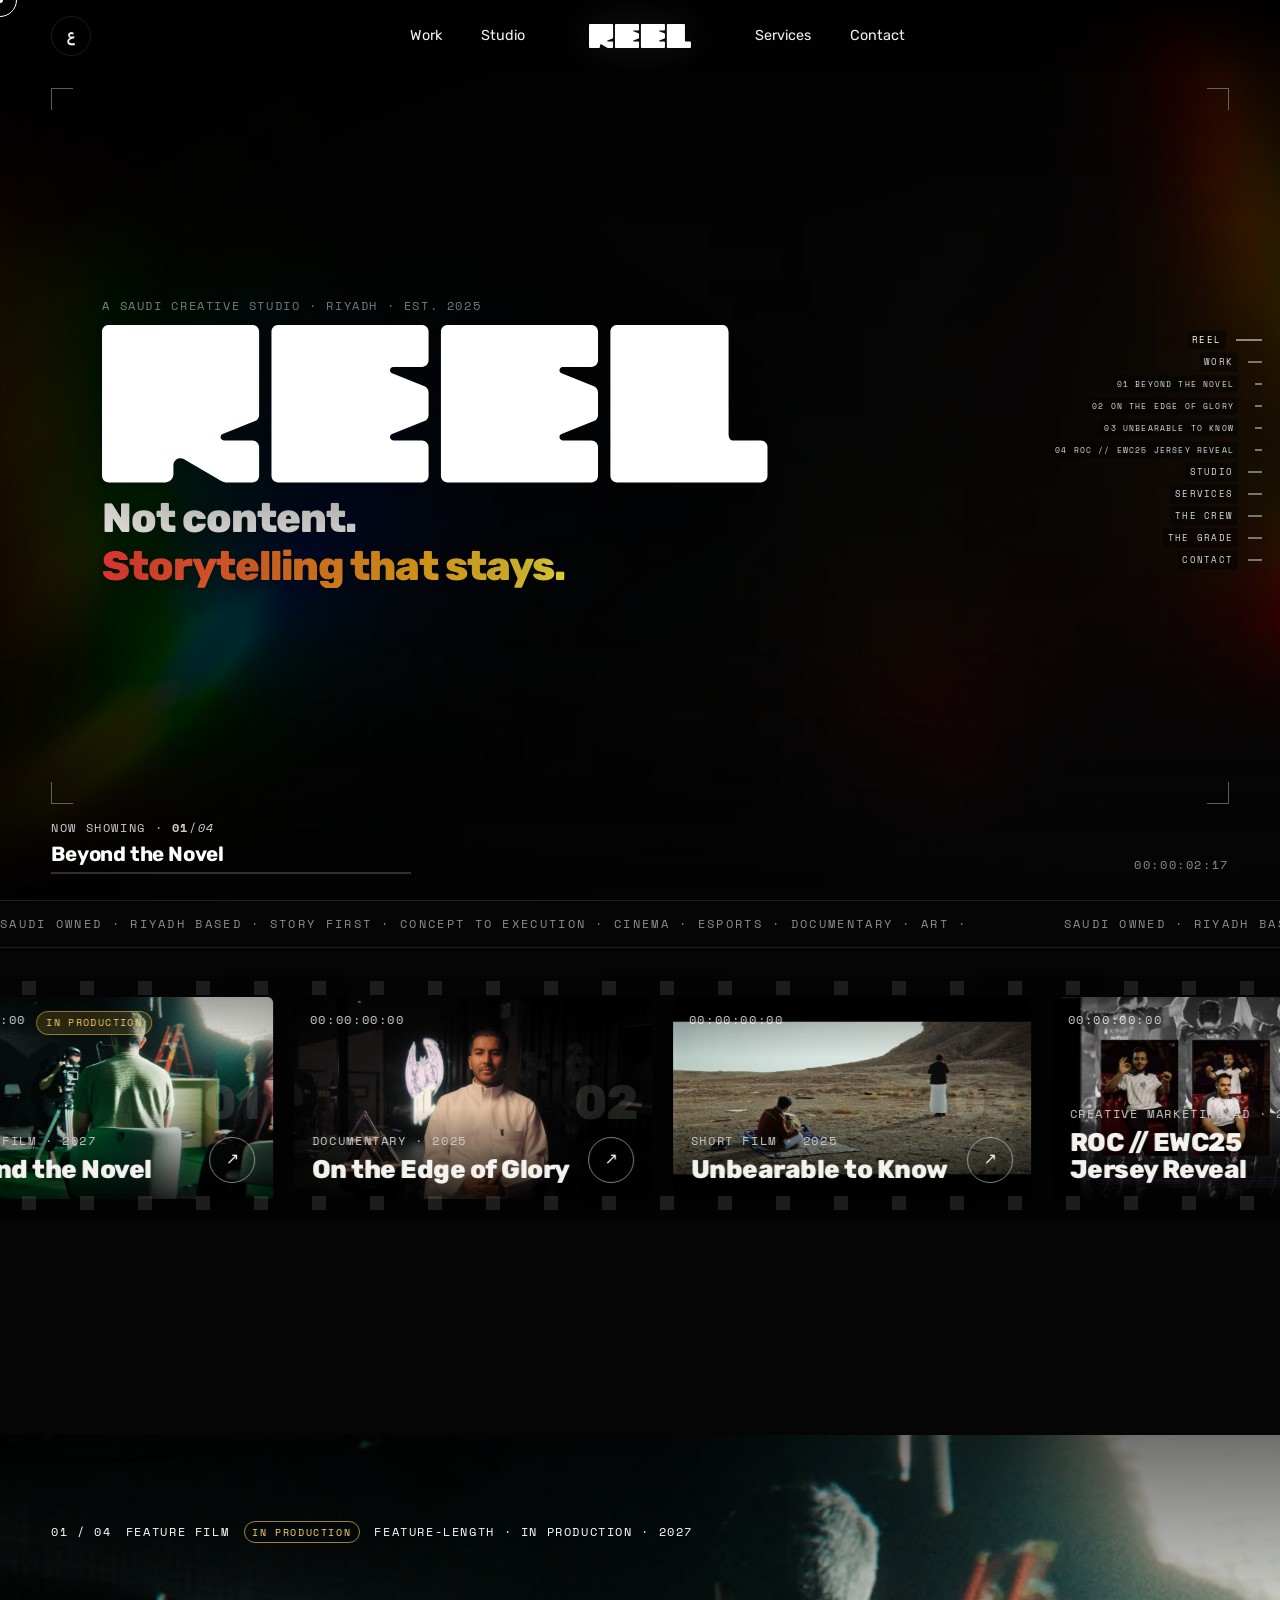
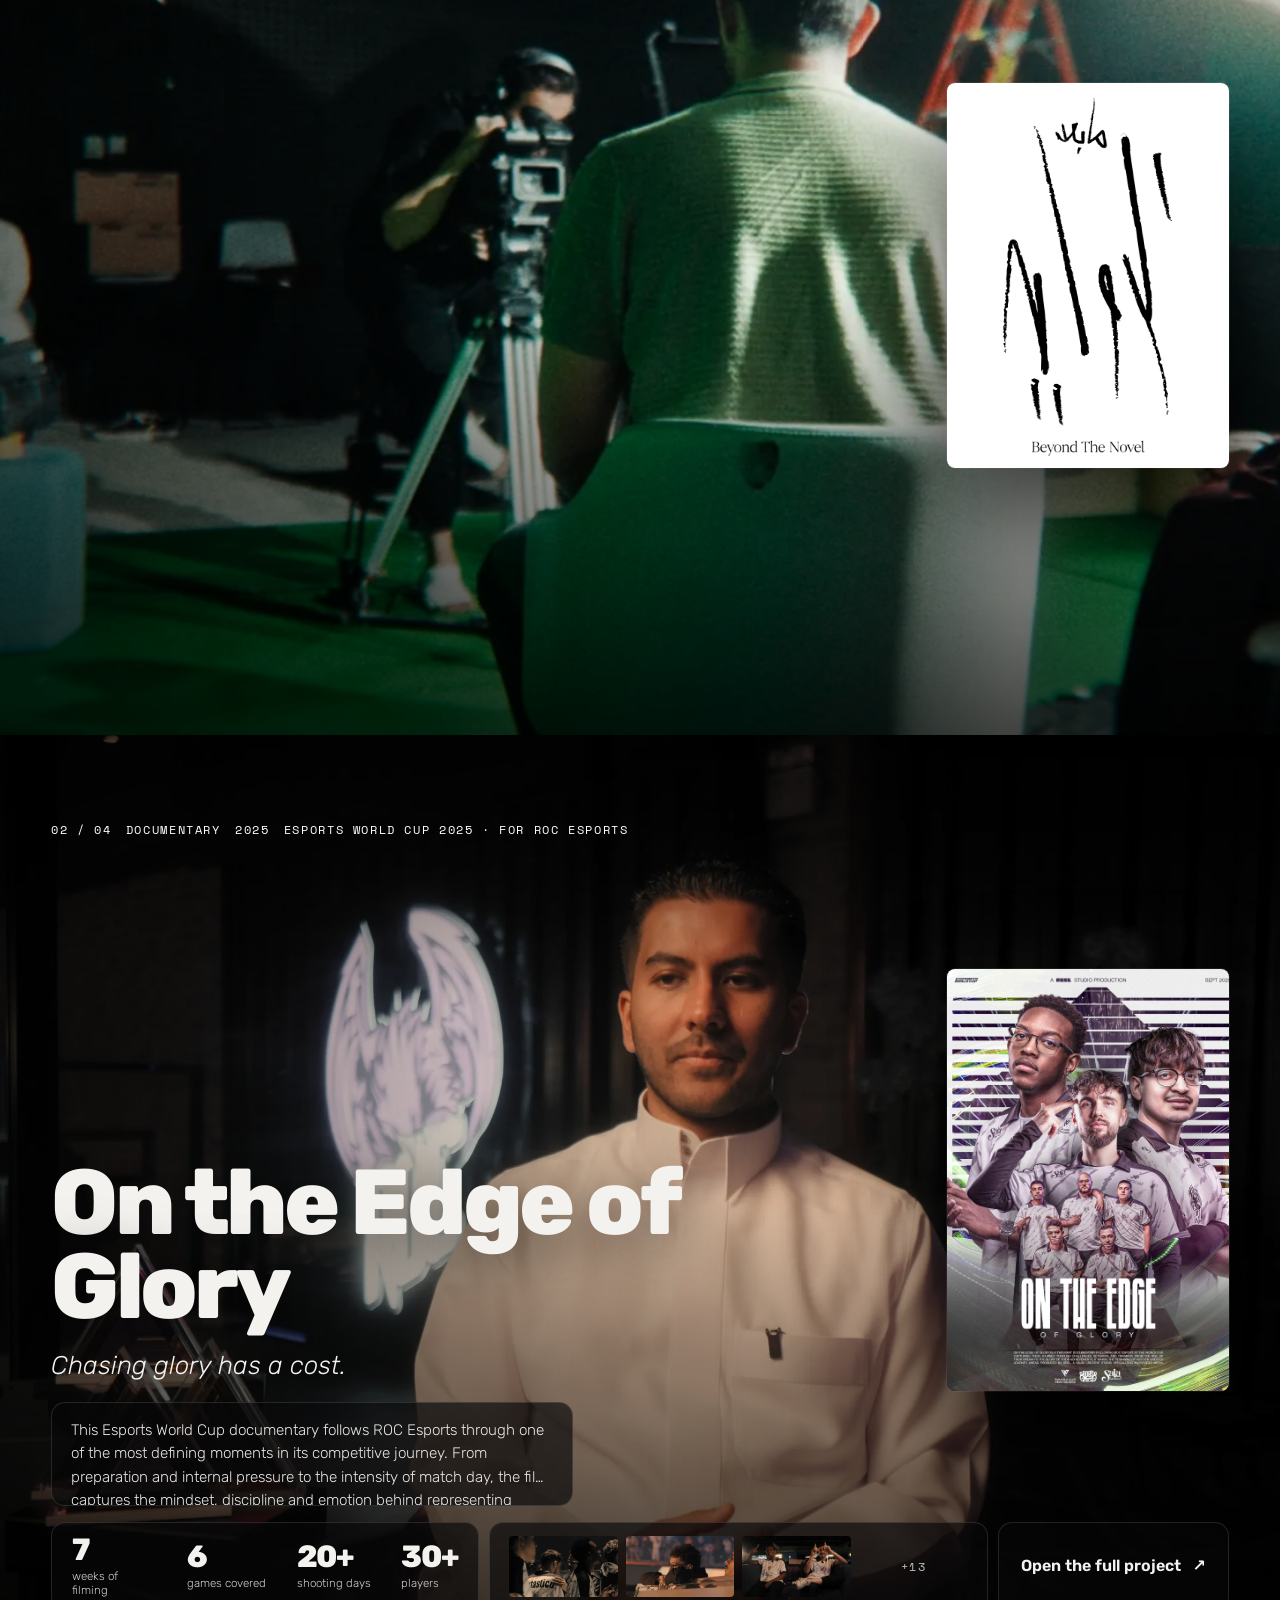
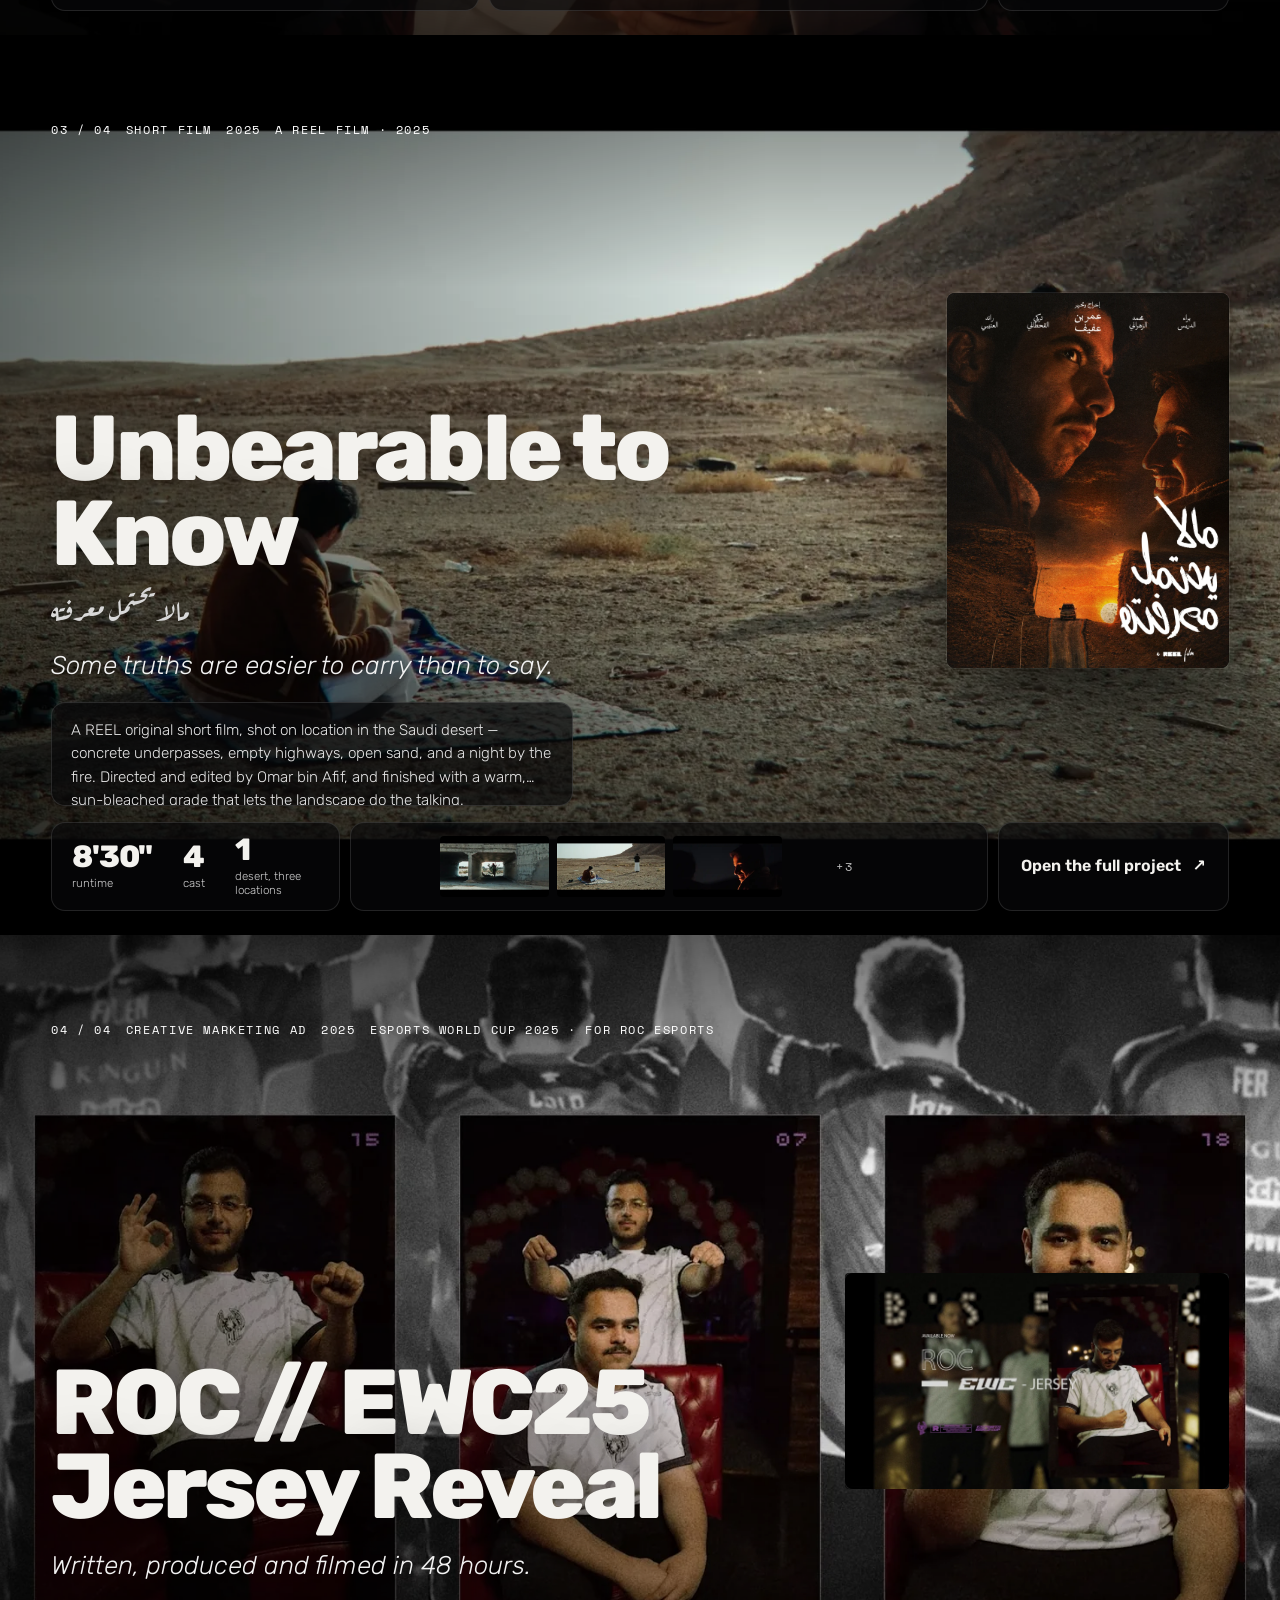
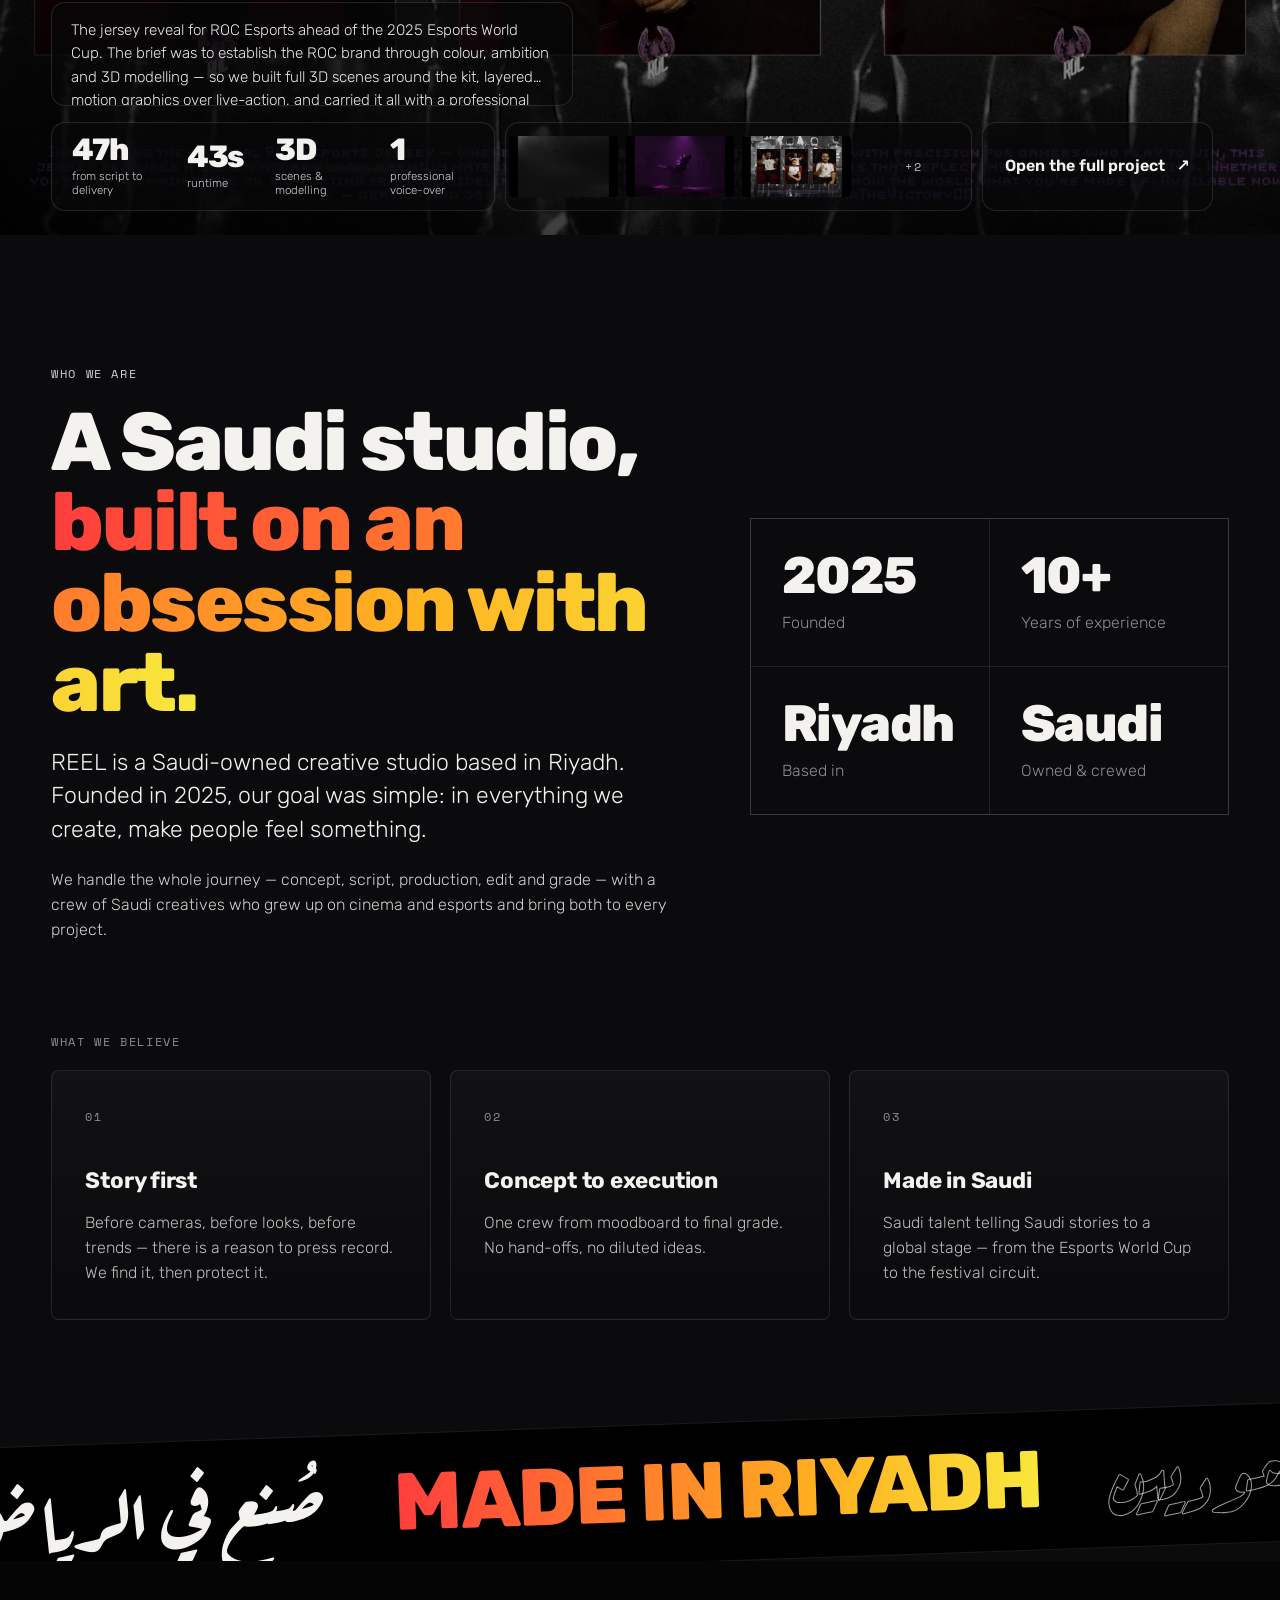
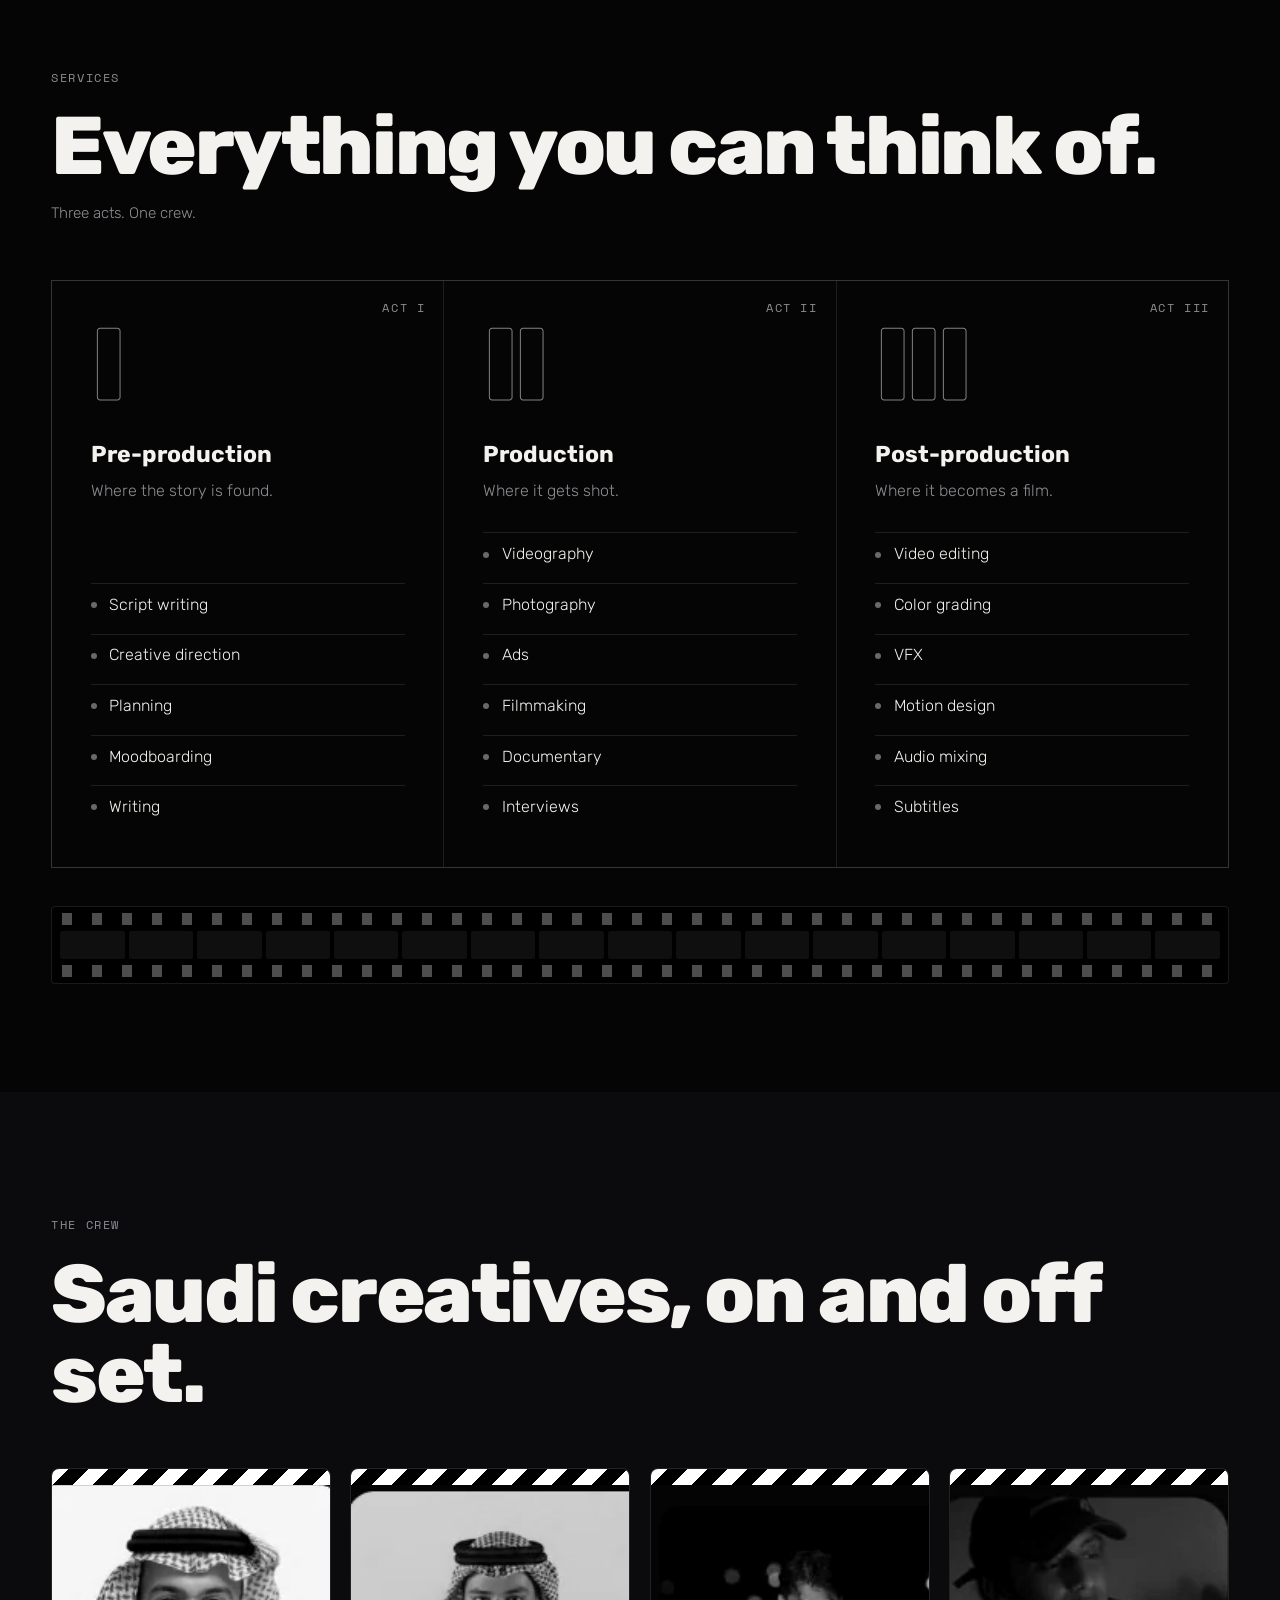
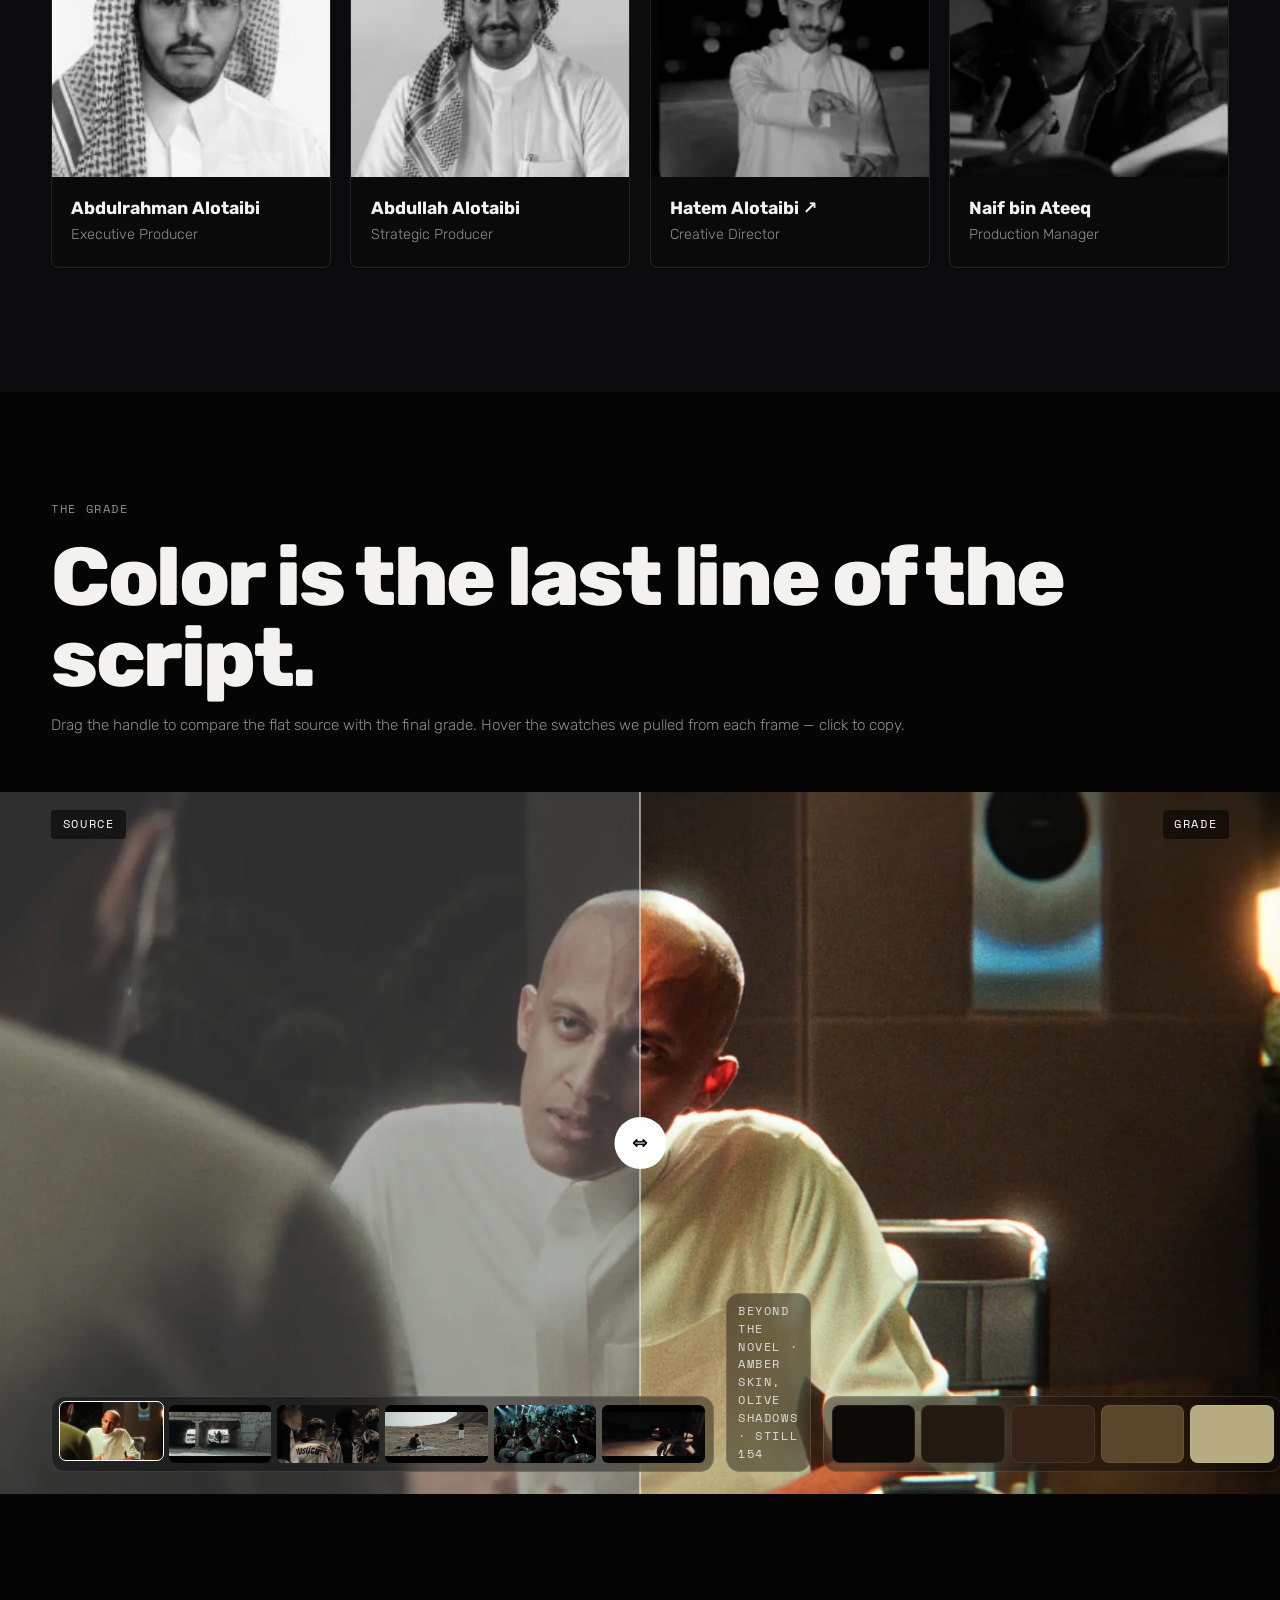
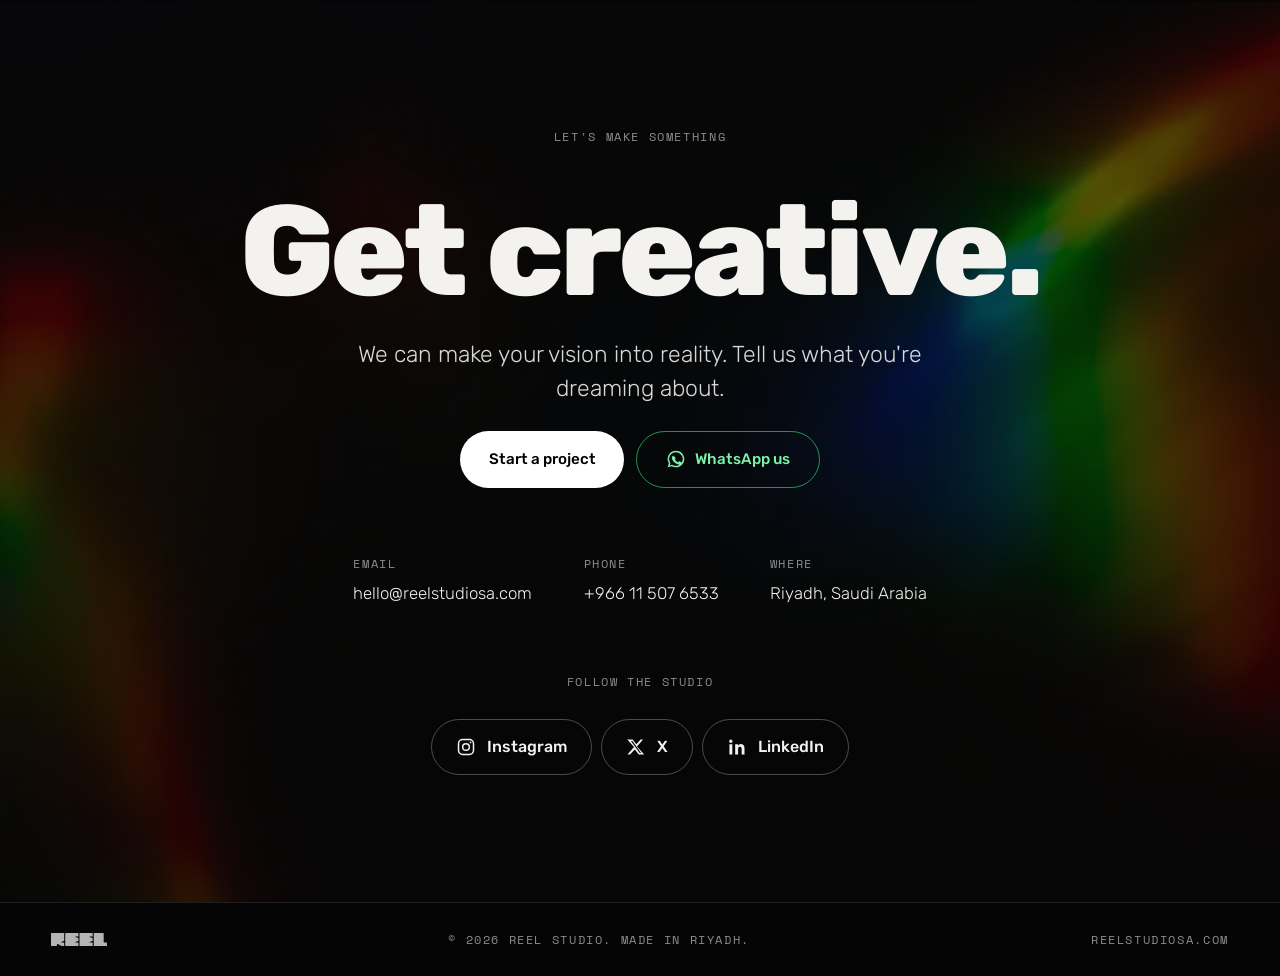
<file: index.html>
<!doctype html>
<html lang="en" dir="ltr" data-lang="en">
<head>
<meta charset="utf-8">
<meta name="viewport" content="width=device-width, initial-scale=1, viewport-fit=cover">
<title>REEL | Saudi creative studio</title>
<meta name="description" content="REEL is a Saudi-owned creative studio in Riyadh. Film, documentary and campaigns — written, shot, graded and delivered by Saudi creatives.">
<meta property="og:type" content="website">
<meta property="og:site_name" content="REEL">
<meta property="og:url" content="https://reelstudiosa.com/">
<meta property="og:title" content="REEL | Saudi creative studio">
<meta property="og:description" content="Not content. Storytelling that stays. A Saudi creative studio in Riyadh.">
<meta property="og:image" content="https://reelstudiosa.com/assets/img/og/home.jpg?v=2">
<meta property="og:image:secure_url" content="https://reelstudiosa.com/assets/img/og/home.jpg?v=2">
<meta property="og:image:type" content="image/jpeg">
<meta property="og:image:width" content="1200">
<meta property="og:image:height" content="630">
<meta property="og:image:alt" content="REEL | Not content. Storytelling that stays.">
<meta name="twitter:card" content="summary_large_image">
<meta name="twitter:title" content="REEL | Saudi creative studio">
<meta name="twitter:description" content="Not content. Storytelling that stays.">
<meta name="twitter:image" content="https://reelstudiosa.com/assets/img/og/home.jpg?v=2">
<meta name="theme-color" content="#050505">
<link rel="icon" href="assets/img/favicon.svg" type="image/svg+xml">
<link rel="preconnect" href="https://fonts.googleapis.com">
<link rel="preconnect" href="https://fonts.gstatic.com" crossorigin>
<link href="https://fonts.googleapis.com/css2?family=Rubik:ital,wght@0,300..900;1,300..900&family=Aref+Ruqaa:wght@400;700&family=Space+Mono:wght@400;700&display=swap" rel="stylesheet">
<link rel="stylesheet" href="css/style.css?v=19">
</head>
<body>

<!-- Academy leader / preloader -->
<div id="loader" aria-hidden="true"><img class="leader-logo" src="assets/img/logo.svg" alt=""></div>

<div id="cursor" aria-hidden="true"><div class="c-dot"></div><div class="c-ring"></div><div class="c-label"></div></div>
<i id="progress" aria-hidden="true"></i>
<nav id="rail" aria-label="Sections"></nav>

<header id="nav">
  <a class="nav-lang" href="#" id="langToggle" aria-label="Switch language"><span data-i18n="lang_switch">ع</span></a>
  <nav class="nav-links">
    <a href="#work" data-i18n="nav_work">Work</a>
    <a href="#studio" data-i18n="nav_studio">Studio</a>
  </nav>
  <a class="nav-logo" href="#top" aria-label="REEL home"><img src="assets/img/logo.svg" alt="REEL"></a>
  <nav class="nav-links">
    <a href="#services" data-i18n="services_kicker">Services</a>
    <a href="#contact" data-i18n="nav_contact">Contact</a>
  </nav>
  <button class="nav-burger" id="burger" aria-label="Menu"><span></span><span></span></button>
  <div class="nav-mobile" id="navMobile">
    <a href="#work" data-i18n="nav_work">Work</a>
    <a href="#studio" data-i18n="nav_studio">Studio</a>
    <a href="#services" data-i18n="services_kicker">Services</a>
    <a href="#grade" data-i18n="grade_kicker">The grade</a>
    <a href="#contact" data-i18n="nav_contact">Contact</a>
  </div>
</header>

<main id="top">

  <!-- HERO: full-screen showreel -->
  <section id="hero" data-rail="REEL">
    <div class="hero-bg" aria-hidden="true">
      <video class="hero-video" id="heroVideo" autoplay muted loop playsinline preload="auto" poster="assets/video/showreel-poster.jpg" src="assets/video/showreel.mp4"></video>
      <div class="hero-wash" id="heroWash"></div>
      <div class="hero-vignette"></div>
    </div>
    <div class="hero-inner">
      <p class="kicker mono reveal" data-i18n="hero_kicker">A Saudi creative studio · Riyadh · Est. 2025</p>
      <h1 class="hero-logo reveal"><img src="assets/img/logo.svg" alt="REEL"></h1>
      <h2 class="hero-title">
        <span class="line"><span data-i18n="hero_line1">Not content.</span></span>
        <span class="line"><span class="prism-text" data-i18n="hero_line2">Storytelling that stays.</span></span>
      </h2>
    </div>
    <div class="hero-foot">
      <a class="hero-now" id="heroNow" href="#work" data-cursor="OPEN">
        <span class="mono"><span data-i18n="now_showing">Now showing</span> · <b id="heroNowIdx">01</b>/<i id="heroNowN">04</i></span>
        <strong id="heroNowTitle"></strong>
        <span class="hero-now-bar"><i id="heroNowBar"></i></span>
      </a>
      <div class="hero-tc mono"><span id="heroTC">00:00:00:00</span></div>
    </div>
    <div class="hero-frame" aria-hidden="true"><span class="corner tl"></span><span class="corner tr"></span><span class="corner bl"></span><span class="corner br"></span></div>
  </section>

  <div class="marquee" aria-hidden="true"><div class="marquee-track"><span data-i18n="marquee"></span><span data-i18n="marquee"></span><span data-i18n="marquee"></span></div></div>

  <!-- WORK: reel strip -->
  <section id="work" data-rail-key="nav_work">
    <div class="reelstrip" id="reelstrip" data-cursor="DRAG">
      <div class="reelstrip-track" id="reelTrack"></div>
    </div>
  </section>

  <!-- SHOWCASE: scroll through the projects, page theme follows -->
  <section id="showcase">
    <div class="show-intro section-head">
      <p class="kicker mono" data-i18n="show_kicker">In detail</p>
      <h2 class="h2" data-i18n="show_title">Scroll through the reel.</h2>
    </div>
    <div id="chapters"></div>
  </section>

  <!-- STUDIO -->
  <section id="studio" data-rail-key="nav_studio">
    <div class="studio-grid">
      <div class="studio-text">
        <p class="kicker mono" data-i18n="studio_kicker">Who we are</p>
        <h2 class="h2"><span data-i18n="studio_title_a">A Saudi studio,</span><br><em class="prism-text" data-i18n="studio_title_b">built on an obsession with art.</em></h2>
        <p class="lead" data-i18n="studio_p1"></p>
        <p data-i18n="studio_p2"></p>
      </div>
      <div class="studio-stats" id="studioStats"></div>
    </div>
    <div class="values" id="values">
      <p class="kicker mono" data-i18n="values_kicker">What we believe</p>
      <div class="values-grid">
        <article class="value tilt"><span class="mono">01</span><h3 data-i18n="v1_t"></h3><p data-i18n="v1_p"></p></article>
        <article class="value tilt"><span class="mono">02</span><h3 data-i18n="v2_t"></h3><p data-i18n="v2_p"></p></article>
        <article class="value tilt"><span class="mono">03</span><h3 data-i18n="v3_t"></h3><p data-i18n="v3_p"></p></article>
      </div>
    </div>
    <div class="ksa-band" aria-hidden="true">
      <div class="ksa-track"><span>صُنع في الرياض</span><span>MADE IN RIYADH</span><span>مبدعين سعوديين</span><span>SAUDI CREATIVES</span><span>صُنع في الرياض</span><span>MADE IN RIYADH</span><span>مبدعين سعوديين</span><span>SAUDI CREATIVES</span></div>
    </div>
  </section>

  <!-- SERVICES -->
  <section id="services" data-rail-key="services_kicker">
    <div class="section-head">
      <p class="kicker mono" data-i18n="services_kicker">Services</p>
      <h2 class="h2" data-i18n="services_title">Everything you can think of.</h2>
      <p class="hint" data-i18n="services_sub">Three acts. One crew.</p>
    </div>
    <div class="acts" id="acts"></div>
    <div class="filmstrip" aria-hidden="true"><div class="filmstrip-holes top"></div><div class="filmstrip-cells" id="filmCells"></div><div class="filmstrip-holes bottom"></div></div>
  </section>

  <!-- TEAM -->
  <section id="team" data-rail-key="team_kicker">
    <div class="section-head">
      <p class="kicker mono" data-i18n="team_kicker">The crew</p>
      <h2 class="h2" data-i18n="team_title">Saudi creatives, on and off set.</h2>
    </div>
    <div class="team-grid" id="teamGrid"></div>
  </section>

  <!-- GRADE LAB: full-bleed compare -->
  <section id="grade" data-rail-key="grade_kicker">
    <div class="section-head">
      <p class="kicker mono" data-i18n="grade_kicker">The grade</p>
      <h2 class="h2" data-i18n="grade_title">Color is the last line of the script.</h2>
      <p class="hint" data-i18n="grade_sub"></p>
    </div>
    <div class="grade-lab">
      <div class="compare" id="compare" data-cursor="⇔">
        <img class="cmp-after" id="cmpAfter" alt="">
        <div class="cmp-before-wrap" id="cmpBeforeWrap"><img class="cmp-before" id="cmpBefore" alt=""></div>
        <div class="cmp-handle" id="cmpHandle"><span></span></div>
        <span class="cmp-tag left mono" data-i18n="grade_before">Source</span>
        <span class="cmp-tag right mono" data-i18n="grade_after">Grade</span>
        <input type="range" id="cmpRange" min="0" max="100" value="50" aria-label="Compare">
      </div>
      <aside class="grade-side">
        <div class="grade-list glass" id="gradeList"></div>
        <p class="grade-label mono glass" id="gradeLabel"></p>
        <div class="palette glass" id="palette"></div>
      </aside>
    </div>
  </section>

  <!-- CONTACT -->
  <section id="contact" data-rail-key="nav_contact">
    <div class="hero-bg contact-bg" aria-hidden="true"><div class="hero-wash"></div></div>
    <div class="contact-inner">
      <p class="kicker mono" data-i18n="contact_kicker">Let's make something</p>
      <h2 class="h1 contact-title" data-i18n="contact_title">Get creative.</h2>
      <p class="lead" data-i18n="contact_sub"></p>
      <div class="contact-cta">
        <a class="btn btn-solid" id="mailBtn" href="mailto:hello@reelstudiosa.com?subject=Project%20with%20REEL" data-cursor="✉"><span data-i18n="contact_cta">Start a project</span></a>
        <a class="btn btn-wa" href="https://wa.me/966115076533" target="_blank" rel="noopener" data-cursor="WA"><svg viewBox="0 0 24 24" width="20" height="20" fill="currentColor" aria-hidden="true"><path d="M12 2a10 10 0 0 0-8.6 15.1L2 22l5-1.3A10 10 0 1 0 12 2zm0 1.8a8.2 8.2 0 1 1-4.2 15.3l-.3-.2-3 .8.8-2.9-.2-.3A8.2 8.2 0 0 1 12 3.8zm-3.3 4.4c-.2 0-.5 0-.7.3-.3.3-1 1-1 2.3s1 2.7 1.1 2.9c.2.2 2 3.1 4.9 4.2 2.4.9 2.9.8 3.4.7.5 0 1.7-.7 1.9-1.4.2-.7.2-1.2.2-1.4l-.5-.3-1.8-.9c-.3-.1-.4-.1-.6.1l-.8 1c-.2.2-.3.2-.6.1a6.7 6.7 0 0 1-3.3-2.9c-.2-.4.2-.4.6-1.1.1-.2 0-.4 0-.5l-.9-2c-.2-.5-.4-.4-.6-.4h-.5z"/></svg><span data-i18n="contact_whatsapp">WhatsApp us</span></a>
      </div>
      <div class="contact-grid">
        <div><span class="mono" data-i18n="contact_email">Email</span><a href="mailto:hello@reelstudiosa.com">hello@reelstudiosa.com</a></div>
        <div><span class="mono" data-i18n="contact_phone">Phone</span><a href="tel:+966115076533" dir="ltr">+966 11 507 6533</a></div>
        <div><span class="mono" data-i18n="contact_where">Where</span><a href="https://maps.google.com/?q=Riyadh+Saudi+Arabia" target="_blank" rel="noopener" data-i18n="stat_city_long">Riyadh, Saudi Arabia</a></div>
      </div>
      <p class="kicker mono follow-k" data-i18n="follow">Follow the studio</p>
      <div class="socials" id="socials"></div>
    </div>
  </section>

  <footer>
    <img src="assets/img/logo.svg" alt="REEL" class="foot-logo">
    <p class="mono" data-i18n="footer_rights"></p>
    <a href="https://reelstudiosa.com" class="mono">reelstudiosa.com</a>
  </footer>
</main>

<!-- LIGHTBOX -->
<div id="lightbox" aria-hidden="true">
  <button class="lb-close" aria-label="Close">×</button>
  <button class="lb-prev" aria-label="Previous">‹</button>
  <img id="lbImg" alt="">
  <button class="lb-next" aria-label="Next">›</button>
  <p class="lb-cap mono" id="lbCap"></p>
</div>

<div id="toast" class="mono"></div>
<div id="shutter" aria-hidden="true"></div>

<script src="js/manifest.js?v=19"></script>
<script src="js/data.js?v=19"></script>
<script src="js/app.js?v=19"></script>
</body>
</html>
</file>
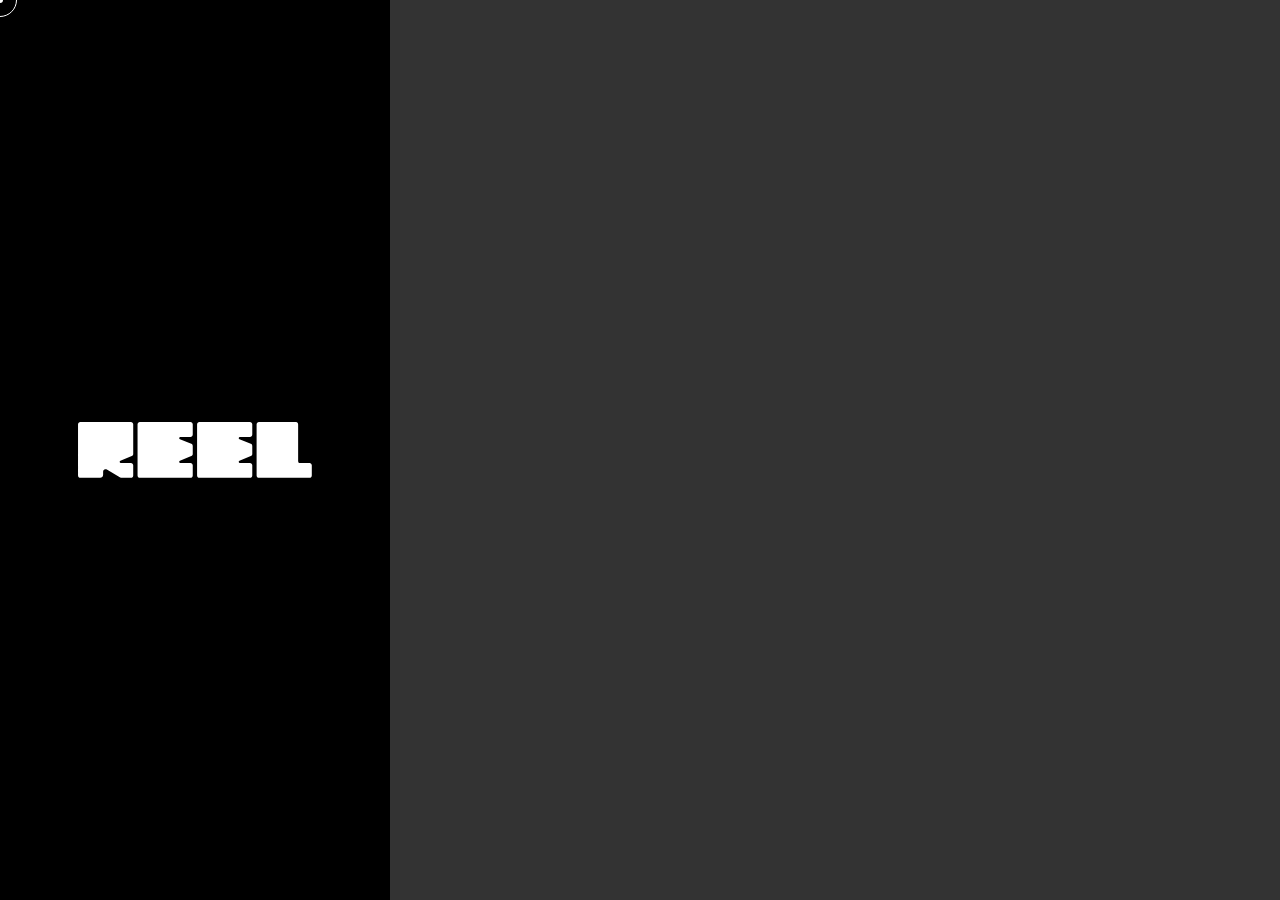
<file: tools/phone.html>
<!doctype html><html><body style="margin:0;background:#333">
<iframe id="f" style="display:block;border:0;width:390px;height:100vh" src=""></iframe>
<script>const p=new URLSearchParams(location.search);document.getElementById('f').src='../'+(p.get('p')||'index.html');</script>
</body></html>
</file>
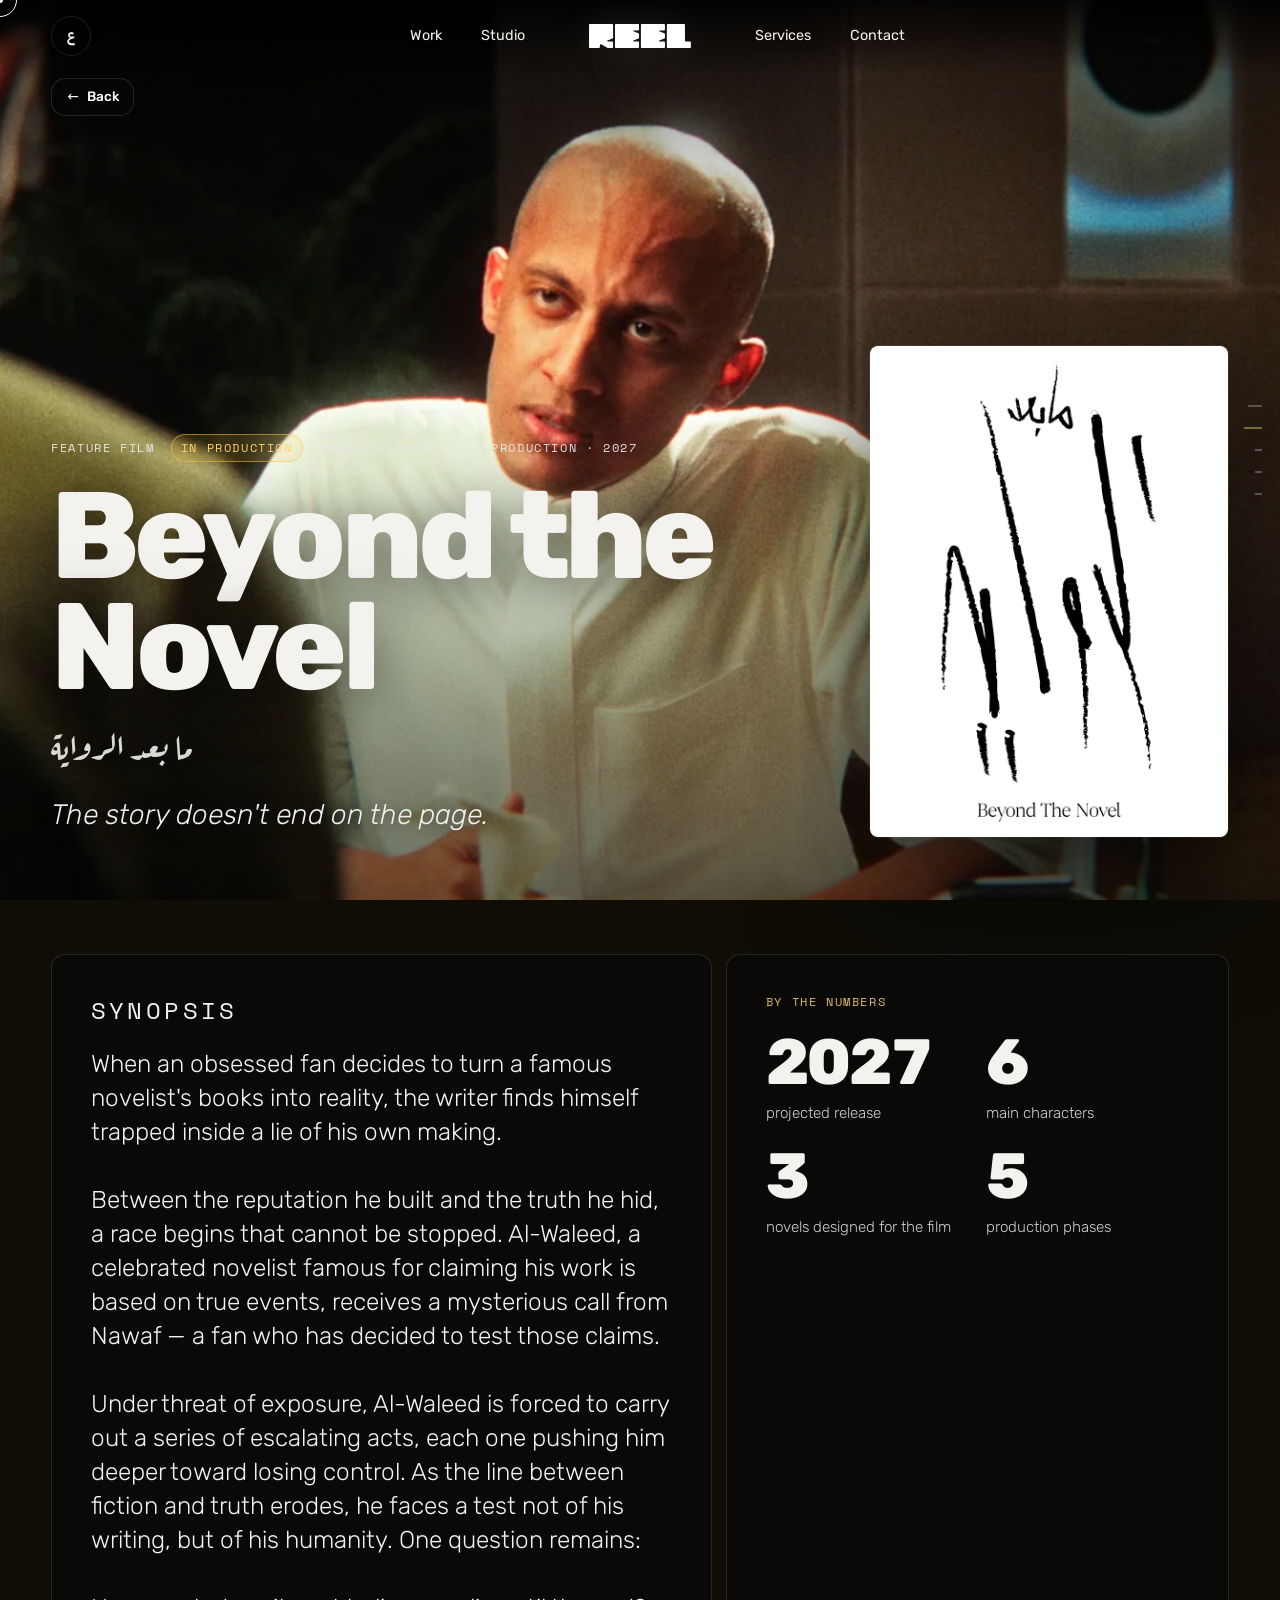
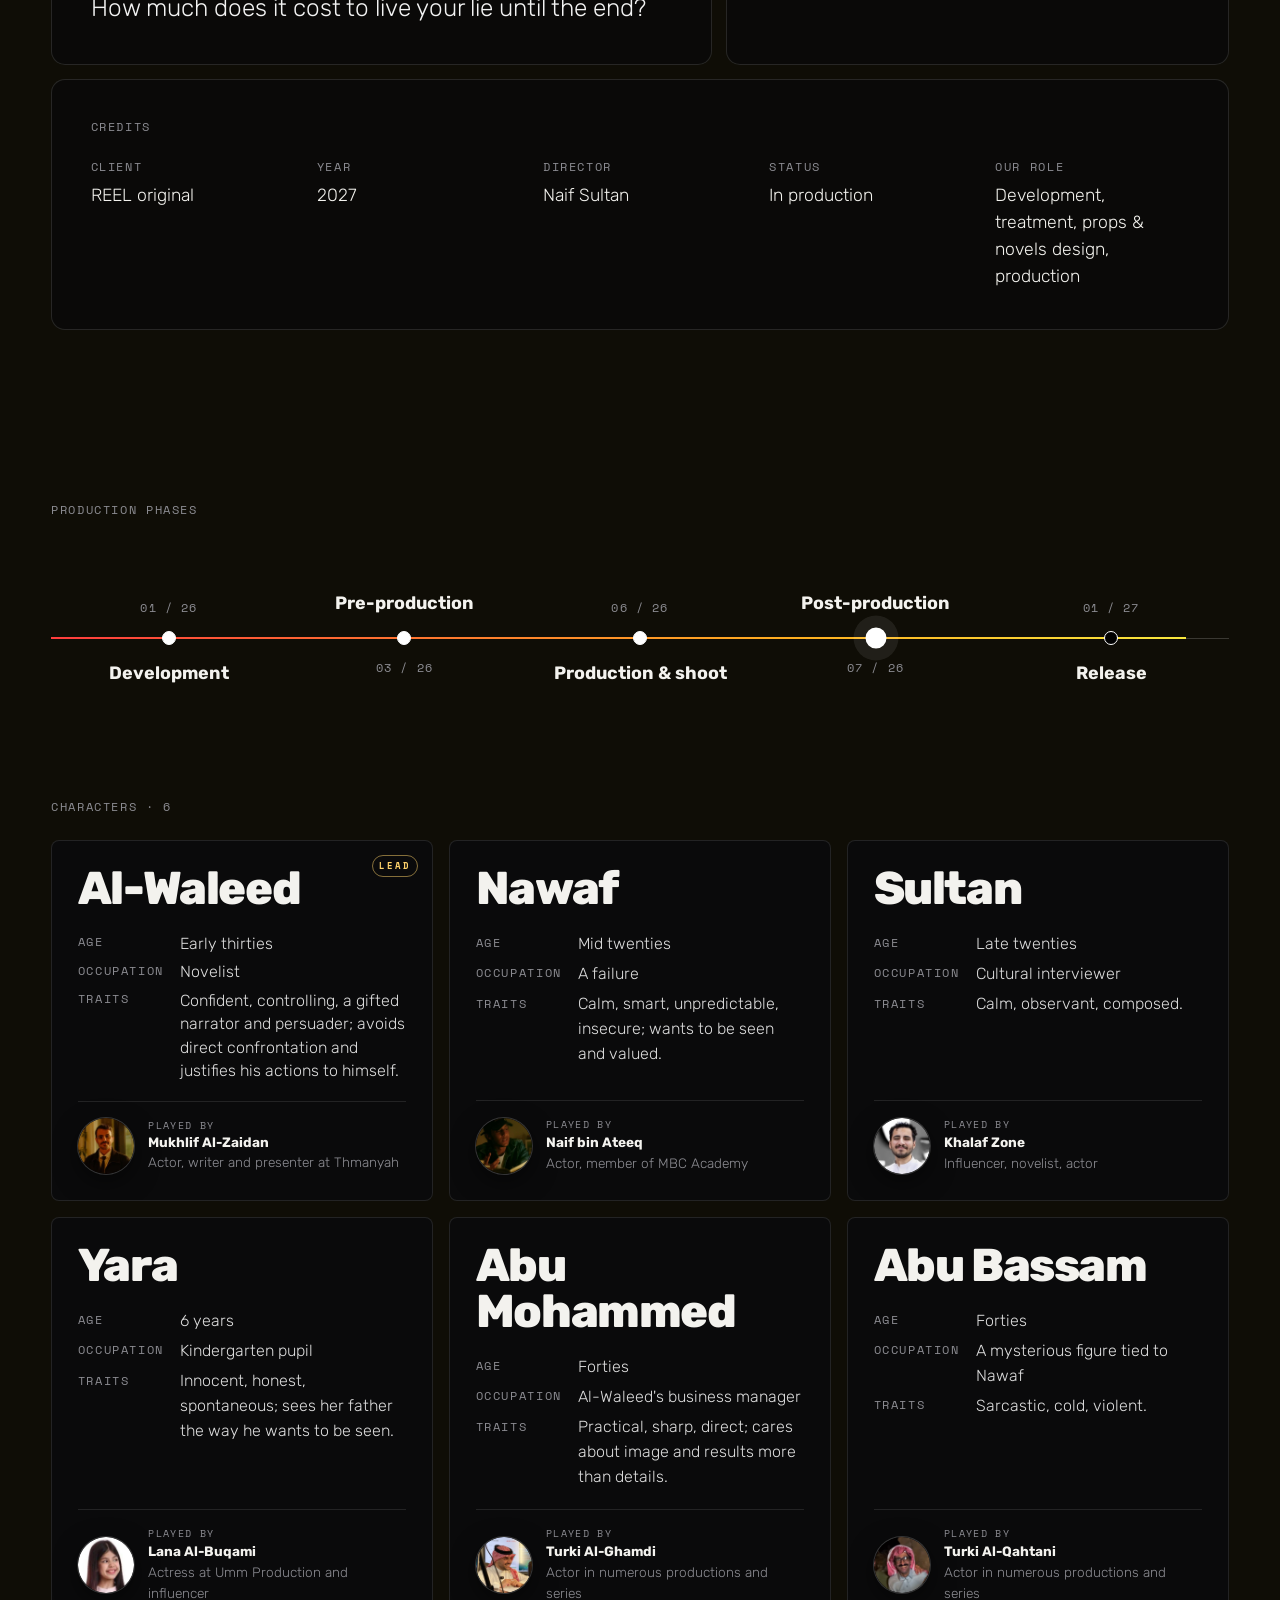
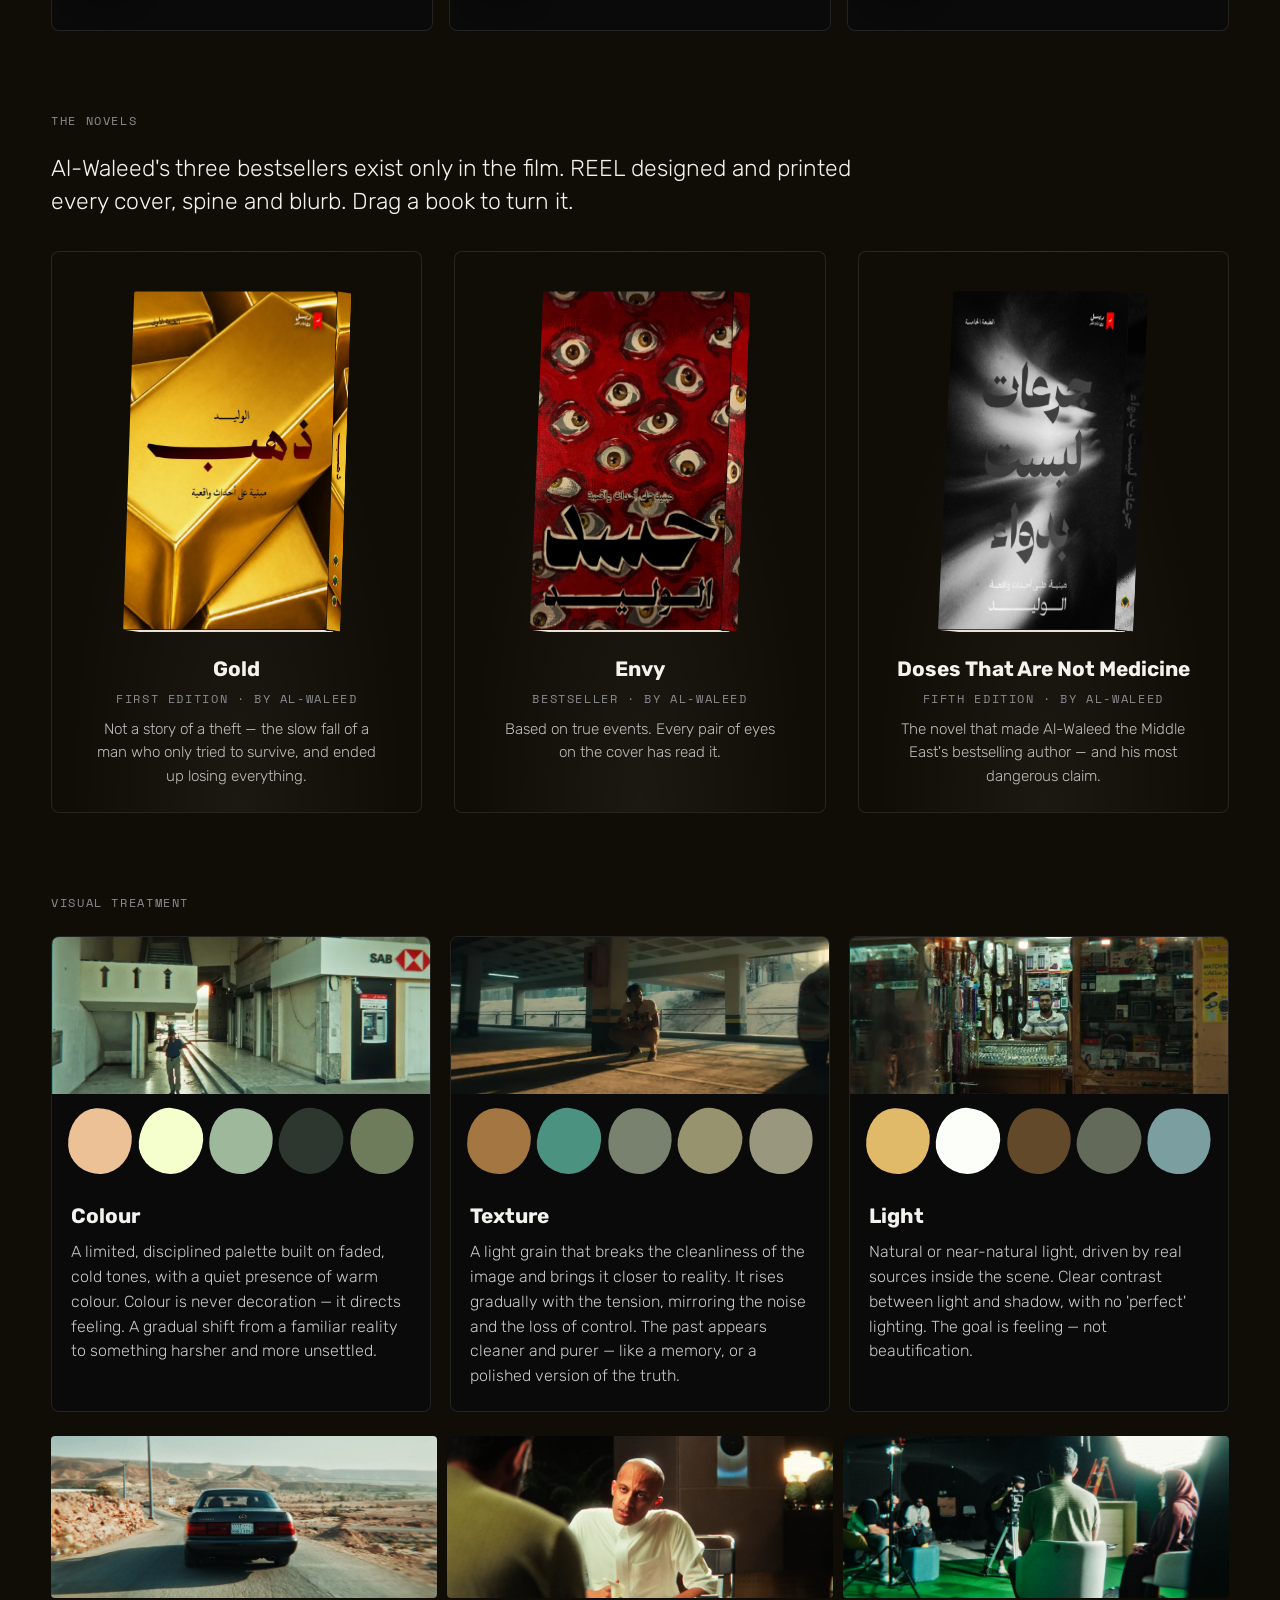
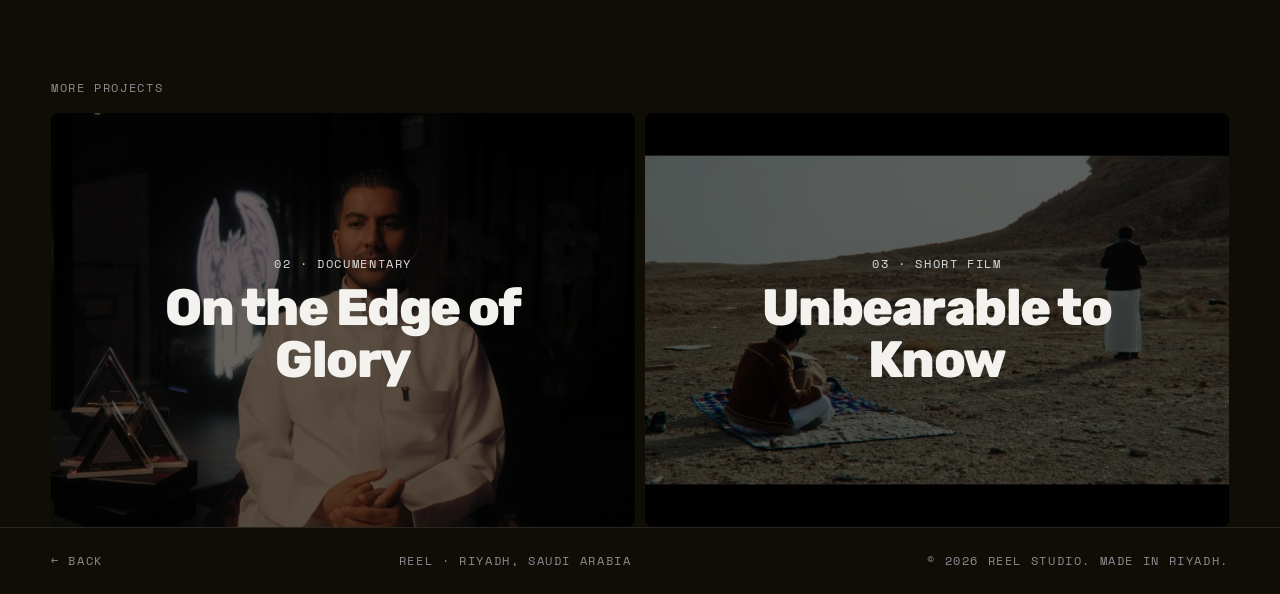
<file: work/beyond-the-novel.html>
<!doctype html>
<html lang="en" dir="ltr" data-lang="en">
<head>
<meta charset="utf-8">
<meta name="viewport" content="width=device-width, initial-scale=1, viewport-fit=cover">
<base href="../">
<title>Beyond the Novel | REEL</title>
<meta name="description" content="The story doesn't end on the page. Beyond the Novel by REEL, a Saudi creative studio in Riyadh.">
<meta property="og:type" content="video.other">
<meta property="og:site_name" content="REEL">
<meta property="og:url" content="https://reelstudiosa.com/work/beyond-the-novel.html">
<meta property="og:title" content="Beyond the Novel | REEL">
<meta property="og:description" content="The story doesn't end on the page.">
<meta property="og:image" content="https://reelstudiosa.com/assets/img/og/beyond-the-novel.jpg?v=2">
<meta property="og:image:secure_url" content="https://reelstudiosa.com/assets/img/og/beyond-the-novel.jpg?v=2">
<meta property="og:image:type" content="image/jpeg">
<meta property="og:image:width" content="1200">
<meta property="og:image:height" content="630">
<meta property="og:image:alt" content="Beyond the Novel | REEL">
<meta name="twitter:card" content="summary_large_image">
<meta name="twitter:title" content="Beyond the Novel | REEL">
<meta name="twitter:description" content="The story doesn't end on the page.">
<meta name="twitter:image" content="https://reelstudiosa.com/assets/img/og/beyond-the-novel.jpg?v=2">
<meta name="theme-color" content="#050505">
<link rel="icon" href="assets/img/favicon.svg" type="image/svg+xml">
<link rel="preconnect" href="https://fonts.googleapis.com">
<link rel="preconnect" href="https://fonts.gstatic.com" crossorigin>
<link href="https://fonts.googleapis.com/css2?family=Rubik:ital,wght@0,300..900;1,300..900&family=Aref+Ruqaa:wght@400;700&family=Space+Mono:wght@400;700&display=swap" rel="stylesheet">
<link rel="stylesheet" href="css/style.css?v=19">
</head>
<body data-project="beyond-the-novel" data-theme="feature">
<div id="cursor" aria-hidden="true"><div class="c-dot"></div><div class="c-ring"></div><div class="c-label"></div></div>
<i id="progress" aria-hidden="true"></i>
<nav id="rail" aria-label="Sections"></nav>

<header id="nav">
  <a class="nav-lang" href="#" id="langToggle" aria-label="Switch language"><span data-i18n="lang_switch">ع</span></a>
  <nav class="nav-links">
    <a href="index.html#work" data-i18n="nav_work">Work</a>
    <a href="index.html#studio" data-i18n="nav_studio">Studio</a>
  </nav>
  <a class="nav-logo" href="index.html" aria-label="REEL home"><img src="assets/img/logo.svg" alt="REEL"></a>
  <nav class="nav-links">
    <a href="index.html#services" data-i18n="services_kicker">Services</a>
    <a href="index.html#contact" data-i18n="nav_contact">Contact</a>
  </nav>
  <button class="nav-burger" id="burger" aria-label="Menu"><span></span><span></span></button>
  <div class="nav-mobile" id="navMobile">
    <a href="index.html#work" data-i18n="nav_work">Work</a>
    <a href="index.html#studio" data-i18n="nav_studio">Studio</a>
    <a href="index.html#services" data-i18n="services_kicker">Services</a>
    <a href="index.html#grade" data-i18n="grade_kicker">The grade</a>
    <a href="index.html#contact" data-i18n="nav_contact">Contact</a>
  </div>
</header>

<main id="projectPage" class="project page">
  <div class="project-scroll" id="projectScroll">
    <noscript><h1>Beyond the Novel</h1><p>The story doesn't end on the page.</p></noscript>
  </div>
</main>

<div id="lightbox" aria-hidden="true">
  <button class="lb-close" aria-label="Close">×</button>
  <button class="lb-prev" aria-label="Previous">‹</button>
  <img id="lbImg" alt="">
  <button class="lb-next" aria-label="Next">›</button>
  <p class="lb-cap mono" id="lbCap"></p>
</div>
<div id="toast" class="mono"></div>
<div id="shutter" class="covered" aria-hidden="true"></div>

<script src="js/manifest.js?v=19"></script>
<script src="js/data.js?v=19"></script>
<script src="js/app.js?v=19"></script>
</body>
</html>
</file>
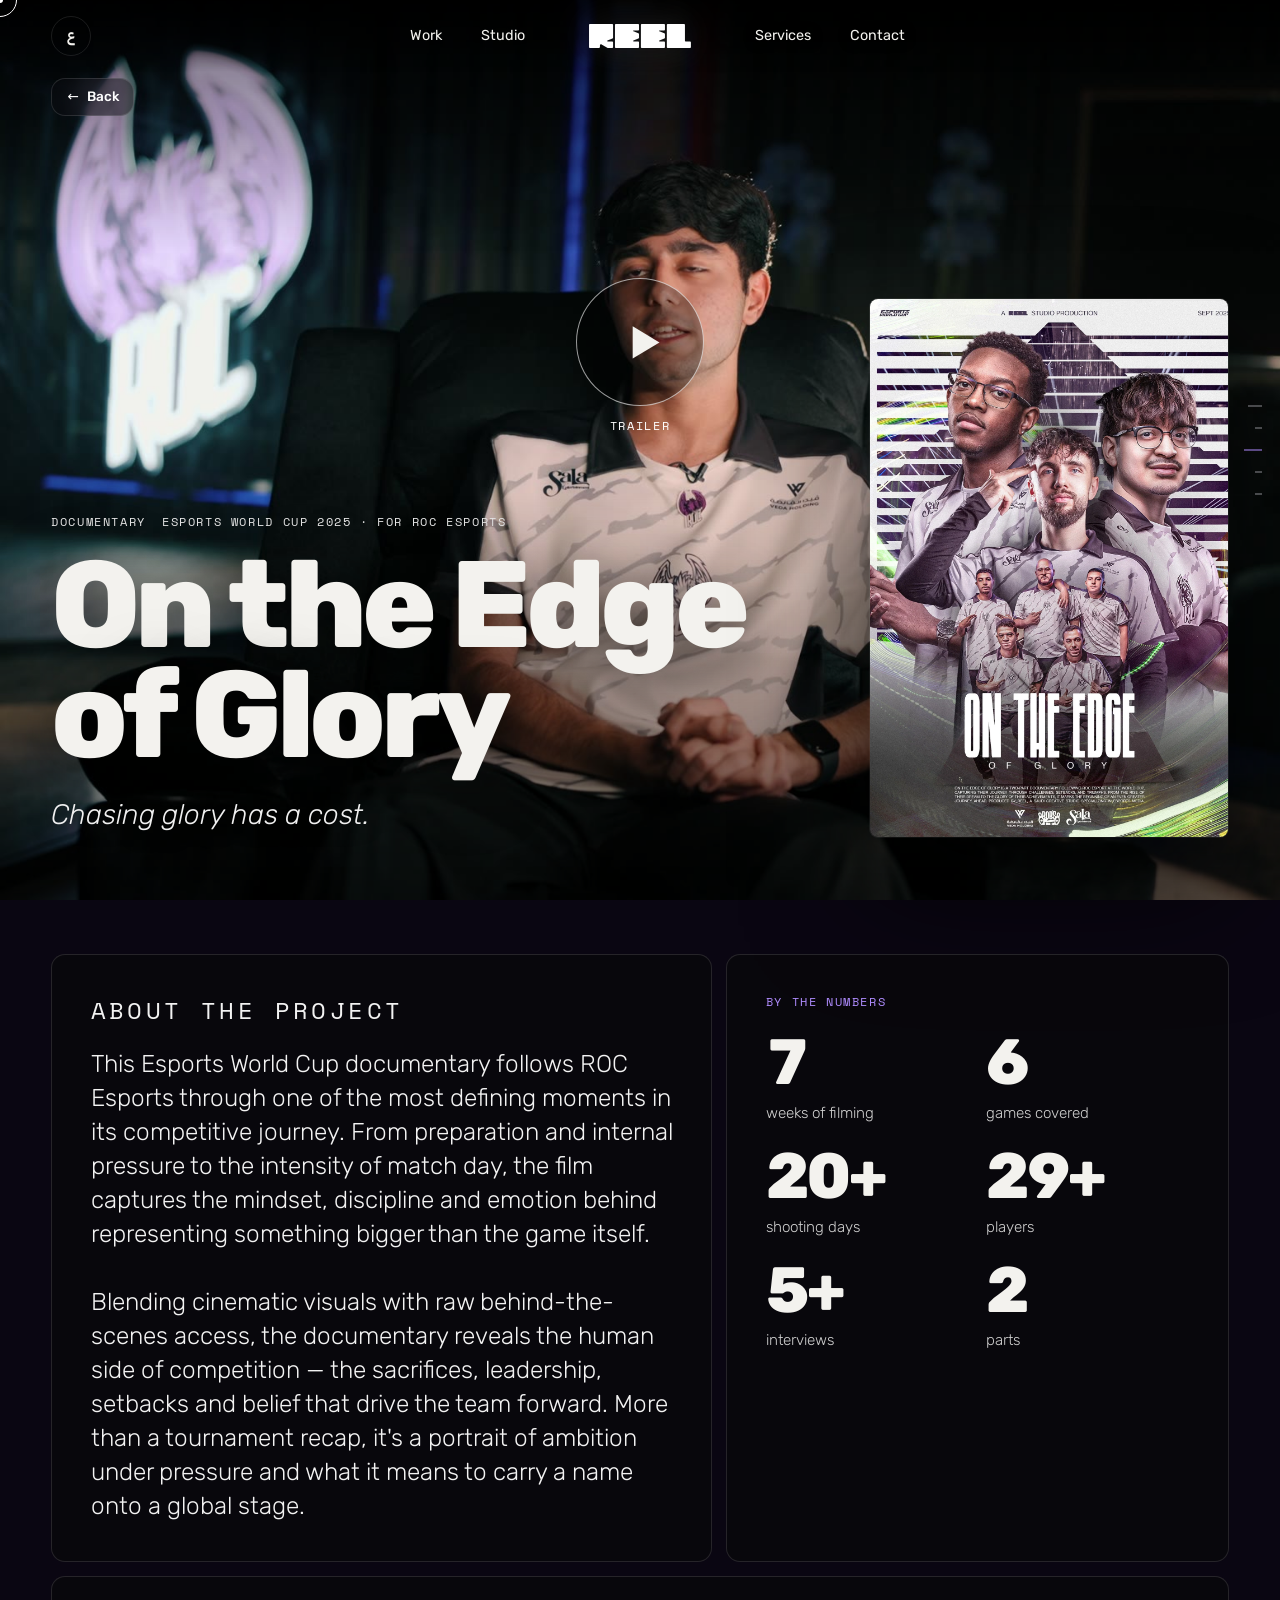
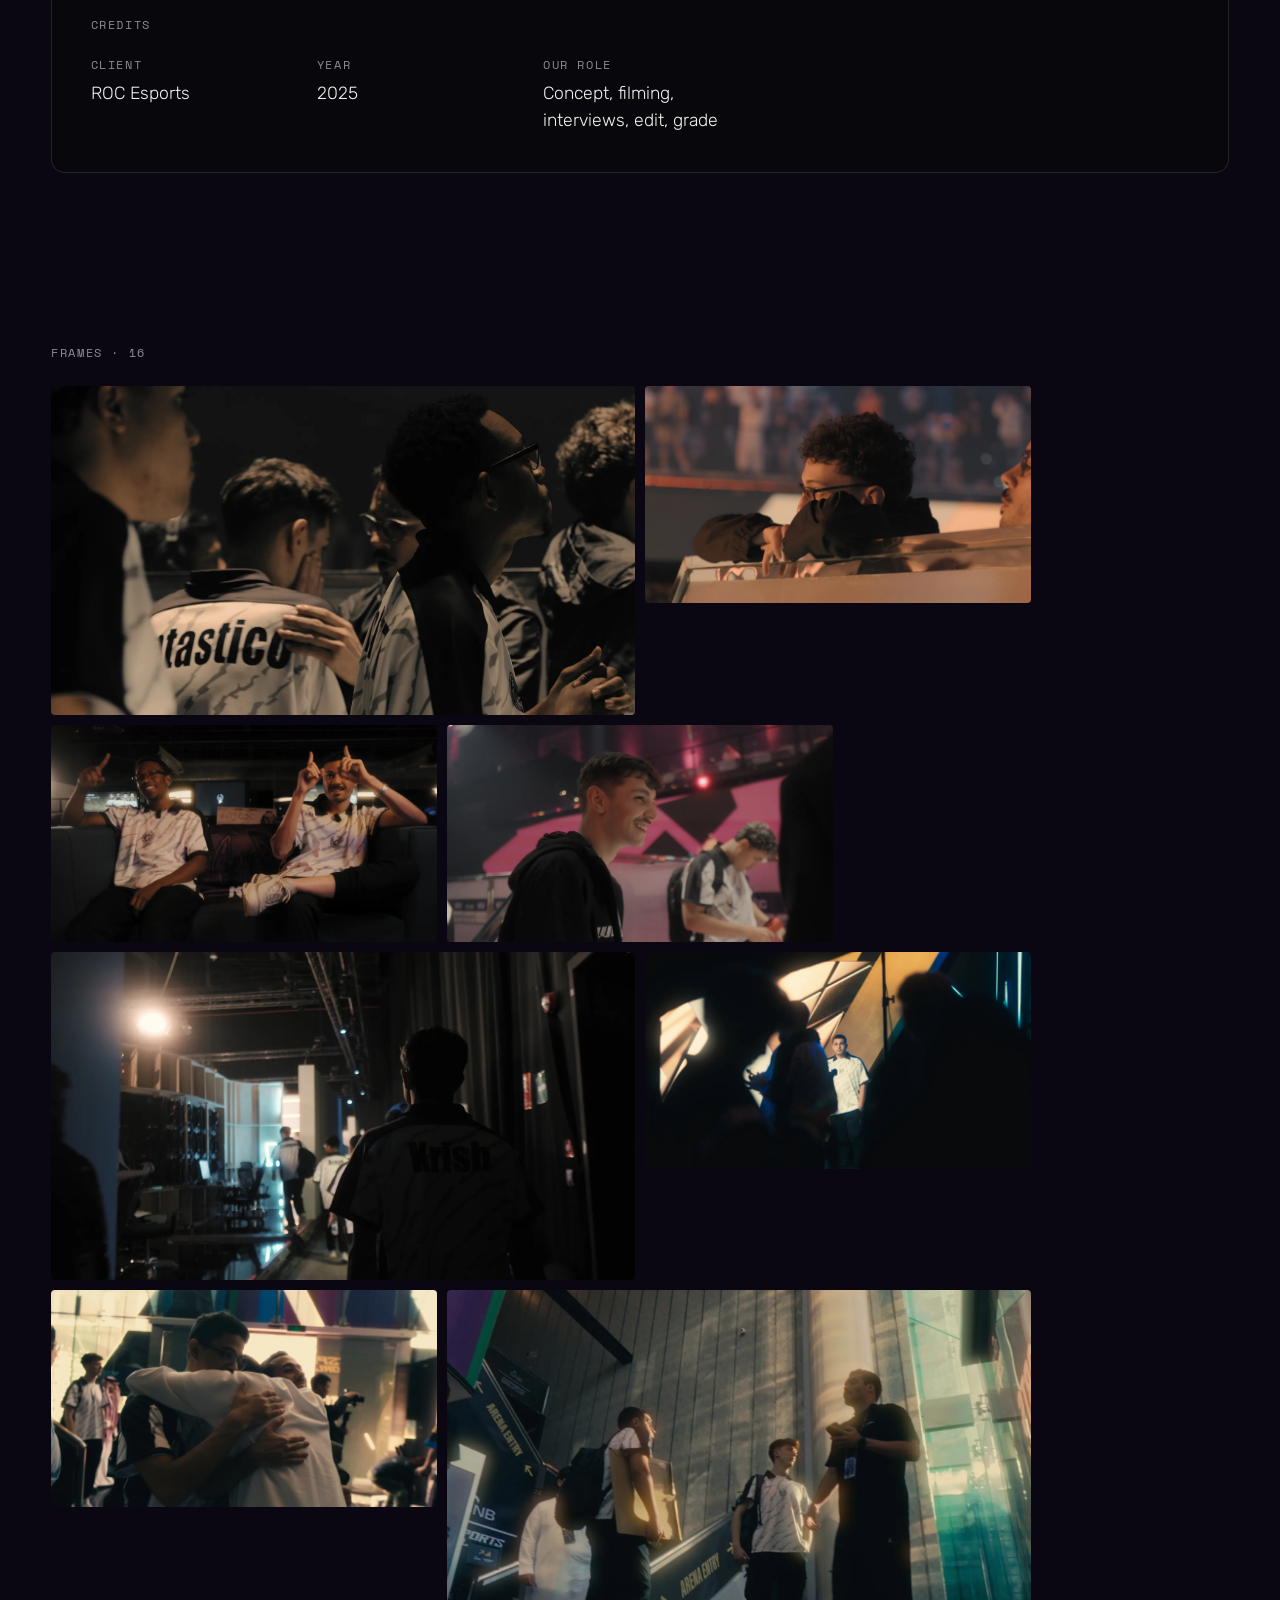
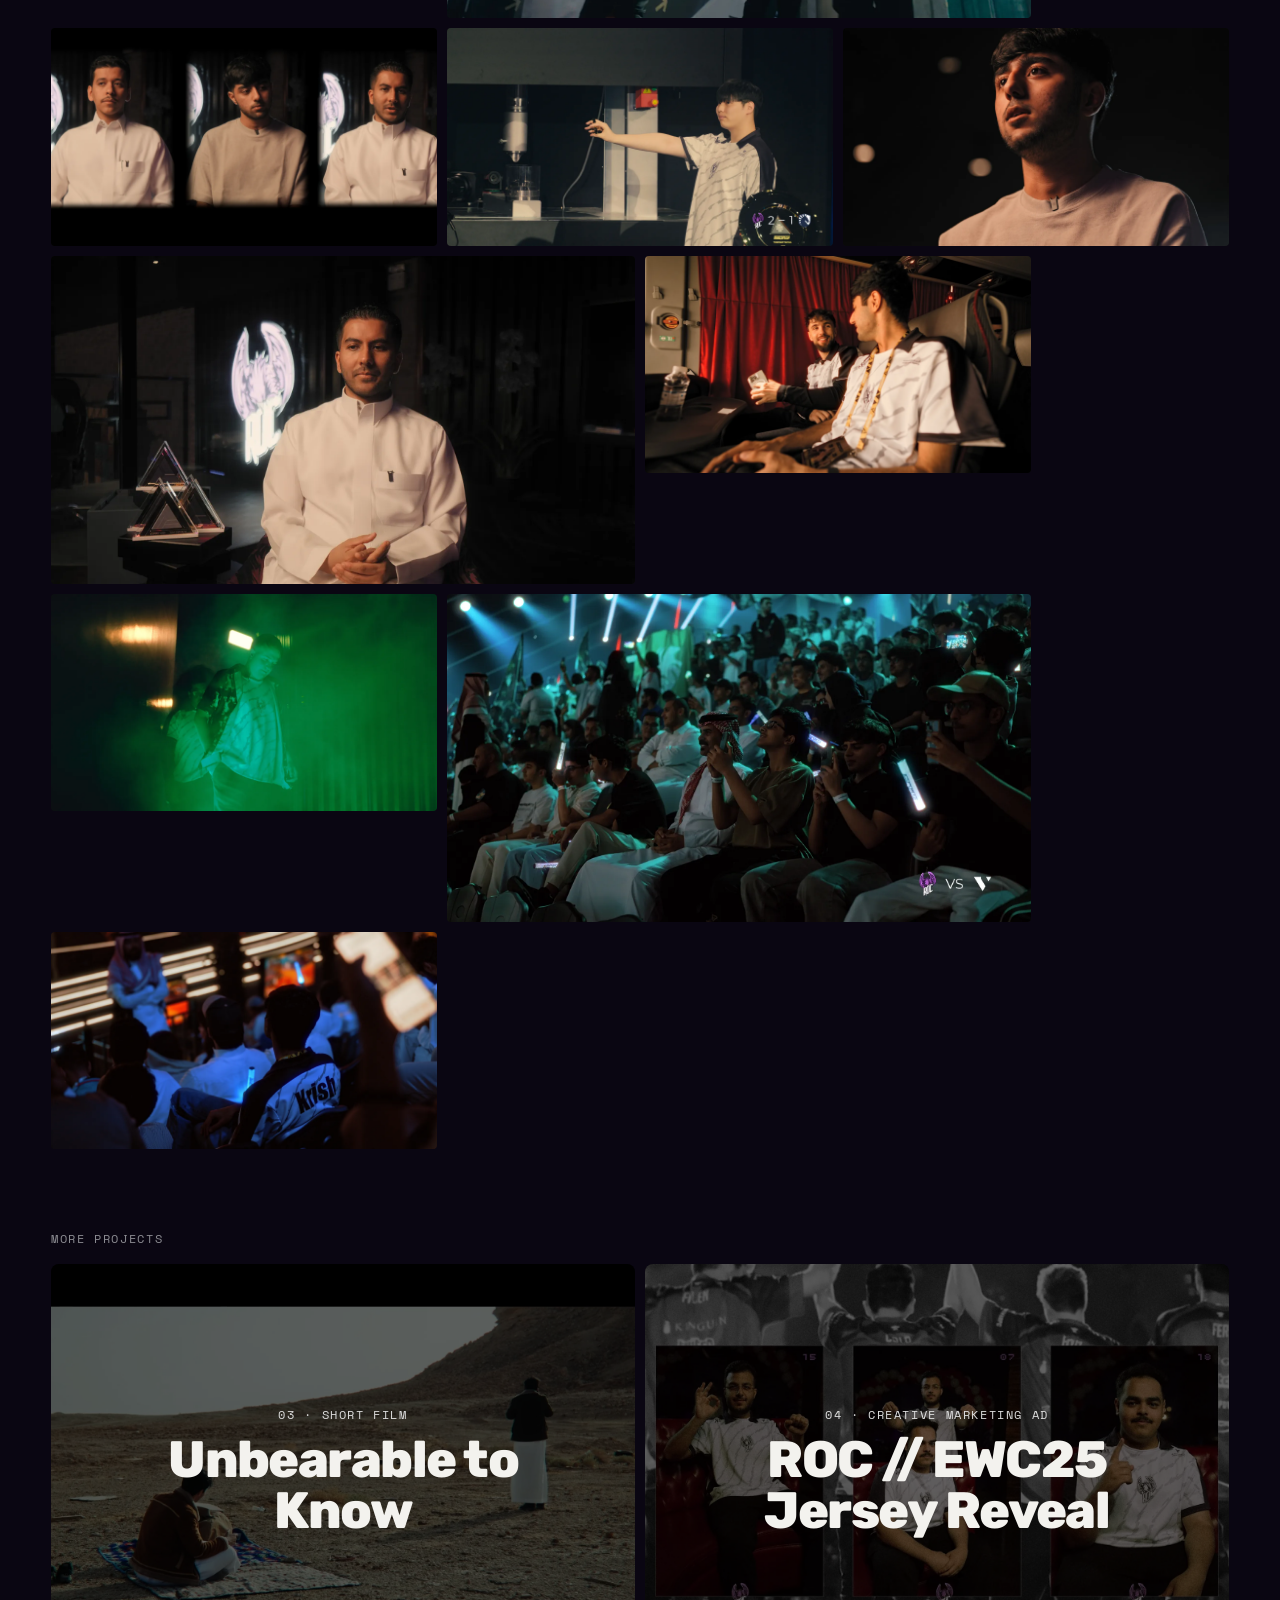
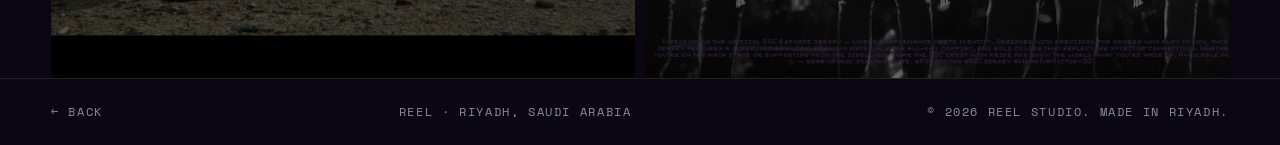
<file: work/on-the-edge-of-glory.html>
<!doctype html>
<html lang="en" dir="ltr" data-lang="en">
<head>
<meta charset="utf-8">
<meta name="viewport" content="width=device-width, initial-scale=1, viewport-fit=cover">
<base href="../">
<title>On the Edge of Glory | REEL</title>
<meta name="description" content="Chasing glory has a cost. On the Edge of Glory by REEL, a Saudi creative studio in Riyadh.">
<meta property="og:type" content="video.other">
<meta property="og:site_name" content="REEL">
<meta property="og:url" content="https://reelstudiosa.com/work/on-the-edge-of-glory.html">
<meta property="og:title" content="On the Edge of Glory | REEL">
<meta property="og:description" content="Chasing glory has a cost.">
<meta property="og:image" content="https://reelstudiosa.com/assets/img/og/on-the-edge-of-glory.jpg?v=2">
<meta property="og:image:secure_url" content="https://reelstudiosa.com/assets/img/og/on-the-edge-of-glory.jpg?v=2">
<meta property="og:image:type" content="image/jpeg">
<meta property="og:image:width" content="1200">
<meta property="og:image:height" content="630">
<meta property="og:image:alt" content="On the Edge of Glory | REEL">
<meta name="twitter:card" content="summary_large_image">
<meta name="twitter:title" content="On the Edge of Glory | REEL">
<meta name="twitter:description" content="Chasing glory has a cost.">
<meta name="twitter:image" content="https://reelstudiosa.com/assets/img/og/on-the-edge-of-glory.jpg?v=2">
<meta name="theme-color" content="#050505">
<link rel="icon" href="assets/img/favicon.svg" type="image/svg+xml">
<link rel="preconnect" href="https://fonts.googleapis.com">
<link rel="preconnect" href="https://fonts.gstatic.com" crossorigin>
<link href="https://fonts.googleapis.com/css2?family=Rubik:ital,wght@0,300..900;1,300..900&family=Aref+Ruqaa:wght@400;700&family=Space+Mono:wght@400;700&display=swap" rel="stylesheet">
<link rel="stylesheet" href="css/style.css?v=19">
</head>
<body data-project="on-the-edge-of-glory" data-theme="doc">
<div id="cursor" aria-hidden="true"><div class="c-dot"></div><div class="c-ring"></div><div class="c-label"></div></div>
<i id="progress" aria-hidden="true"></i>
<nav id="rail" aria-label="Sections"></nav>

<header id="nav">
  <a class="nav-lang" href="#" id="langToggle" aria-label="Switch language"><span data-i18n="lang_switch">ع</span></a>
  <nav class="nav-links">
    <a href="index.html#work" data-i18n="nav_work">Work</a>
    <a href="index.html#studio" data-i18n="nav_studio">Studio</a>
  </nav>
  <a class="nav-logo" href="index.html" aria-label="REEL home"><img src="assets/img/logo.svg" alt="REEL"></a>
  <nav class="nav-links">
    <a href="index.html#services" data-i18n="services_kicker">Services</a>
    <a href="index.html#contact" data-i18n="nav_contact">Contact</a>
  </nav>
  <button class="nav-burger" id="burger" aria-label="Menu"><span></span><span></span></button>
  <div class="nav-mobile" id="navMobile">
    <a href="index.html#work" data-i18n="nav_work">Work</a>
    <a href="index.html#studio" data-i18n="nav_studio">Studio</a>
    <a href="index.html#services" data-i18n="services_kicker">Services</a>
    <a href="index.html#grade" data-i18n="grade_kicker">The grade</a>
    <a href="index.html#contact" data-i18n="nav_contact">Contact</a>
  </div>
</header>

<main id="projectPage" class="project page">
  <div class="project-scroll" id="projectScroll">
    <noscript><h1>On the Edge of Glory</h1><p>Chasing glory has a cost.</p></noscript>
  </div>
</main>

<div id="lightbox" aria-hidden="true">
  <button class="lb-close" aria-label="Close">×</button>
  <button class="lb-prev" aria-label="Previous">‹</button>
  <img id="lbImg" alt="">
  <button class="lb-next" aria-label="Next">›</button>
  <p class="lb-cap mono" id="lbCap"></p>
</div>
<div id="toast" class="mono"></div>
<div id="shutter" class="covered" aria-hidden="true"></div>

<script src="js/manifest.js?v=19"></script>
<script src="js/data.js?v=19"></script>
<script src="js/app.js?v=19"></script>
</body>
</html>
</file>
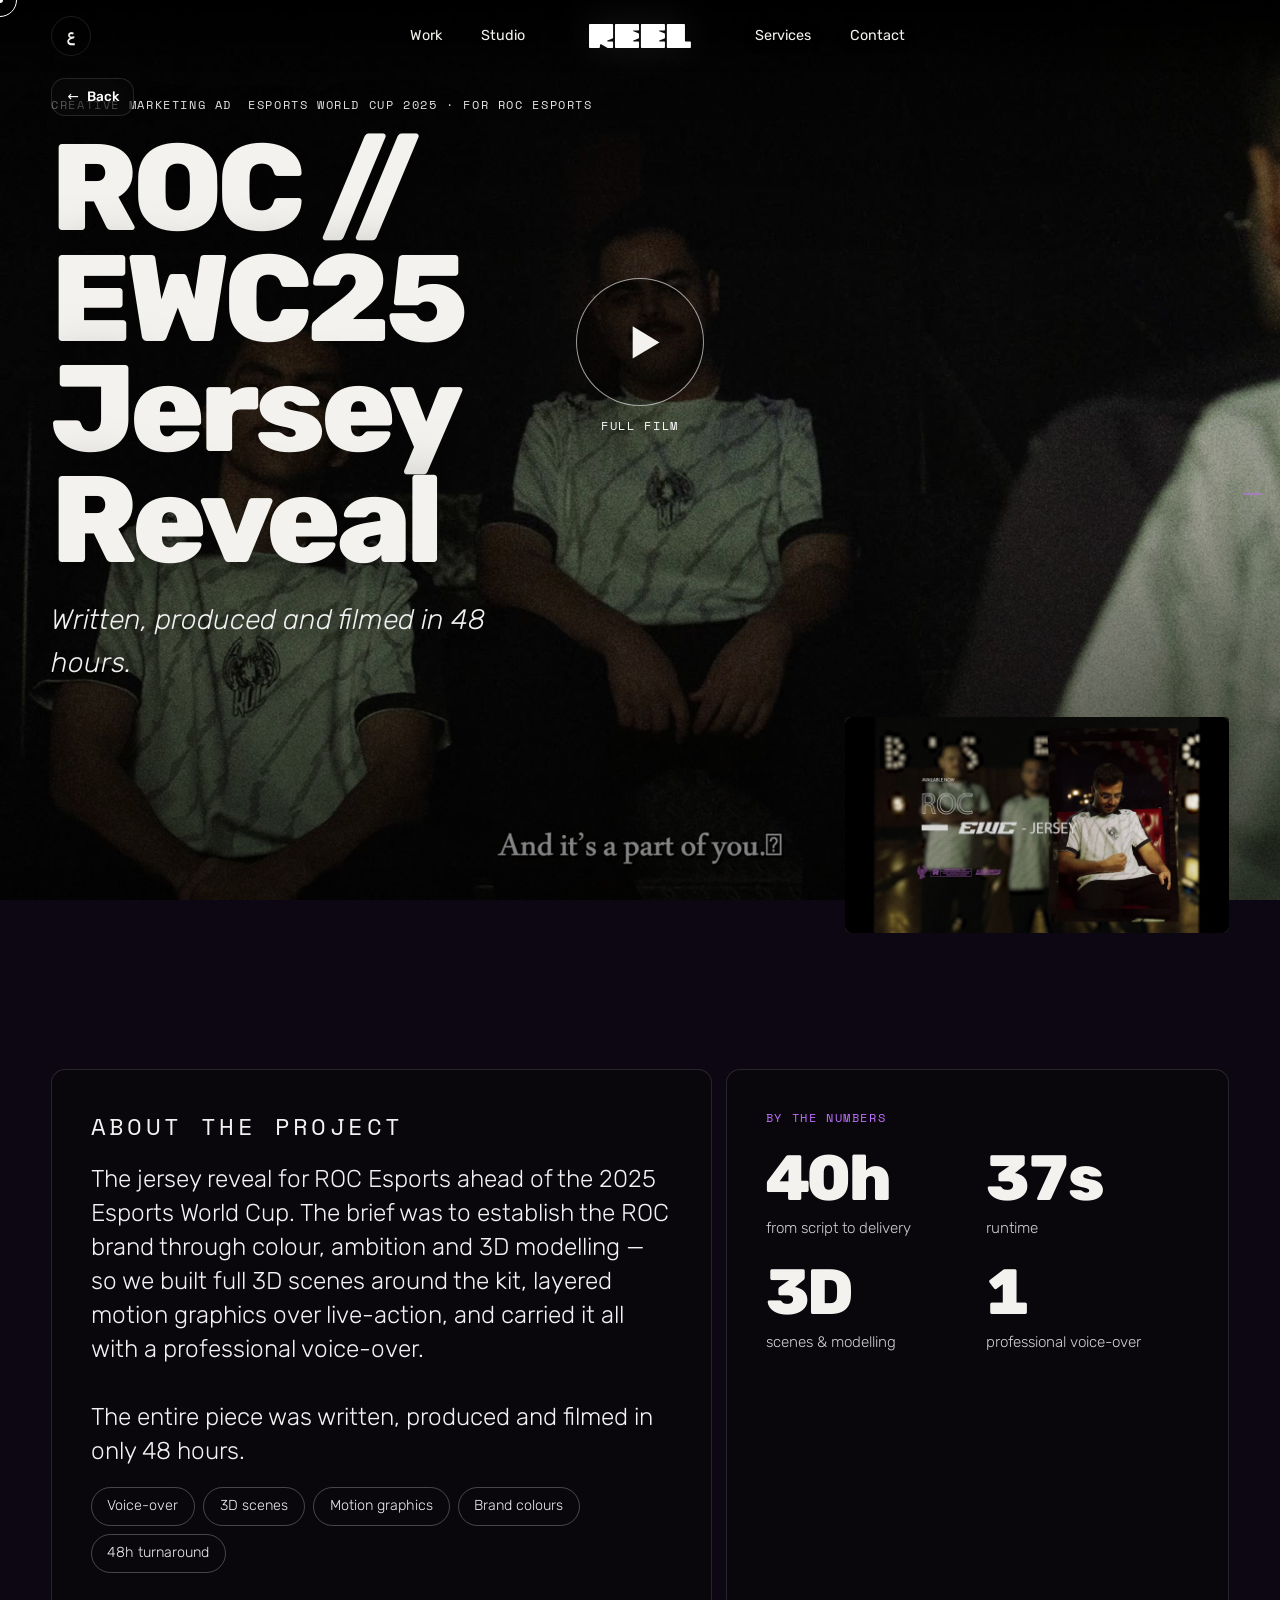
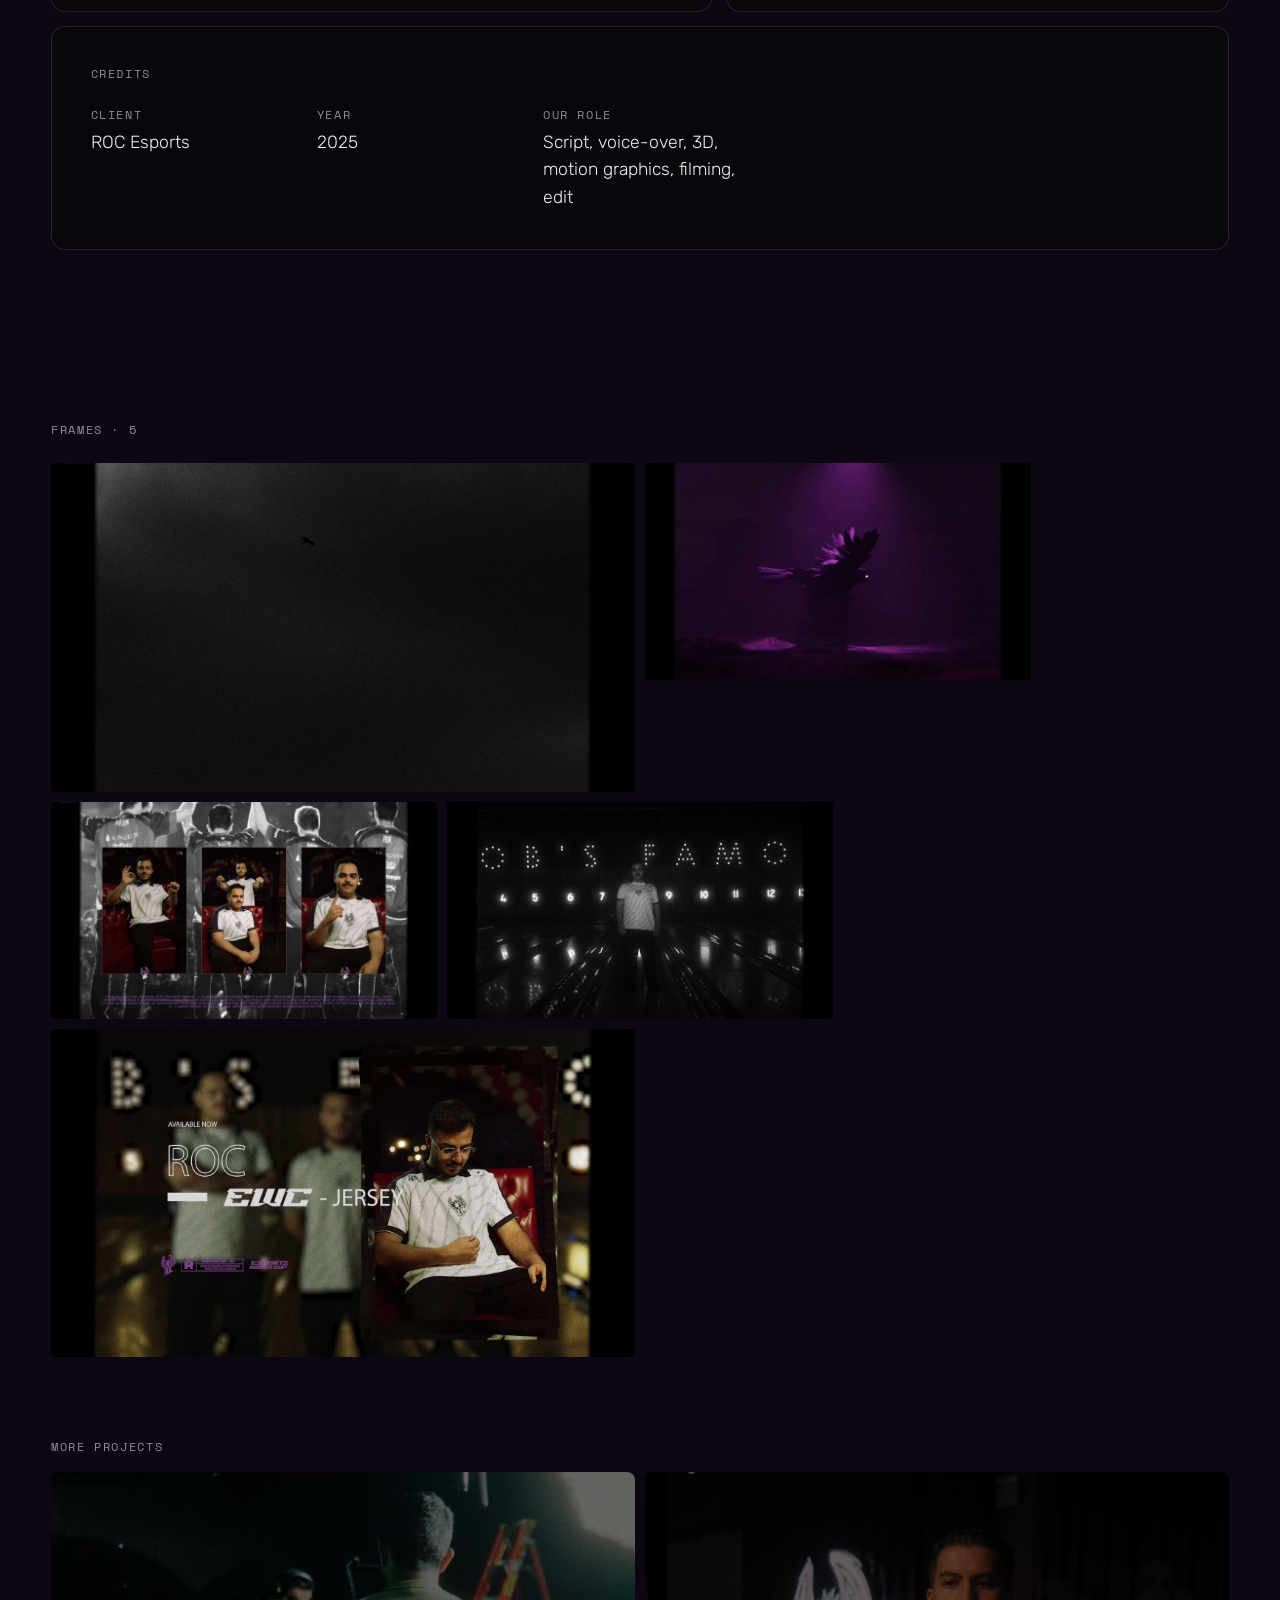
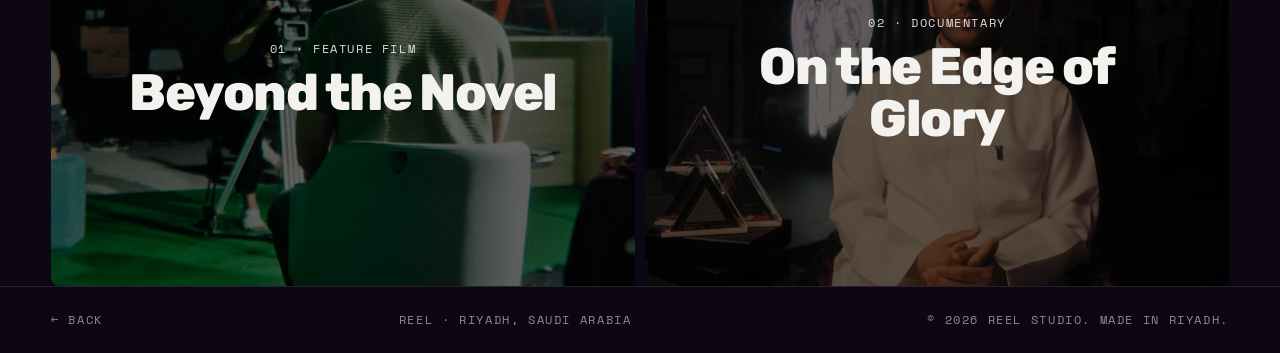
<file: work/roc-ewc25-jersey-reveal.html>
<!doctype html>
<html lang="en" dir="ltr" data-lang="en">
<head>
<meta charset="utf-8">
<meta name="viewport" content="width=device-width, initial-scale=1, viewport-fit=cover">
<base href="../">
<title>ROC // EWC25 Jersey Reveal | REEL</title>
<meta name="description" content="Written, produced and filmed in 48 hours. ROC // EWC25 Jersey Reveal by REEL, a Saudi creative studio in Riyadh.">
<meta property="og:type" content="video.other">
<meta property="og:site_name" content="REEL">
<meta property="og:url" content="https://reelstudiosa.com/work/roc-ewc25-jersey-reveal.html">
<meta property="og:title" content="ROC // EWC25 Jersey Reveal | REEL">
<meta property="og:description" content="Written, produced and filmed in 48 hours.">
<meta property="og:image" content="https://reelstudiosa.com/assets/img/og/roc-ewc25-jersey-reveal.jpg?v=2">
<meta property="og:image:secure_url" content="https://reelstudiosa.com/assets/img/og/roc-ewc25-jersey-reveal.jpg?v=2">
<meta property="og:image:type" content="image/jpeg">
<meta property="og:image:width" content="1200">
<meta property="og:image:height" content="630">
<meta property="og:image:alt" content="ROC // EWC25 Jersey Reveal | REEL">
<meta name="twitter:card" content="summary_large_image">
<meta name="twitter:title" content="ROC // EWC25 Jersey Reveal | REEL">
<meta name="twitter:description" content="Written, produced and filmed in 48 hours.">
<meta name="twitter:image" content="https://reelstudiosa.com/assets/img/og/roc-ewc25-jersey-reveal.jpg?v=2">
<meta name="theme-color" content="#050505">
<link rel="icon" href="assets/img/favicon.svg" type="image/svg+xml">
<link rel="preconnect" href="https://fonts.googleapis.com">
<link rel="preconnect" href="https://fonts.gstatic.com" crossorigin>
<link href="https://fonts.googleapis.com/css2?family=Rubik:ital,wght@0,300..900;1,300..900&family=Aref+Ruqaa:wght@400;700&family=Space+Mono:wght@400;700&display=swap" rel="stylesheet">
<link rel="stylesheet" href="css/style.css?v=19">
</head>
<body data-project="roc-ewc25-jersey-reveal" data-theme="jersey">
<div id="cursor" aria-hidden="true"><div class="c-dot"></div><div class="c-ring"></div><div class="c-label"></div></div>
<i id="progress" aria-hidden="true"></i>
<nav id="rail" aria-label="Sections"></nav>

<header id="nav">
  <a class="nav-lang" href="#" id="langToggle" aria-label="Switch language"><span data-i18n="lang_switch">ع</span></a>
  <nav class="nav-links">
    <a href="index.html#work" data-i18n="nav_work">Work</a>
    <a href="index.html#studio" data-i18n="nav_studio">Studio</a>
  </nav>
  <a class="nav-logo" href="index.html" aria-label="REEL home"><img src="assets/img/logo.svg" alt="REEL"></a>
  <nav class="nav-links">
    <a href="index.html#services" data-i18n="services_kicker">Services</a>
    <a href="index.html#contact" data-i18n="nav_contact">Contact</a>
  </nav>
  <button class="nav-burger" id="burger" aria-label="Menu"><span></span><span></span></button>
  <div class="nav-mobile" id="navMobile">
    <a href="index.html#work" data-i18n="nav_work">Work</a>
    <a href="index.html#studio" data-i18n="nav_studio">Studio</a>
    <a href="index.html#services" data-i18n="services_kicker">Services</a>
    <a href="index.html#grade" data-i18n="grade_kicker">The grade</a>
    <a href="index.html#contact" data-i18n="nav_contact">Contact</a>
  </div>
</header>

<main id="projectPage" class="project page">
  <div class="project-scroll" id="projectScroll">
    <noscript><h1>ROC // EWC25 Jersey Reveal</h1><p>Written, produced and filmed in 48 hours.</p></noscript>
  </div>
</main>

<div id="lightbox" aria-hidden="true">
  <button class="lb-close" aria-label="Close">×</button>
  <button class="lb-prev" aria-label="Previous">‹</button>
  <img id="lbImg" alt="">
  <button class="lb-next" aria-label="Next">›</button>
  <p class="lb-cap mono" id="lbCap"></p>
</div>
<div id="toast" class="mono"></div>
<div id="shutter" class="covered" aria-hidden="true"></div>

<script src="js/manifest.js?v=19"></script>
<script src="js/data.js?v=19"></script>
<script src="js/app.js?v=19"></script>
</body>
</html>
</file>
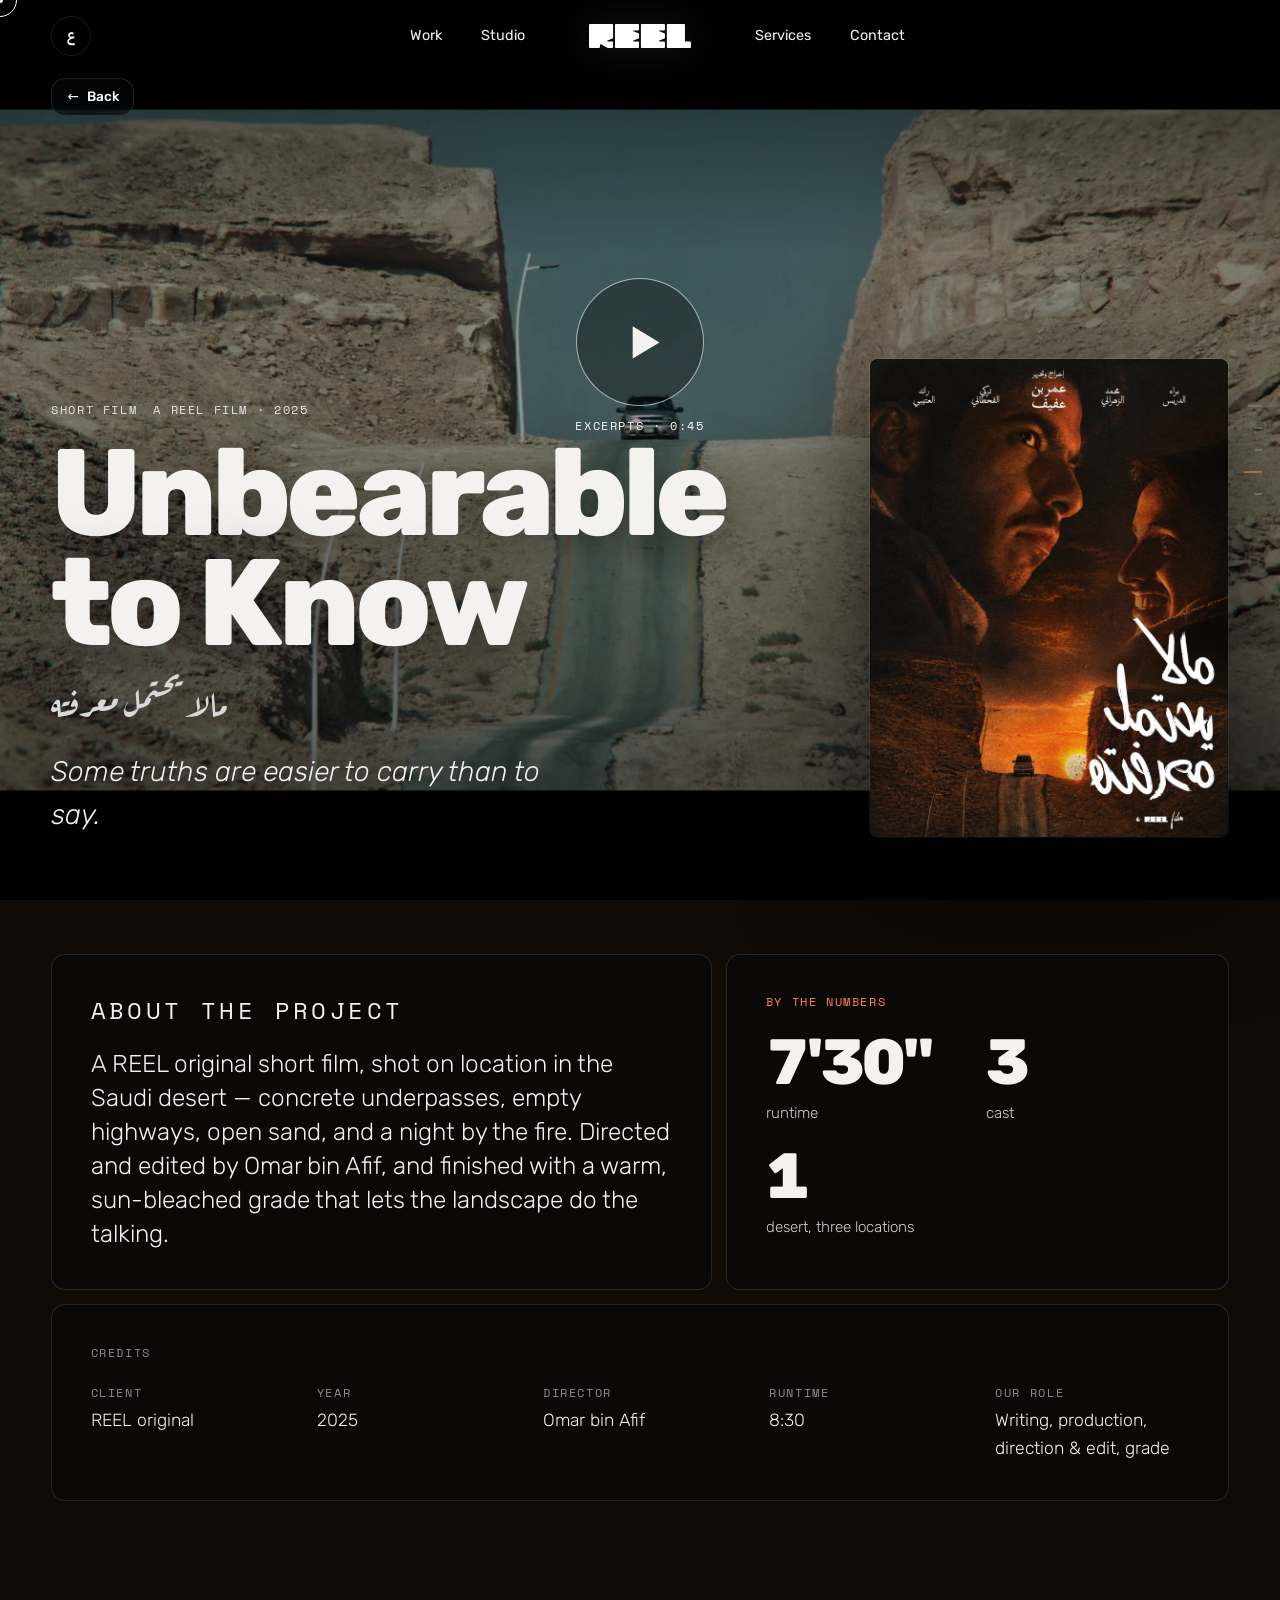
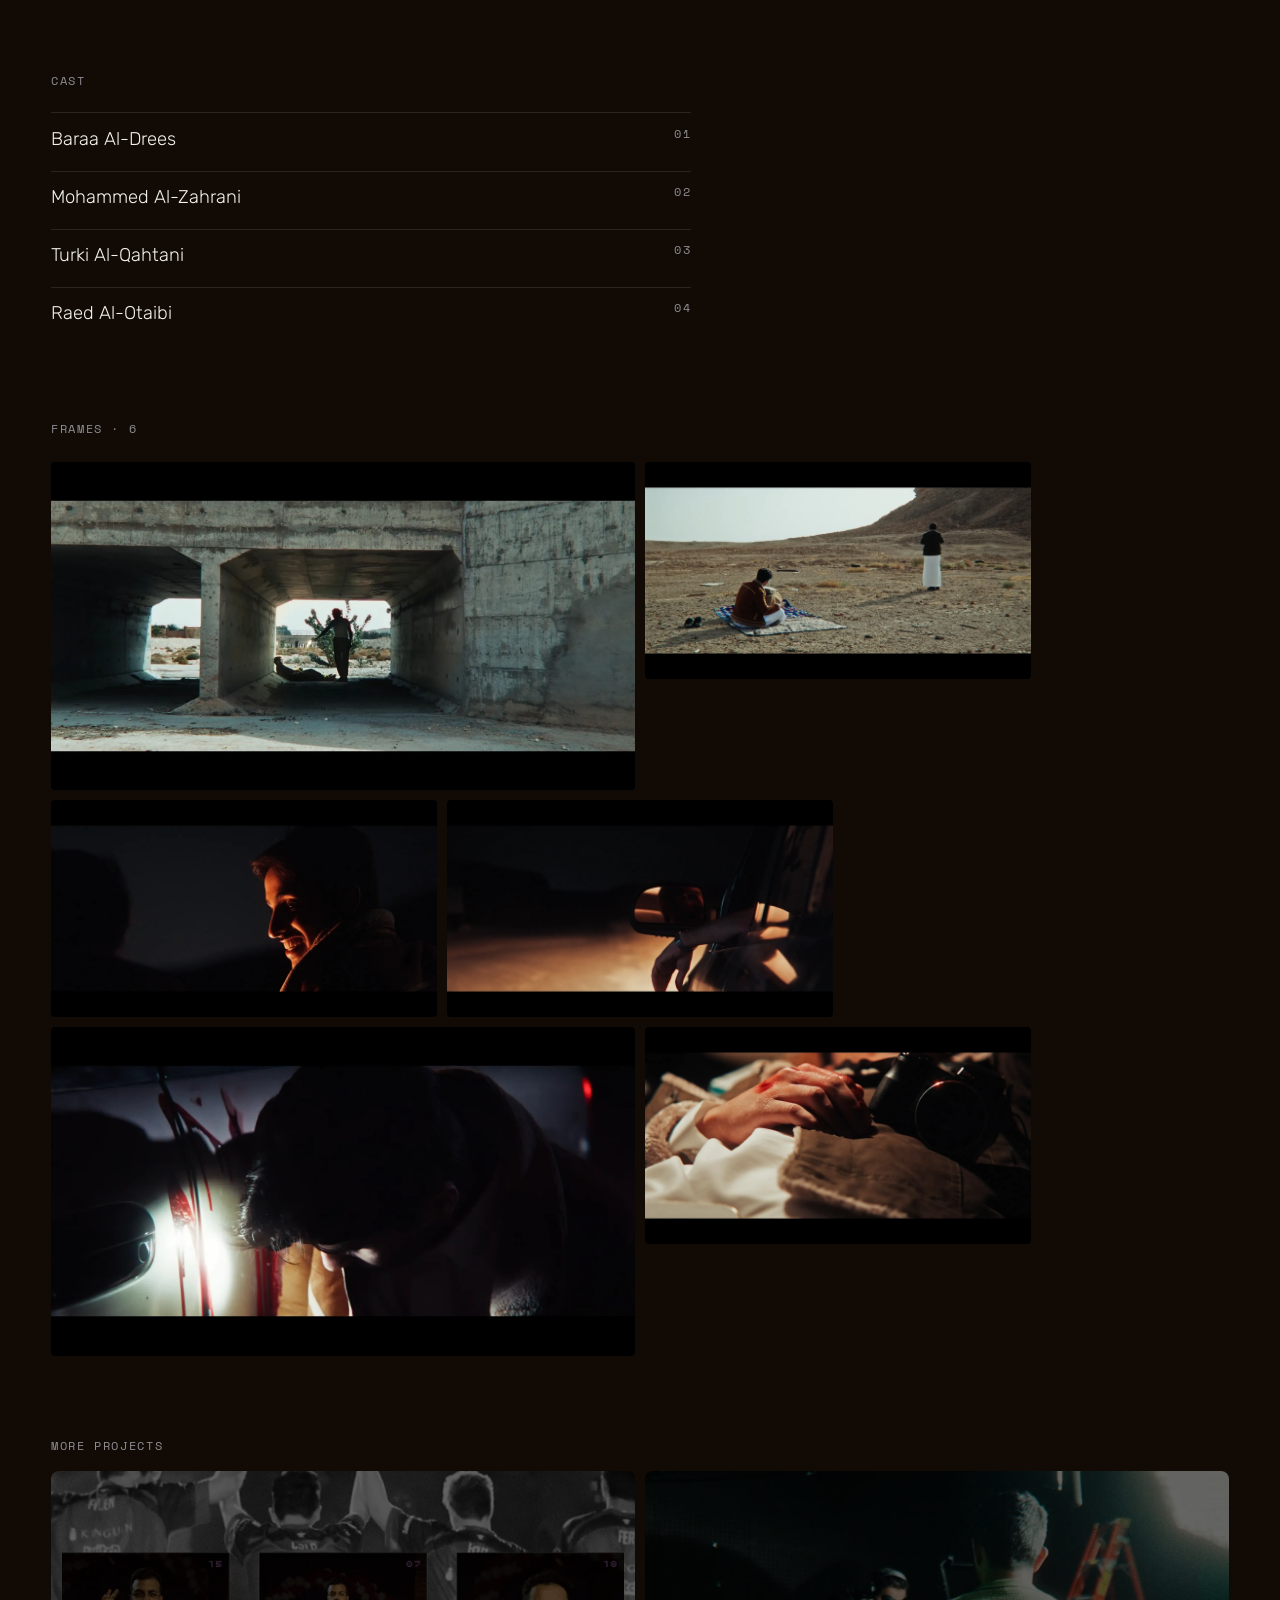
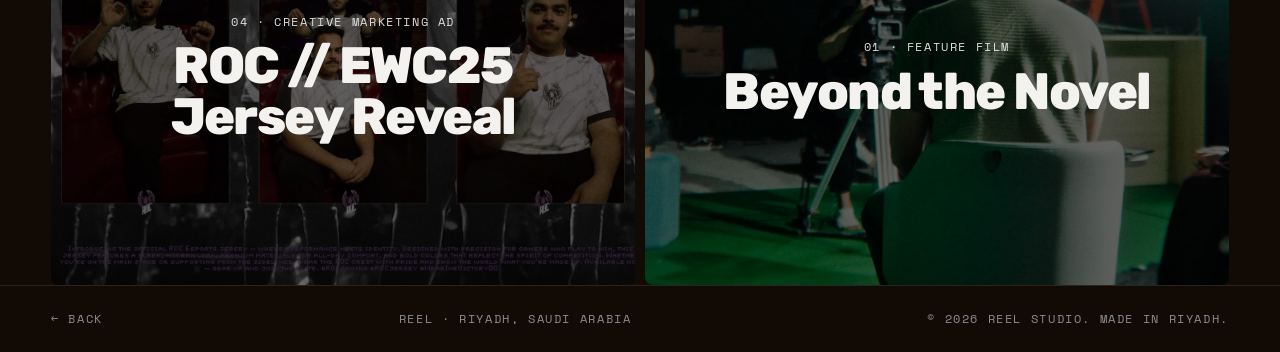
<file: work/unbearable-to-know.html>
<!doctype html>
<html lang="en" dir="ltr" data-lang="en">
<head>
<meta charset="utf-8">
<meta name="viewport" content="width=device-width, initial-scale=1, viewport-fit=cover">
<base href="../">
<title>Unbearable to Know | REEL</title>
<meta name="description" content="Some truths are easier to carry than to say. Unbearable to Know by REEL, a Saudi creative studio in Riyadh.">
<meta property="og:type" content="video.other">
<meta property="og:site_name" content="REEL">
<meta property="og:url" content="https://reelstudiosa.com/work/unbearable-to-know.html">
<meta property="og:title" content="Unbearable to Know | REEL">
<meta property="og:description" content="Some truths are easier to carry than to say.">
<meta property="og:image" content="https://reelstudiosa.com/assets/img/og/unbearable-to-know.jpg?v=2">
<meta property="og:image:secure_url" content="https://reelstudiosa.com/assets/img/og/unbearable-to-know.jpg?v=2">
<meta property="og:image:type" content="image/jpeg">
<meta property="og:image:width" content="1200">
<meta property="og:image:height" content="630">
<meta property="og:image:alt" content="Unbearable to Know | REEL">
<meta name="twitter:card" content="summary_large_image">
<meta name="twitter:title" content="Unbearable to Know | REEL">
<meta name="twitter:description" content="Some truths are easier to carry than to say.">
<meta name="twitter:image" content="https://reelstudiosa.com/assets/img/og/unbearable-to-know.jpg?v=2">
<meta name="theme-color" content="#050505">
<link rel="icon" href="assets/img/favicon.svg" type="image/svg+xml">
<link rel="preconnect" href="https://fonts.googleapis.com">
<link rel="preconnect" href="https://fonts.gstatic.com" crossorigin>
<link href="https://fonts.googleapis.com/css2?family=Rubik:ital,wght@0,300..900;1,300..900&family=Aref+Ruqaa:wght@400;700&family=Space+Mono:wght@400;700&display=swap" rel="stylesheet">
<link rel="stylesheet" href="css/style.css?v=19">
</head>
<body data-project="unbearable-to-know" data-theme="short">
<div id="cursor" aria-hidden="true"><div class="c-dot"></div><div class="c-ring"></div><div class="c-label"></div></div>
<i id="progress" aria-hidden="true"></i>
<nav id="rail" aria-label="Sections"></nav>

<header id="nav">
  <a class="nav-lang" href="#" id="langToggle" aria-label="Switch language"><span data-i18n="lang_switch">ع</span></a>
  <nav class="nav-links">
    <a href="index.html#work" data-i18n="nav_work">Work</a>
    <a href="index.html#studio" data-i18n="nav_studio">Studio</a>
  </nav>
  <a class="nav-logo" href="index.html" aria-label="REEL home"><img src="assets/img/logo.svg" alt="REEL"></a>
  <nav class="nav-links">
    <a href="index.html#services" data-i18n="services_kicker">Services</a>
    <a href="index.html#contact" data-i18n="nav_contact">Contact</a>
  </nav>
  <button class="nav-burger" id="burger" aria-label="Menu"><span></span><span></span></button>
  <div class="nav-mobile" id="navMobile">
    <a href="index.html#work" data-i18n="nav_work">Work</a>
    <a href="index.html#studio" data-i18n="nav_studio">Studio</a>
    <a href="index.html#services" data-i18n="services_kicker">Services</a>
    <a href="index.html#grade" data-i18n="grade_kicker">The grade</a>
    <a href="index.html#contact" data-i18n="nav_contact">Contact</a>
  </div>
</header>

<main id="projectPage" class="project page">
  <div class="project-scroll" id="projectScroll">
    <noscript><h1>Unbearable to Know</h1><p>Some truths are easier to carry than to say.</p></noscript>
  </div>
</main>

<div id="lightbox" aria-hidden="true">
  <button class="lb-close" aria-label="Close">×</button>
  <button class="lb-prev" aria-label="Previous">‹</button>
  <img id="lbImg" alt="">
  <button class="lb-next" aria-label="Next">›</button>
  <p class="lb-cap mono" id="lbCap"></p>
</div>
<div id="toast" class="mono"></div>
<div id="shutter" class="covered" aria-hidden="true"></div>

<script src="js/manifest.js?v=19"></script>
<script src="js/data.js?v=19"></script>
<script src="js/app.js?v=19"></script>
</body>
</html>
</file>
<file: css/style.css>
/* ============ REEL studio — styles ============ */
:root{
  --bg:#050505; --bg2:#0b0b0d; --ink:#f3f2ee; --mute:#8c8c92; --line:rgba(255,255,255,.1);
  --f-sans:"Rubik",system-ui,-apple-system,"Segoe UI",sans-serif; --f-mono:"Space Mono",ui-monospace,monospace; --f-ar:"Aref Ruqaa","Rubik",serif;
  --prism:linear-gradient(90deg,#ff3d3d 0%,#ffb020 22%,#f6ff4a 38%,#35ff7a 55%,#2ab8ff 75%,#3b4bff 88%,#ff3d3d 100%);
  --ease:cubic-bezier(.22,1,.36,1); --ease-io:cubic-bezier(.65,0,.35,1);
  --gutter:clamp(16px,4vw,64px); --nav-h:72px;
  --mx:0; --my:0;
}
*{box-sizing:border-box;margin:0;padding:0}
html{scroll-behavior:smooth;background:var(--bg);color-scheme:dark;overflow-x:hidden}
body{background:var(--bg);color:var(--ink);font-family:var(--f-sans);font-weight:300;line-height:1.55;-webkit-font-smoothing:antialiased}
img,video{display:block;max-width:100%}
a{color:inherit;text-decoration:none}
button{font:inherit;color:inherit;background:none;border:0;cursor:pointer}
::selection{background:#fff;color:#000}
.mono{font-family:var(--f-mono);font-size:.72rem;letter-spacing:.14em;text-transform:uppercase}
html[dir=rtl] .mono{letter-spacing:.02em}
.kicker{color:var(--mute);margin-bottom:1.2rem}
.h1{font-weight:800;font-size:clamp(3rem,10vw,9rem);line-height:.95;letter-spacing:-.03em}
.h2{font-weight:800;font-size:clamp(2.4rem,6.4vw,6.4rem);line-height:.98;letter-spacing:-.03em}
html[dir=rtl] .h1,html[dir=rtl] .h2,html[dir=rtl] .hero-title{letter-spacing:0;line-height:1.25}
.h2 em{font-style:normal}
.lead{font-size:clamp(1.15rem,1.8vw,1.7rem);font-weight:300;line-height:1.45;max-width:46ch}
.hint{color:var(--mute);font-size:.95rem;margin-top:1rem}
section{position:relative;padding:clamp(80px,12vh,160px) var(--gutter)}
.section-head{max-width:none;margin-bottom:clamp(36px,6vh,72px)}
.prism-text{background:var(--prism);background-size:300% 100%;-webkit-background-clip:text;background-clip:text;color:transparent}
.prism-text:hover{animation:prismSlide 6s linear infinite}
@keyframes prismSlide{to{background-position:300% 0}}
.btn{display:inline-flex;align-items:center;gap:.8em;padding:1rem 1.8rem;border-radius:999px;font-weight:500;font-size:.95rem;transition:transform .5s var(--ease),background .3s,color .3s,border-color .3s;position:relative;overflow:hidden}
.btn-ghost{border:1px solid rgba(255,255,255,.35)}
.btn-ghost:hover{border-color:#fff;background:#fff;color:#000}
.btn-solid{background:#fff;color:#000}
.btn-solid:hover{transform:scale(1.04)}

/* ---------- reveal ---------- */
.reveal{opacity:0;transform:translateY(28px);transition:opacity 1s var(--ease),transform 1s var(--ease)}
.reveal.in{opacity:1;transform:none}
@media (prefers-reduced-motion:reduce){.reveal{opacity:1;transform:none;transition:none}*{animation-duration:.001s!important;animation-iteration-count:1!important}.marquee-track,.ksa-track,.ch-poster-in,.pv-poster-in,.pv-media>img.kb,.prism-text,.sstat::after,.scroll-hint i::after{animation:none!important}.rc-rec::before,.ch-rec::before{animation:none!important;opacity:1}}

/* ---------- loader ---------- */
#loader{position:fixed;inset:0;z-index:100;background:#000;display:grid;place-items:center;transition:opacity .6s var(--ease),visibility .6s}
#loader.done{opacity:0;visibility:hidden}
.leader{position:relative;width:min(70vmin,420px);aspect-ratio:1;display:grid;place-items:center}
.leader-ring{position:absolute;inset:0;border-radius:50%;background:conic-gradient(rgba(255,255,255,.14) var(--sweep,0%),transparent 0);mask:radial-gradient(circle,transparent 0 0,#000 0);border:1px solid rgba(255,255,255,.2)}
.leader-ring::after{content:"";position:absolute;inset:18%;border:1px solid rgba(255,255,255,.2);border-radius:50%}
.leader-cross{position:absolute;inset:0}
.leader-cross::before,.leader-cross::after{content:"";position:absolute;background:rgba(255,255,255,.18)}
.leader-cross::before{left:50%;top:-8%;bottom:-8%;width:1px}
.leader-cross::after{top:50%;left:-8%;right:-8%;height:1px}
.leader-num{font-weight:800;font-size:clamp(6rem,30vmin,14rem);line-height:1;font-family:var(--f-sans)}
.leader-logo{position:absolute;width:min(60vw,360px);opacity:0;transform:scale(.9);transition:opacity .35s,transform .6s var(--ease)}
#loader.logo .leader-logo{opacity:1;transform:none}
.leader-skip{position:absolute;bottom:32px;right:32px;font-family:var(--f-mono);font-size:.7rem;letter-spacing:.2em;text-transform:uppercase;color:var(--mute)}
#loader.flash{animation:flash .35s steps(1)}
@keyframes flash{0%{background:#fff}100%{background:#000}}

/* ---------- cursor ---------- */
#cursor{position:fixed;left:0;top:0;z-index:200;pointer-events:none;mix-blend-mode:difference}
.c-dot,.c-ring{position:absolute;left:0;top:0;border-radius:50%;transform:translate(-50%,-50%)}
.c-dot{width:6px;height:6px;background:#fff}
.c-ring{width:34px;height:34px;border:1px solid #fff;transition:width .35s var(--ease),height .35s var(--ease),opacity .3s,background .3s}
.c-label{position:absolute;left:0;top:0;transform:translate(-50%,-50%);font:700 .62rem var(--f-mono);letter-spacing:.14em;color:#000;opacity:0;transition:opacity .2s;white-space:nowrap}
#cursor.hover .c-ring{width:64px;height:64px;background:#fff}
#cursor.hover .c-label{opacity:1}
#cursor.hidden{opacity:0}
@media (pointer:coarse){#cursor{display:none}}
@media (pointer:fine){body,a,button{cursor:none}}

/* ---------- nav ---------- */
#nav{position:fixed;inset:0 0 auto 0;z-index:50;height:var(--nav-h);display:grid;grid-template-columns:1fr auto 1fr;align-items:center;padding:0 var(--gutter);transition:transform .6s var(--ease),background .4s;background:linear-gradient(#000c,transparent)}
#nav.hide{transform:none}
#nav.solid{background:rgba(5,5,5,.92)}
.nav-links{display:flex;gap:clamp(18px,3vw,44px);font-size:.9rem;font-weight:400}
.nav-links:first-of-type{justify-content:center}
.nav-links:last-of-type{justify-content:center}
#nav>.nav-links:first-of-type{grid-column:1;justify-self:end;margin-inline-end:clamp(24px,5vw,80px)}
#nav>.nav-links:last-of-type{grid-column:3;justify-self:start;margin-inline-start:clamp(24px,5vw,80px)}
.nav-links a{position:relative;padding:.4em 0}
.nav-links a::after{content:"";position:absolute;left:0;right:0;bottom:0;height:1px;background:#fff;transform:scaleX(0);transform-origin:left;transition:transform .5s var(--ease)}
.nav-links a:hover::after{transform:scaleX(1)}
.nav-logo{grid-column:2;width:clamp(72px,8vw,110px)}
.nav-logo img{width:100%;filter:drop-shadow(0 0 18px rgba(255,255,255,.1))}
.nav-lang{position:absolute;inset-inline-start:var(--gutter);top:50%;transform:translateY(-50%);width:40px;height:40px;border:1px solid var(--line);border-radius:50%;display:grid;place-items:center;font-weight:600;font-size:.9rem;transition:background .3s,color .3s}
.nav-lang:hover{background:#fff;color:#000}
.nav-burger{display:none;position:absolute;inset-inline-end:var(--gutter);top:50%;transform:translateY(-50%);width:40px;height:40px;place-items:center}
.nav-burger span{display:block;width:22px;height:1.5px;background:#fff;margin:3px auto;transition:transform .4s var(--ease)}
.nav-mobile{display:none}
@media (max-width:900px){
  .nav-links{display:none}
  .nav-burger{display:grid}
  .nav-mobile{position:fixed;inset:0;background:#000;display:flex;flex-direction:column;justify-content:center;gap:1.2rem;padding:var(--gutter);font-size:clamp(2rem,9vw,3.2rem);font-weight:800;opacity:0;visibility:hidden;transition:opacity .4s,visibility .4s;z-index:-1}
  #nav.menu .nav-mobile{opacity:1;visibility:visible}
  #nav.menu .nav-burger span:first-child{transform:translateY(4px) rotate(45deg)}
  #nav.menu .nav-burger span:last-child{transform:translateY(-4px) rotate(-45deg)}
}

.hero-inner{position:relative;z-index:1;max-width:1100px;padding:0 var(--gutter);display:flex;flex-direction:column;align-items:center;gap:1.4rem}
.hero-logo{width:min(70vw,560px);margin:.4rem 0 .4rem}
.hero-logo img{width:100%;filter:drop-shadow(0 20px 60px rgba(0,0,0,.6))}
.hero-title{font-weight:800;font-size:clamp(1.8rem,4.6vw,3.8rem);line-height:1.05;letter-spacing:-.025em}
.hero-title .line{display:block;overflow:hidden;padding-bottom:.08em}
.hero-title .line>span{display:inline-block;transform:translateY(110%);transition:transform 1.1s var(--ease)}
.hero-title .line:nth-child(2)>span{transition-delay:.12s}
body.ready .hero-title .line>span{transform:none}
.hero-sub{max-width:52ch;color:#cfcfcf;font-size:clamp(1rem,1.3vw,1.2rem)}
.hero-foot{position:absolute;left:var(--gutter);right:var(--gutter);bottom:28px;display:flex;justify-content:space-between;align-items:flex-end;z-index:1;color:var(--mute)}
.scroll-hint{display:flex;align-items:center;gap:12px}
.scroll-hint i{display:block;width:56px;height:1px;background:rgba(255,255,255,.35);position:relative;overflow:hidden}
.scroll-hint i::after{content:"";position:absolute;inset:0;background:#fff;transform:translateX(-100%);animation:scrollLine 2.2s var(--ease-io) infinite}
@keyframes scrollLine{to{transform:translateX(100%)}}
.hero-frame .corner{position:absolute;width:22px;height:22px;border:1px solid rgba(255,255,255,.35);z-index:1}
.corner.tl{left:var(--gutter);top:calc(var(--nav-h) + 16px);border-right:0;border-bottom:0}
.corner.tr{right:var(--gutter);top:calc(var(--nav-h) + 16px);border-left:0;border-bottom:0}
.corner.bl{left:var(--gutter);bottom:70px;border-right:0;border-top:0}
.corner.br{right:var(--gutter);bottom:70px;border-left:0;border-top:0}

/* ---------- marquee ---------- */
.marquee{border-top:1px solid var(--line);border-bottom:1px solid var(--line);overflow:hidden;padding:14px 0;background:var(--bg)}
.marquee-track{display:flex;gap:3rem;width:max-content;animation:marq 40s linear infinite;font-family:var(--f-mono);font-size:.72rem;letter-spacing:.2em;text-transform:uppercase;color:var(--mute);white-space:nowrap}
html[dir=rtl] .marquee-track{animation-direction:reverse}
.marquee-track span{padding-inline-end:3rem}
@keyframes marq{to{transform:translateX(-33.333%)}}
html[dir=rtl] .marquee-track{letter-spacing:.05em;font-family:var(--f-sans);font-size:.9rem}

/* ---------- work: reel strip ---------- */
#work{padding-inline:0}
#work .section-head{padding-inline:var(--gutter)}
.reelstrip{position:relative;overflow:hidden;perspective:1400px;padding:26px 0 22px;user-select:none;touch-action:pan-y}
.reelstrip::before,.reelstrip::after{content:"";position:absolute;left:0;right:0;height:14px;background:repeating-linear-gradient(90deg,transparent 0 22px,rgba(255,255,255,.22) 22px 36px,transparent 36px 58px);opacity:.5;mask:linear-gradient(90deg,transparent,#000 15%,#000 85%,transparent)}
.reelstrip::before{top:6px}
.reelstrip::after{bottom:8px}
.reelstrip-track{display:flex;gap:clamp(14px,2vw,28px);padding-inline:calc(50vw - var(--cardw)/2);transform-style:preserve-3d;will-change:transform;--cardw:clamp(260px,34vw,520px)}
.reelstrip.dragging .reelstrip-track{transition:none}
.reel-card{position:relative;flex:0 0 var(--cardw);aspect-ratio:16/9;border-radius:6px;overflow:hidden;background:#111;transform:rotateY(var(--ry,0deg)) scale(var(--s,1));transition:transform .6s var(--ease);box-shadow:0 30px 80px rgba(0,0,0,.6);outline:1px solid rgba(255,255,255,.08);outline-offset:-1px}
.reel-card img,.reel-card video{position:absolute;inset:0;width:100%;height:100%;object-fit:cover}
.reel-card video{opacity:0;transition:opacity .5s}
.reel-card.playing video{opacity:1}
.reel-card::after{content:"";position:absolute;inset:0;background:linear-gradient(180deg,rgba(0,0,0,.35),transparent 30%,transparent 55%,rgba(0,0,0,.85));pointer-events:none}
.reel-card .rc-top{position:absolute;top:14px;left:16px;right:16px;display:flex;justify-content:space-between;z-index:2;color:#fff;opacity:.85}
.reel-card .rc-tc{font-variant-numeric:tabular-nums}
.reel-card .rc-rec{display:inline-flex;align-items:center;gap:8px;opacity:0;transition:opacity .3s}
.reel-card .rc-rec::before{content:"";width:8px;height:8px;border-radius:50%;background:#ff3b3b;animation:blink 1s steps(2) infinite}
.reel-card.playing .rc-rec{opacity:1}
@keyframes blink{50%{opacity:0}}
.reel-card .rc-cap{position:absolute;left:18px;right:18px;bottom:16px;z-index:2;display:flex;align-items:flex-end;justify-content:space-between;gap:1rem}
.reel-card .rc-type{color:#cfcfcf;margin-bottom:.35rem}
.reel-card h3{font-weight:800;font-size:clamp(1.15rem,2vw,1.9rem);line-height:1.05;letter-spacing:-.02em}
.reel-card .rc-open{flex:0 0 auto;width:46px;height:46px;border-radius:50%;border:1px solid rgba(255,255,255,.5);display:grid;place-items:center;transition:background .3s,color .3s,transform .5s var(--ease)}
.reel-card:hover .rc-open{background:#fff;color:#000;transform:rotate(-45deg)}
.reel-card .rc-status{position:absolute;top:14px;left:50%;transform:translateX(-50%);z-index:2;padding:.35em .9em;border-radius:999px;background:rgba(255,200,60,.14);color:#ffd36b;border:1px solid rgba(255,200,60,.5);font-size:.62rem}
.reelstrip-progress{position:relative;margin:14px auto 0;width:min(320px,60vw);height:1px;background:rgba(255,255,255,.15)}
.reelstrip-progress i{position:absolute;left:0;top:-1px;height:3px;width:25%;background:#fff;transition:transform .3s}
.reel-card .rc-idx{position:absolute;right:16px;bottom:72px;z-index:2;font-size:3rem;font-weight:800;opacity:.08;line-height:1;letter-spacing:-.05em}

/* ---------- studio ---------- */
#studio{background:var(--bg2);overflow:hidden}
.studio-grid{display:grid;grid-template-columns:1.3fr 1fr;gap:clamp(32px,6vw,120px);align-items:center}
.studio-text p{margin-top:1.4rem;color:#cfcfcf}
.studio-text .lead{color:var(--ink)}
.studio-stats{display:grid;grid-template-columns:1fr 1fr;gap:1px;background:var(--line);border:1px solid var(--line);margin-top:3rem}
.sstat{background:var(--bg2);padding:clamp(20px,2.4vw,36px);position:relative;overflow:hidden}
.sstat b{display:block;font-weight:800;font-size:clamp(2rem,4vw,3.6rem);letter-spacing:-.03em;line-height:1}
.sstat span{display:block;color:var(--mute);margin-top:.6rem}
.sstat::after{content:"";position:absolute;inset:auto 0 0 0;height:2px;background:var(--prism);background-size:300% 100%;transform:scaleX(0);transform-origin:left;transition:transform .6s var(--ease)}
.sstat:hover::after{transform:none;animation:prismSlide 4s linear infinite}
.values{margin-top:clamp(60px,10vh,120px)}
.values-grid{display:grid;grid-template-columns:repeat(3,1fr);gap:1.2rem}
.value{border:1px solid var(--line);padding:clamp(22px,2.6vw,40px);border-radius:8px;background:linear-gradient(180deg,rgba(255,255,255,.03),transparent);transform:perspective(900px) rotateX(var(--rx,0)) rotateY(var(--ry,0));transition:transform .4s var(--ease),border-color .3s}
.value:hover{border-color:rgba(255,255,255,.3)}
.value span{color:var(--mute)}
.value h3{font-weight:700;font-size:1.4rem;margin:2.2rem 0 .8rem;letter-spacing:-.01em}
.value p{color:#bdbdbd}
.ksa-band{margin:clamp(70px,12vh,140px) calc(var(--gutter)*-1) calc(clamp(80px,12vh,160px)*-1);transform:rotate(-2deg) scale(1.05);border-top:1px solid var(--line);border-bottom:1px solid var(--line);padding:1.2rem 0;overflow:hidden;background:#000}
.ksa-track{display:flex;gap:4rem;width:max-content;white-space:nowrap;animation:marq 30s linear infinite;font-weight:800;font-size:clamp(2.2rem,6vw,5.5rem);letter-spacing:-.02em;line-height:1.2}
.ksa-track span:nth-child(odd){font-family:var(--f-ar);font-weight:700;letter-spacing:0}
.ksa-track span:nth-child(4n+2){background:var(--prism);background-size:300% 100%;-webkit-background-clip:text;background-clip:text;color:transparent}
.ksa-track span:nth-child(4n+3){-webkit-text-stroke:1px rgba(255,255,255,.6);color:transparent}

/* ---------- services ---------- */
.acts{display:flex;gap:1px;background:var(--line);border:1px solid var(--line)}
.act{flex:1 1 0;background:var(--bg);padding:clamp(24px,3vw,48px);min-height:420px;display:flex;flex-direction:column;transition:flex .7s var(--ease),background .4s;position:relative;overflow:hidden}
.acts:hover .act:not(:hover){opacity:.55}
.act:hover{flex:1.5 1 0;background:#0c0c0e}
.act .act-n{font-weight:800;font-size:clamp(3.5rem,8vw,7rem);line-height:.9;letter-spacing:-.04em;-webkit-text-stroke:1px rgba(255,255,255,.5);color:transparent;transition:color .5s}
.act:hover .act-n{color:#fff}
.act h3{font-weight:700;font-size:clamp(1.3rem,1.8vw,1.7rem);margin-top:1.6rem}
.act .act-b{color:var(--mute);margin:.4rem 0 1.8rem}
.act ul{list-style:none;margin-top:auto;display:grid;gap:.45rem}
.act li{display:flex;align-items:center;gap:.8rem;padding:.55rem 0;border-top:1px solid var(--line);font-size:1rem;transition:padding-inline-start .4s var(--ease),color .3s}
.act li::before{content:"";width:6px;height:6px;border-radius:50%;background:#fff;opacity:.4;transition:opacity .3s,transform .4s}
.act li:hover{padding-inline-start:.6rem}
.act li:hover::before{opacity:1;transform:scale(1.6)}
.act .act-label{position:absolute;top:18px;inset-inline-end:18px;color:var(--mute)}
.filmstrip{margin-top:2.4rem;background:#000;border:1px solid var(--line);border-radius:4px;padding:6px 0}
.filmstrip-holes{height:12px;background:repeating-linear-gradient(90deg,transparent 0 10px,rgba(255,255,255,.3) 10px 20px,transparent 20px 30px)}
.filmstrip-cells{display:flex;gap:4px;padding:6px 8px}
.filmstrip-cells i{flex:1;height:28px;border-radius:2px;background:rgba(255,255,255,.06);transition:background .4s,box-shadow .4s}
.filmstrip-cells i.lit{background:#fff;box-shadow:0 0 18px rgba(255,255,255,.6)}
.filmstrip-cells i.lit.c1{background:#ff6b6b;box-shadow:0 0 18px #ff6b6b}
.filmstrip-cells i.lit.c2{background:#ffd36b;box-shadow:0 0 18px #ffd36b}
.filmstrip-cells i.lit.c3{background:#6bd4ff;box-shadow:0 0 18px #6bd4ff}

/* ---------- team ---------- */
#team{background:var(--bg2)}
.team-grid{display:grid;grid-template-columns:repeat(4,1fr);gap:1.2rem}
.member{position:relative;border:1px solid var(--line);border-radius:8px;overflow:hidden;background:#0a0a0b;transform:perspective(900px) rotateX(var(--rx,0)) rotateY(var(--ry,0));transition:transform .4s var(--ease)}
.member .clap{height:16px;background:repeating-linear-gradient(-45deg,#fff 0 14px,#000 14px 28px);background-size:40px 100%;transition:background-position .6s var(--ease)}
.member:hover .clap{background-position:40px 0}
.member figure{aspect-ratio:1/1.05;overflow:hidden;position:relative}
.member img{width:100%;height:100%;object-fit:cover;filter:grayscale(1) contrast(1.05);transform:scale(1.02);transition:filter .6s,transform .8s var(--ease)}
.member:hover img{filter:none;transform:scale(1.07)}
.member figcaption{padding:1.1rem 1.2rem 1.3rem}
.member b{display:block;font-weight:700;font-size:1.1rem}
.member span{color:var(--mute);font-size:.9rem}
.member .slate{position:absolute;top:28px;inset-inline-start:12px;padding:.3em .6em;border-radius:3px;background:rgba(0,0,0,.6);backdrop-filter:blur(6px);font-size:.62rem;color:#ddd}

/* ---------- contact ---------- */
#contact{min-height:90vh;display:grid;place-items:center;text-align:center;overflow:hidden;isolation:isolate}
.contact-inner{display:flex;flex-direction:column;align-items:center;gap:1.6rem;position:relative;z-index:1}
.contact-inner .lead{text-align:center;color:#d8d8d8}
.contact-title{transition:letter-spacing .8s var(--ease)}
.contact-title:hover{letter-spacing:.01em}
.contact-grid{display:grid;grid-template-columns:repeat(3,auto);gap:clamp(20px,4vw,64px);margin-top:2.6rem;text-align:start}
.contact-grid>div{display:flex;flex-direction:column;gap:.4rem}
.contact-grid .mono{color:var(--mute)}
.contact-grid a{font-size:1.05rem;position:relative}
.contact-grid a:not(.pill)::after{content:"";position:absolute;left:0;right:0;bottom:-2px;height:1px;background:#fff;transform:scaleX(0);transform-origin:left;transition:transform .5s var(--ease)}
.contact-grid a:not(.pill):hover::after{transform:none}
.socials{flex-direction:row!important;flex-wrap:wrap;gap:.6rem!important;align-items:center}
.pill{padding:.5em 1em;border:1px solid var(--line);border-radius:999px;font-size:.85rem!important;transition:background .3s,color .3s}
.pill:hover{background:#fff;color:#000}
footer{display:flex;align-items:center;justify-content:space-between;gap:1rem;padding:28px var(--gutter);border-top:1px solid var(--line);color:var(--mute);flex-wrap:wrap}
.foot-logo{width:56px;opacity:.7}

/* ---------- lightbox ---------- */
#lightbox{position:fixed;inset:0;z-index:80;background:rgba(0,0,0,.96);display:grid;place-items:center;opacity:0;visibility:hidden;transition:opacity .3s,visibility .3s}
#lightbox.open{opacity:1;visibility:visible}
#lightbox img{max-width:92vw;max-height:84vh;object-fit:contain;border-radius:4px;box-shadow:0 40px 120px rgba(0,0,0,.8)}
#lightbox button{position:absolute;width:52px;height:52px;border-radius:50%;border:1px solid rgba(255,255,255,.35);font-size:1.6rem;display:grid;place-items:center;transition:background .3s,color .3s}
#lightbox button:hover{background:#fff;color:#000}
.lb-close{top:20px;right:20px}
.lb-prev{left:20px;top:50%;transform:translateY(-50%)}
.lb-next{right:20px;top:50%;transform:translateY(-50%)}
.lb-cap{position:absolute;bottom:22px;left:50%;transform:translateX(-50%);color:var(--mute)}
#toast{position:fixed;left:50%;bottom:28px;transform:translate(-50%,20px);z-index:90;padding:.7em 1.2em;border-radius:999px;background:#fff;color:#000;opacity:0;transition:opacity .3s,transform .4s var(--ease);pointer-events:none}
#toast.show{opacity:1;transform:translateX(-50%)}

/* ---------- responsive ---------- */
@media (max-width:1100px){
  .contact-grid{grid-template-columns:repeat(2,1fr)}
  .team-grid{grid-template-columns:repeat(2,1fr)}
  .chars{grid-template-columns:repeat(2,1fr)}
  .grade-lab{grid-template-columns:1fr}
  .grade-list{grid-template-columns:repeat(6,1fr)}
  .pv-head{grid-template-columns:1fr;margin-top:-18vh}
  .contact-grid{grid-template-columns:repeat(2,1fr)}
}
@media (max-width:760px){
  :root{--nav-h:64px}
  .studio-grid{grid-template-columns:1fr}
  .values-grid{grid-template-columns:1fr}
  .acts{flex-direction:column}
  .act{flex:0 0 auto;min-height:0}
  .act .act-n{font-size:3rem}
  .filmstrip-cells i{height:18px}
  .act:hover{flex:1}
  .acts:hover .act:not(:hover){opacity:1}
  .team-grid{grid-template-columns:1fr 1fr;gap:.6rem}
  .member figcaption{padding:.8rem}
  .chars{grid-template-columns:1fr}
  .shelf{grid-template-columns:1fr}
  .looks{grid-template-columns:1fr}
  .feature-stills{grid-template-columns:1fr}
  .frames{grid-template-columns:1fr 1fr}
  .frame,.frame:nth-child(7n+1),.frame:nth-child(7n+5){grid-column:span 1}
  .frames:hover .frame:not(:hover){opacity:1;filter:none}
  .pv-desc{grid-template-columns:1fr}
  .grade-list{grid-template-columns:repeat(3,1fr)}
  .phases li .ph-t{white-space:normal;font-size:.75rem;max-width:70px}
  .reelstrip-track{--cardw:82vw}
  .hero-foot{bottom:18px}
  .corner.bl,.corner.br{bottom:56px}
  .contact-grid{grid-template-columns:1fr;gap:1.2rem}
  footer{justify-content:center;text-align:center}
}


/* ============ v3: showreel hero, full-frame sections, rail, project stage ============ */
body{transition:background-color 1.2s var(--ease)}
body[data-theme=doc]{--bg:#0a0612;--accent:#b08cff}
body[data-theme=jersey]{--bg:#0d0714;--accent:#c070ff}
body[data-theme=short]{--bg:#120b05;--accent:#ff8a3d}
body[data-theme=feature]{--bg:#0f0d06;--accent:#e0ba69}
#work,#showcase{background:transparent}
#shutter{position:fixed;inset:0;z-index:95;background:#000;transform:scaleY(0);transform-origin:bottom;pointer-events:none}
#shutter.in{transform:scaleY(1);transition:transform .55s var(--ease-io)}
#shutter.covered{transform:scaleY(1);transform-origin:top}
#shutter.out{transform:scaleY(0);transform-origin:top;transition:transform .7s var(--ease-io) .1s}
#progress{position:fixed;top:0;left:0;width:100%;height:2px;z-index:61;background:var(--prism);transform:scaleX(0);transform-origin:left;pointer-events:none}
html[dir=rtl] #progress{transform-origin:right}

/* ---------- hero: full-screen showreel ---------- */
#hero{min-height:100svh;display:grid;place-items:center;text-align:center;padding-top:var(--nav-h);overflow:hidden;isolation:isolate;position:relative}
.hero-bg{position:absolute;inset:0;z-index:-1;overflow:hidden;background:#000}
.hero-video{position:absolute;inset:0;width:100%;height:100%;object-fit:cover}
.hero-wash{position:absolute;inset:-8%;background:url(../assets/img/bg-m.webp) center/cover no-repeat;opacity:.5;will-change:transform;backface-visibility:hidden;transform:translateZ(0)}
.hero-vignette{position:absolute;inset:0;background:linear-gradient(90deg,rgba(0,0,0,.72),rgba(0,0,0,.35) 45%,rgba(0,0,0,.1) 75%),linear-gradient(180deg,rgba(0,0,0,.5),transparent 25%,transparent 70%,rgba(5,5,5,.9))}
html[dir=rtl] .hero-vignette{background:linear-gradient(270deg,rgba(0,0,0,.72),rgba(0,0,0,.35) 45%,rgba(0,0,0,.1) 75%),linear-gradient(180deg,rgba(0,0,0,.5),transparent 25%,transparent 70%,rgba(5,5,5,.9))}
.hero-grain{display:none}
@keyframes grain{0%{transform:translate(0,0)}20%{transform:translate(-3%,2%)}40%{transform:translate(2%,-4%)}60%{transform:translate(-2%,-1%)}80%{transform:translate(3%,3%)}100%{transform:translate(0,0)}}
@media (max-width:700px){.hero-grain{display:none}}
.hero-inner{position:absolute;z-index:1;inset-inline-start:var(--gutter);top:50%;transform:translateY(-52%);display:flex;flex-direction:column;align-items:flex-start;text-align:start;gap:1rem;max-width:min(62vw,900px)}
.hero-logo{width:min(52vw,760px);margin:.2rem 0}
.hero-logo img{width:100%;filter:drop-shadow(0 20px 60px rgba(0,0,0,.6))}
.hero-title{font-weight:800;font-size:clamp(1.5rem,3.2vw,2.9rem);line-height:1.08;letter-spacing:-.025em;text-shadow:0 6px 40px rgba(0,0,0,.5)}
.hero-title .line{display:inline-block;margin-inline-end:.35em}
.hero-title .line{display:block;overflow:hidden;padding-bottom:.08em}
.hero-title .line>span{display:inline-block;transform:translateY(110%);transition:transform 1.1s var(--ease)}
.hero-title .line:nth-child(2)>span{transition-delay:.12s}
body.ready .hero-title .line>span{transform:none}
.hero-sub{max-width:56ch;color:#e4e4e4;font-size:clamp(1.05rem,1.4vw,1.3rem);text-shadow:0 2px 20px rgba(0,0,0,.6)}
.hero-foot{position:absolute;left:var(--gutter);right:var(--gutter);bottom:26px;display:flex;justify-content:space-between;align-items:flex-end;z-index:1;color:var(--mute);gap:2rem}
.hero-now{display:flex;flex-direction:column;gap:.35rem;min-width:min(360px,60vw);text-align:start}
.hero-now .mono{color:#cfcfcf}
.hero-now strong{font-weight:700;font-size:clamp(1rem,1.6vw,1.4rem);color:#fff;letter-spacing:-.01em;line-height:1.15;transition:letter-spacing .4s var(--ease)}
.hero-now:hover strong{letter-spacing:.01em}
.hero-now-bar{display:block;height:2px;width:100%;background:rgba(255,255,255,.18);overflow:hidden}
.hero-now-bar i{display:block;height:100%;width:100%;background:#fff;transform:scaleX(0);transform-origin:left}
html[dir=rtl] .hero-now-bar i{transform-origin:right}
.hero-frame .corner{position:absolute;width:22px;height:22px;border:1px solid rgba(255,255,255,.35);z-index:1}
.corner.tl{left:var(--gutter);top:calc(var(--nav-h) + 16px);border-right:0;border-bottom:0}
.corner.tr{right:var(--gutter);top:calc(var(--nav-h) + 16px);border-left:0;border-bottom:0}
.corner.bl{left:var(--gutter);bottom:96px;border-right:0;border-top:0}
.corner.br{right:var(--gutter);bottom:96px;border-left:0;border-top:0}
#contact .contact-bg{opacity:.35}
#contact .contact-bg .hero-wash{inset:0;transform:rotate(180deg);opacity:1}

/* ---------- rail (always visible on desktop) ---------- */
#rail{position:fixed;inset-inline-end:18px;top:50%;transform:translateY(-50%);z-index:46;display:flex;flex-direction:column;gap:7px;align-items:flex-end}
#rail a{display:flex;flex-direction:row-reverse;align-items:center;gap:10px;height:15px;color:var(--mute);text-decoration:none;transition:color .3s}
#rail a i{display:block;width:14px;height:1px;background:currentColor;transition:width .4s var(--ease),background .3s;flex:0 0 auto}
#rail a.sub i{width:7px;margin-inline-start:7px}
#rail a span{font-family:var(--f-mono);font-size:.58rem;letter-spacing:.14em;text-transform:uppercase;white-space:nowrap;opacity:0;transform:translateX(4px);transition:opacity .3s,transform .4s var(--ease)}
html[dir=rtl] #rail a span{transform:translateX(-4px);font-family:var(--f-sans);font-size:.72rem;letter-spacing:0;text-transform:none}
#rail a.sub span{font-size:.52rem}
#rail a.active{color:#fff}
#rail a.active i{width:26px;background:var(--accent,#fff)}
#rail a.active.sub i{width:18px}
#rail:hover a span,body.at-top #rail a span{opacity:1;transform:none}
#rail a span{padding:.25em .5em;border-radius:3px;background:rgba(5,5,5,.55)}
body.at-top #rail a{color:#ddd}
body.at-top #rail a.active{color:#fff}
@media (max-width:1100px){#rail{display:none}}

/* ---------- full-frame sections ---------- */
#studio,#services,#team,#grade,#contact{min-height:100svh}
#studio,#services,#team,#grade{display:flex;flex-direction:column;justify-content:center}
#work{padding-block:clamp(36px,6vh,64px) clamp(24px,4vh,48px)}
#work .section-head{margin-bottom:clamp(14px,2vh,24px)}
.chapter{max-width:none}
.show-intro{margin-bottom:clamp(20px,4vh,40px)}
/* ---------- showcase chapters: full-frame stage, click anywhere ---------- */
#showcase{padding:0}
.show-intro{padding:clamp(28px,5vh,56px) var(--gutter) clamp(16px,3vh,28px);margin:0}
.chapter{position:relative;display:block;height:100svh;min-height:680px;overflow:hidden;background:#000;color:var(--ink);isolation:isolate;--accent:#fff;cursor:pointer}
.ch-bg{position:absolute;inset:0;z-index:0}
.ch-bg img,.ch-bg video{position:absolute;inset:0;width:100%;height:100%;object-fit:cover;transform:scale(1.04);transition:transform 1.4s var(--ease)}
.chapter.active .ch-bg img,.chapter.active .ch-bg video{transform:none}
.ch-bg video{opacity:0;transition:opacity .9s,transform 1.4s var(--ease)}
.chapter.active .ch-bg video.on{opacity:1}
.ch-bg::after{content:"";position:absolute;inset:0;background:linear-gradient(180deg,rgba(0,0,0,.55),transparent 28%,transparent 50%,rgba(0,0,0,.72)),linear-gradient(90deg,rgba(0,0,0,.5),transparent 60%)}
html[dir=rtl] .ch-bg::after{background:linear-gradient(180deg,rgba(0,0,0,.55),transparent 28%,transparent 50%,rgba(0,0,0,.72)),linear-gradient(270deg,rgba(0,0,0,.5),transparent 60%)}
.ch-grid{position:relative;z-index:1;height:100%;display:grid;grid-template-columns:1.45fr .85fr;grid-template-rows:auto 1fr auto;gap:1rem;padding:calc(var(--nav-h) + 14px) var(--gutter) 24px}
.ch-top{grid-column:1/-1;display:flex;justify-content:space-between;align-items:center;color:#fff}
.ch-top .kicker{margin:0;display:flex;gap:.9rem;align-items:center;color:#fff}
.ch-top .kicker .badge{padding:.3em .8em;border-radius:999px;border:1px solid rgba(255,211,107,.6);color:#ffd36b;font-size:.6rem}
.ch-top .ch-rec{display:flex;align-items:center;gap:8px;opacity:0;transition:opacity .3s}
.chapter.active .ch-top .ch-rec{opacity:1}
.ch-top .ch-rec::before{content:"";width:8px;height:8px;border-radius:50%;background:#ff3b3b;animation:blink 1s steps(2) infinite}
.ch-main{grid-column:1;grid-row:2;align-self:end;display:flex;flex-direction:column;gap:1rem;max-width:64ch}
.ch-title{font-weight:800;font-size:clamp(2.6rem,7.2vw,7.6rem);line-height:.92;letter-spacing:-.04em;text-shadow:0 10px 60px rgba(0,0,0,.6)}
.ch-title.ar{font-family:var(--f-ar);font-weight:700;letter-spacing:0;line-height:1.1}
html[dir=rtl] .ch-title{letter-spacing:0;line-height:1.12}
.ch-alt{font-family:var(--f-ar);color:#d8d8d8;font-size:clamp(1.2rem,2.2vw,2rem);margin-top:-.4rem}
html[dir=rtl] .ch-alt{font-family:var(--f-sans);font-weight:800;letter-spacing:-.02em}
.ch-tag{font-style:italic;font-weight:300;font-size:clamp(1.15rem,2vw,1.8rem);color:#f2f2f2;text-shadow:0 2px 20px rgba(0,0,0,.7)}
.ch-desc{padding:1rem 1.2rem;color:#e6e6e6;font-size:clamp(.95rem,1.15vw,1.1rem);max-width:58ch;display:-webkit-box;-webkit-line-clamp:3;-webkit-box-orient:vertical;overflow:hidden}
.ch-poster{grid-column:2;grid-row:2;justify-self:end;align-self:center;width:min(22vw,320px);perspective:1200px}
.ch-poster-in{width:100%;border-radius:8px;overflow:hidden;box-shadow:0 40px 100px rgba(0,0,0,.7),0 0 0 1px rgba(255,255,255,.1);transform:rotateX(var(--rx,0)) rotateY(var(--ry,0)) translateZ(0);transition:transform .5s var(--ease);animation:float 7s ease-in-out infinite;position:relative;background:#111}
.ch-poster-in img{width:100%;height:auto;display:block}
.ch-poster.frame{width:min(30vw,420px)}
.ch-poster.frame .ch-poster-in img{aspect-ratio:16/9;object-fit:cover}
.ch-poster-in::after{content:"";position:absolute;inset:0;background:linear-gradient(115deg,transparent 30%,rgba(255,255,255,.14) 45%,transparent 60%);background-size:250% 100%;background-position:120% 0;transition:background-position 1.2s var(--ease);pointer-events:none}
.chapter:hover .ch-poster-in::after{background-position:-20% 0}
.ch-bottom{grid-column:1/-1;grid-row:3;display:grid;grid-template-columns:auto 1fr auto;gap:10px;align-items:stretch}
.ch-stats{display:flex;gap:clamp(14px,2.4vw,40px);padding:12px 20px;align-items:center}
.ch-stat b{display:block;font-weight:800;font-size:clamp(1.4rem,2.4vw,2.3rem);letter-spacing:-.04em;line-height:1;direction:ltr;unicode-bidi:isolate}
.ch-stat span{display:block;color:#cfcfcf;font-size:.72rem;margin-top:.25rem;line-height:1.2;max-width:12ch}
.ch-stills{display:flex;gap:8px;padding:8px;justify-content:center;align-items:center;overflow:hidden}
.ch-stills figure{width:clamp(80px,8.5vw,150px);flex:0 0 auto;aspect-ratio:16/9;border-radius:4px;overflow:hidden;position:relative;transition:transform .5s var(--ease)}
.ch-stills img{width:100%;height:100%;object-fit:cover}
.chapter:hover .ch-stills figure:nth-child(1){transform:translateY(-3px)}
.chapter:hover .ch-stills figure:nth-child(2){transform:translateY(-6px)}
.chapter:hover .ch-stills figure:nth-child(3){transform:translateY(-3px)}
.ch-cta{display:flex;align-items:center;gap:.7rem;padding:0 22px;font-weight:600;white-space:nowrap;transition:background .3s,color .3s,border-color .3s}
.ch-cta i{font-style:normal;transition:transform .4s var(--ease)}
.chapter:hover .ch-cta{background:#fff;color:#000;border-color:#fff}
.chapter:hover .ch-cta i{transform:translate(2px,-2px)}
.ch-hint{position:absolute;inset-inline-end:var(--gutter);top:calc(var(--nav-h) + 16px);z-index:1;color:#bbb;opacity:0;transition:opacity .3s}
.chapter:hover .ch-hint{opacity:1}
@media (max-width:1100px){.ch-grid{grid-template-columns:1fr 1fr}.ch-poster{width:min(30vw,260px)}}
@media (max-width:760px){.chapter{height:auto;min-height:100svh}.ch-grid{grid-template-columns:1fr;gap:.8rem;padding-bottom:16px}.ch-poster{display:none}.ch-main{grid-column:1}.ch-bottom{grid-template-columns:1fr}.ch-stats{flex-wrap:wrap;gap:14px 22px}.ch-stills{justify-content:flex-start;overflow-x:auto}.ch-desc{-webkit-line-clamp:4}}

/* ---------- glass ---------- */
.glass{background:rgba(8,8,10,.42);backdrop-filter:blur(22px) saturate(1.25);-webkit-backdrop-filter:blur(22px) saturate(1.25);border:1px solid rgba(255,255,255,.12);border-radius:14px}
@supports not (backdrop-filter:blur(1px)){.glass{background:rgba(8,8,10,.82)}}

/* ---------- grade lab: full-bleed ---------- */
#grade{padding-inline:0}
#grade .section-head{padding-inline:var(--gutter)}
.grade-lab{position:relative;height:min(78svh,920px);min-height:480px}
.compare{position:absolute;inset:0;overflow:hidden;background:#111;--pos:50%;direction:ltr}
.compare img{position:absolute;inset:0;width:100%;height:100%;object-fit:cover}
.cmp-before-wrap{position:absolute;inset:0;width:var(--pos);overflow:hidden}
.cmp-before-wrap img{width:calc(100% * 100 / var(--posn,50));max-width:none}
.cmp-handle{position:absolute;top:0;bottom:0;left:var(--pos);width:1px;background:#fff;transform:translateX(-50%);box-shadow:0 0 20px rgba(0,0,0,.7)}
.cmp-handle span{position:absolute;top:50%;left:50%;transform:translate(-50%,-50%);width:52px;height:52px;border-radius:50%;background:#fff;color:#000;display:grid;place-items:center}
.cmp-handle span::before{content:"⇔";font-size:1.2rem;font-weight:700}
.cmp-tag{position:absolute;top:18px;padding:.5em 1em;border-radius:4px;background:rgba(0,0,0,.55);color:#fff;pointer-events:none}
.cmp-tag.left{left:var(--gutter)}.cmp-tag.right{right:var(--gutter)}
#cmpRange{position:absolute;inset:0;width:100%;height:100%;opacity:0;cursor:ew-resize;margin:0;direction:ltr}
.grade-side{position:absolute;left:var(--gutter);right:var(--gutter);bottom:22px;display:grid;grid-template-columns:auto 1fr auto;gap:12px;align-items:end;pointer-events:none;z-index:2}
.grade-side>*{pointer-events:auto}
.grade-list{display:flex;gap:6px;padding:8px}
.grade-list button{width:clamp(72px,8vw,120px);aspect-ratio:16/9;border-radius:6px;overflow:hidden;position:relative;outline:1px solid transparent;transition:outline-color .3s,transform .4s var(--ease)}
.grade-list button img{width:100%;height:100%;object-fit:cover;filter:saturate(.6);transition:filter .4s}
.grade-list button.active,.grade-list button:hover{outline-color:#fff;transform:translateY(-3px)}
.grade-list button.active img,.grade-list button:hover img{filter:none}
.grade-label{padding:.7em 1em;color:#ddd;justify-self:start;max-width:320px}
.palette{display:flex;gap:6px;height:76px;padding:8px;width:min(460px,42vw)}
.chip{flex:1;border-radius:8px;position:relative;transition:flex .5s var(--ease),transform .4s var(--ease);display:flex;align-items:flex-end;padding:6px;overflow:hidden;box-shadow:inset 0 0 0 1px rgba(255,255,255,.08)}
.chip:hover{flex:2.4;transform:translateY(-3px)}
.chip code{font:600 .6rem var(--f-mono);letter-spacing:.06em;padding:.25em .45em;border-radius:3px;background:rgba(0,0,0,.55);color:#fff;opacity:0;transition:opacity .3s;text-transform:uppercase}
.chip:hover code{opacity:1}
@media (max-width:900px){.grade-side{grid-template-columns:1fr;gap:8px}.palette{width:100%;height:60px}.grade-list{overflow-x:auto}}

/* ---------- project page: full-screen stage ---------- */
.project.page{position:relative}
.project.page .project-scroll{position:relative}
.pv-stage{position:relative;isolation:isolate}
.pv-media{position:sticky;top:0;height:100svh;overflow:hidden;background:#000;z-index:0}
.pv-media video,.pv-media>img{position:absolute;inset:0;width:100%;height:100%;object-fit:cover}
.pv-media>img.kb{animation:kenburns 30s ease-in-out infinite alternate}
@keyframes kenburns{from{transform:scale(1)}to{transform:scale(1.1) translate(-1.5%,1%)}}
.pv-media::after{content:"";position:absolute;inset:0;background:linear-gradient(180deg,rgba(0,0,0,.55),transparent 28%,transparent 55%,rgba(0,0,0,.55) 100%);pointer-events:none;transition:opacity .5s}
.pv-stage.playing .pv-media::after{opacity:0}
.pv-media .pv-play{position:absolute;left:50%;top:38%;transform:translate(-50%,-50%);z-index:3;width:clamp(90px,10vw,132px);aspect-ratio:1;border-radius:50%;border:1px solid rgba(255,255,255,.6);display:grid;place-items:center;background:rgba(0,0,0,.3);transition:transform .5s var(--ease),background .3s,color .3s,opacity .3s}
.pv-play:hover{transform:translate(-50%,-50%) scale(1.08);background:#fff;color:#000}
.pv-play svg{width:34%;margin-inline-start:6%}
.pv-play .mono{position:absolute;top:calc(100% + 12px);left:50%;transform:translateX(-50%);white-space:nowrap;color:#fff}
.pv-stage.playing .pv-play{opacity:0;pointer-events:none}
.pv-media .pv-ctrl{position:absolute;bottom:24px;inset-inline-end:var(--gutter);z-index:3;display:flex;gap:8px;opacity:0;pointer-events:none;transition:opacity .3s}
.pv-stage.playing .pv-ctrl{opacity:1;pointer-events:auto}
.pv-ctrl button{padding:.55em 1.1em;border-radius:999px;border:1px solid rgba(255,255,255,.4);background:rgba(0,0,0,.45);font-size:.85rem;transition:background .3s,color .3s}
.pv-ctrl button:hover{background:#fff;color:#000}
.pv-over{position:relative;z-index:2;margin-top:-100svh;transition:opacity .5s}
.pv-stage.playing .pv-over{opacity:0;pointer-events:none}
.pv-s1{min-height:100svh;display:grid;grid-template-columns:1.5fr .9fr;align-items:end;gap:2rem;padding:calc(var(--nav-h) + 24px) var(--gutter) 7vh}
.pv-type{display:flex;align-items:center;gap:1rem;color:#e6e6e6;margin-bottom:1.2rem;flex-wrap:wrap}
.pv-type .badge{padding:.35em .8em;border-radius:999px;background:rgba(255,200,60,.14);color:#ffd36b;border:1px solid rgba(255,200,60,.5)}
.pv-title{font-weight:800;font-size:clamp(3.2rem,9.6vw,10rem);line-height:.9;letter-spacing:-.04em;text-shadow:0 10px 60px rgba(0,0,0,.6)}
.pv-title.ar{font-family:var(--f-ar);font-weight:700;letter-spacing:0;line-height:1.1}
html[dir=rtl] .pv-title{letter-spacing:0;line-height:1.12}
.pv-alt{font-family:var(--f-ar);font-size:clamp(1.4rem,2.8vw,2.4rem);color:#d8d8d8;margin-top:.8rem}
html[dir=rtl] .pv-alt{font-family:var(--f-sans);font-weight:800;letter-spacing:-.02em}
.pv-tag{font-size:clamp(1.3rem,2.2vw,2rem);margin-top:1.4rem;color:#f0f0f0;font-style:italic;font-weight:300;text-shadow:0 2px 20px rgba(0,0,0,.7);max-width:30ch}
.pv-poster{justify-self:end;width:min(28vw,380px);perspective:1200px}
.pv-poster-in{width:100%;height:100%;border-radius:8px;overflow:hidden;box-shadow:0 50px 120px rgba(0,0,0,.75),0 0 0 1px rgba(255,255,255,.1);transform:rotateX(var(--rx,0)) rotateY(var(--ry,0)) translateZ(0);transition:transform .5s var(--ease);animation:float 7s ease-in-out infinite;position:relative;background:#111}
.pv-poster-in img{width:100%;height:auto;display:block}
.pv-poster-in::after{content:"";position:absolute;inset:0;background:linear-gradient(115deg,transparent 30%,rgba(255,255,255,.14) 45%,transparent 60%);background-size:250% 100%;background-position:120% 0;transition:background-position 1.2s var(--ease);pointer-events:none}
.pv-poster:hover .pv-poster-in::after{background-position:-20% 0}
@keyframes float{0%,100%{translate:0 0}50%{translate:0 -14px}}
.pv-poster.frame{width:min(30vw,440px);align-self:end;margin-bottom:1.2rem}
.pv-poster.frame .pv-poster-in img{aspect-ratio:16/9;object-fit:cover}
.pv-s2{padding:6vh var(--gutter) 10vh;display:grid;grid-template-columns:1.25fr .95fr;gap:14px;align-items:stretch}
.pv-s2 .glass{padding:clamp(24px,3vw,48px);display:flex;flex-direction:column;gap:1.2rem}
.pv-s2 .kicker{margin:0;color:var(--accent,#ddd)}
.pv-s2 .desc p{font-size:clamp(1.25rem,1.9vw,1.85rem);line-height:1.4;color:#f2f2f2;white-space:pre-line;font-weight:300}
.pv-s2 .stats{display:grid;grid-template-columns:1fr 1fr;gap:1.2rem 1rem;align-content:start}
.pv-s2 .stats .kicker{grid-column:1/-1}
.pv-stat b{display:block;font-weight:800;font-size:clamp(2.6rem,5vw,5rem);letter-spacing:-.04em;line-height:1;font-variant-numeric:tabular-nums;direction:ltr;unicode-bidi:isolate}
.pv-stat span{display:block;color:#cfcfcf;margin-top:.45rem;font-size:.95rem}
.pv-s2 .meta{grid-column:1/-1;display:grid;grid-template-columns:repeat(auto-fit,minmax(180px,1fr));gap:1.4rem 2rem}
.pv-s2 .meta .kicker{grid-column:1/-1}
.pv-meta div{display:flex;flex-direction:column;gap:.35rem;font-size:1.1rem}
.pv-meta .mono{color:var(--mute)}
.tags{display:flex;flex-wrap:wrap;gap:.5rem}
.tags span{padding:.5em 1.1em;border:1px solid rgba(255,255,255,.25);border-radius:999px;font-size:.9rem;color:#eee;transition:background .3s,color .3s}
.tags span:hover{background:#fff;color:#000}
.castlist{list-style:none;display:grid;gap:.4rem}
.castlist li{padding:.7rem 0;border-top:1px solid var(--line);display:flex;justify-content:space-between;font-size:1.15rem}
.castlist li .mono{color:var(--mute)}
.pv-section{padding:clamp(56px,9vh,120px) var(--gutter) 0}
.pv-section .kicker{margin-bottom:1.4rem}
@media (max-width:1100px){.pv-media .pv-play{top:50%}.pv-s1{grid-template-columns:1fr;align-items:end}.pv-poster{justify-self:start;width:min(46vw,300px)}.pv-poster.frame{width:min(70vw,460px)}.pv-s2{grid-template-columns:1fr}}
@media (max-width:760px){.pv-poster{display:none}.pv-s2 .stats{grid-template-columns:1fr 1fr}}

/* frames */
.frames{display:grid;grid-template-columns:repeat(6,1fr);gap:10px;margin-top:1.5rem}
.frame{position:relative;grid-column:span 2;aspect-ratio:16/9;border-radius:4px;overflow:hidden;background:#111;transition:opacity .5s,filter .5s,transform .6s var(--ease)}
.frame:nth-child(7n+1),.frame:nth-child(7n+5){grid-column:span 3}
.frame img{width:100%;height:100%;object-fit:cover;transform:scale(1.01);transition:transform 1.2s var(--ease)}
.frames:hover .frame:not(:hover){opacity:.45;filter:saturate(.5)}
.frame:hover img{transform:scale(1.06)}
.frame .fmeta{position:absolute;left:12px;right:12px;bottom:10px;display:flex;justify-content:space-between;color:#fff;opacity:0;transform:translateY(6px);transition:opacity .35s,transform .5s var(--ease)}
.frame:hover .fmeta{opacity:.95;transform:none}
.frame .fdots{position:absolute;top:10px;inset-inline-end:10px;display:flex;gap:4px;opacity:0;transition:opacity .35s}
.frame:hover .fdots{opacity:1}
.frame .fdots i{width:10px;height:10px;border-radius:50%;box-shadow:0 0 0 1px rgba(0,0,0,.4)}
.frame .fcorner{position:absolute;inset:8px;pointer-events:none;opacity:0;transition:opacity .3s}
.frame:hover .fcorner{opacity:1}
.fcorner::before,.fcorner::after{content:"";position:absolute;width:14px;height:14px;border:1px solid #fff}
.fcorner::before{left:0;top:0;border-right:0;border-bottom:0}
.fcorner::after{right:0;bottom:0;border-left:0;border-top:0}

/* feature: phases */
.phases{position:relative;margin-top:2.5rem;padding:4.5rem 0 4.5rem}
.phases .track{position:absolute;left:0;right:0;top:50%;height:1px;background:rgba(255,255,255,.18)}
.phases .fill{position:absolute;left:0;top:50%;height:2px;margin-top:-.5px;width:0;background:var(--prism);background-size:300% 100%;transition:width 1.8s var(--ease)}
html[dir=rtl] .phases .fill{left:auto;right:0}
.phases ol{list-style:none;display:flex;justify-content:space-between;position:relative}
.phases li{position:relative;flex:1;text-align:center;display:flex;flex-direction:column;align-items:center}
.phases li i{width:14px;height:14px;border-radius:50%;background:#000;border:1px solid #fff;z-index:1;transition:background .4s,transform .4s}
.phases li.done i{background:#fff}
.phases li.now i{transform:scale(1.5);box-shadow:0 0 0 8px rgba(255,255,255,.08)}
.phases li .ph-t{position:absolute;top:28px;font-weight:700;font-size:clamp(.95rem,1.4vw,1.3rem);white-space:nowrap}
.phases li .ph-d{position:absolute;bottom:28px;color:var(--mute);font-family:var(--f-mono);font-size:.72rem;letter-spacing:.1em}
.phases li:nth-child(even) .ph-t{top:auto;bottom:28px}
.phases li:nth-child(even) .ph-d{bottom:auto;top:28px}
html[dir=rtl] .phases li .ph-t{font-family:var(--f-ar);font-size:clamp(1rem,1.6vw,1.5rem)}

/* feature: characters */
.chars{display:grid;grid-template-columns:repeat(3,1fr);gap:1rem;margin-top:1.5rem}
.char{position:relative;border:1px solid var(--line);border-radius:8px;padding:1.6rem;min-height:300px;display:flex;flex-direction:column;background:#0a0a0b;overflow:hidden;transition:border-color .3s}
.char:hover{border-color:rgba(255,255,255,.35)}
.char .ch-name{font-size:clamp(2.2rem,3.6vw,3.4rem);font-weight:800;letter-spacing:-.03em;line-height:1}
.char .ch-name.ar{font-family:var(--f-ar);font-weight:700;letter-spacing:0;line-height:1.2}
.char .ch-kv{display:grid;grid-template-columns:auto 1fr;gap:.35rem 1rem;margin:1.2rem 0;font-size:1rem;color:#ddd}
.char .ch-kv .mono{color:var(--mute);padding-top:.2em}
.char .ch-actor{margin-top:auto;display:flex;align-items:center;gap:.8rem;padding-top:1rem;border-top:1px solid var(--line)}
.char .ch-actor img{height:52px;width:auto;object-fit:contain}
.char .ch-actor div{display:flex;flex-direction:column;font-size:.85rem}
.char .ch-actor .mono{color:var(--mute);font-size:.6rem}
.char .ch-bio{position:absolute;inset:0;padding:1.6rem;background:rgba(8,8,9,.96);transform:translateY(101%);transition:transform .6s var(--ease);display:flex;flex-direction:column;gap:1rem;overflow:auto}
.char:hover .ch-bio,.char.open .ch-bio{transform:none}
.char .ch-bio p{color:#e2e2e2;font-size:1.02rem}
.char .ch-bio .kicker{margin:0}
.char.lead::before{content:"LEAD";position:absolute;top:14px;inset-inline-end:14px;font:700 .58rem var(--f-mono);letter-spacing:.2em;padding:.4em .7em;border:1px solid rgba(255,211,107,.5);color:#ffd36b;border-radius:999px}
html[dir=rtl] .char.lead::before{content:"البطل";font-family:var(--f-sans);letter-spacing:0}

/* feature: novels (3D books) */
.shelf{display:grid;grid-template-columns:repeat(3,1fr);gap:2rem;margin-top:2rem;perspective:1600px}
.book-wrap{display:flex;flex-direction:column;align-items:center;gap:1.4rem;padding:2.5rem 1rem 1.5rem;border:1px solid var(--line);border-radius:8px;background:radial-gradient(ellipse at 50% 100%,rgba(255,255,255,.05),transparent 70%)}
.book{--w:230px;--h:339px;--d:29px;width:var(--w);height:var(--h);position:relative;transform-style:preserve-3d;transform:rotateY(var(--r,-32deg)) rotateX(var(--rx,4deg));transition:transform .9s var(--ease);cursor:grab;touch-action:pan-y}
.book.drag{transition:none;cursor:grabbing}
.book .face{position:absolute;inset:0;backface-visibility:hidden;border-radius:2px 6px 6px 2px;overflow:hidden;background:#111}
.book .face img{width:100%;height:100%;object-fit:cover}
.book .front{transform:translateZ(calc(var(--d)/2))}
.book .back{transform:rotateY(180deg) translateZ(calc(var(--d)/2));border-radius:6px 2px 2px 6px}
.book .spine{width:var(--d);left:auto;right:calc(var(--d)/-2);transform:rotateY(90deg);border-radius:0}
.book .pages{width:var(--d);left:calc(var(--d)/-2);transform:rotateY(-90deg);background:repeating-linear-gradient(90deg,#efe9dc 0 1px,#cfc8b8 1px 2px);inset-block:3px;border-radius:0}
.book .top,.book .bottom{height:var(--d);inset-inline:3px;background:#e9e3d6;border-radius:0}
.book .top{top:calc(var(--d)/-2);transform:rotateX(90deg)}
.book .bottom{bottom:calc(var(--d)/-2);top:auto;transform:rotateX(-90deg)}
.book-cap{text-align:center}
.book-cap b{display:block;font-size:1.3rem;font-weight:700}
.book-cap b.ar{font-family:var(--f-ar);font-size:1.7rem}
.book-cap .mono{color:var(--mute);display:block;margin:.3rem 0 .6rem}
.book-cap p{color:#bdbdbd;font-size:.95rem;max-width:32ch;margin:0 auto}

/* feature: looks */
.looks{display:grid;grid-template-columns:repeat(3,1fr);gap:1.2rem;margin-top:1.5rem}
.look{border:1px solid var(--line);border-radius:8px;overflow:hidden;background:#0a0a0b}
.look figure{aspect-ratio:2.4/1;overflow:hidden}
.look figure img{width:100%;height:100%;object-fit:cover;transition:transform 1.2s var(--ease)}
.look:hover figure img{transform:scale(1.06)}
.look .swatches{display:flex;gap:6px;padding:14px 16px 0;height:80px}
.look .swatches i{flex:1;border-radius:46% 54% 50% 50%/55% 45% 55% 45%;transform:rotate(var(--rot,0deg));transition:transform .5s var(--ease),flex .5s var(--ease);position:relative}
.look .swatches i:hover{flex:1.8;transform:rotate(0) scale(1.08)}
.look .swatches i::after{content:attr(data-hex);position:absolute;left:50%;bottom:-20px;transform:translateX(-50%);font:600 .55rem var(--f-mono);letter-spacing:.06em;color:var(--mute);opacity:0;transition:opacity .3s;text-transform:uppercase}
.look .swatches i:hover::after{opacity:1}
.look .look-t{padding:1.6rem 1.2rem 1.4rem}
.look h4{font-weight:700;font-size:1.3rem;margin-bottom:.5rem}
.look p{color:#c9c9c9;font-size:1rem}
.feature-stills{display:grid;grid-template-columns:repeat(3,1fr);gap:10px;margin-top:1.5rem}
.feature-stills .frame{aspect-ratio:1600/670;grid-column:auto}

.pv-next{margin-top:clamp(60px,10vh,140px);border-top:1px solid var(--line);position:relative;display:block;height:60vh;min-height:320px;overflow:hidden;background:#000}
.pv-next img{position:absolute;inset:0;width:100%;height:100%;object-fit:cover;opacity:.4;transform:scale(1.05);transition:transform 1.2s var(--ease),opacity .6s}
.pv-next:hover img{transform:scale(1.1);opacity:.6}
.pv-next div{position:absolute;inset:0;display:flex;flex-direction:column;justify-content:center;align-items:center;gap:.6rem;text-align:center;padding:var(--gutter)}
.pv-next .mono{color:#ddd}
.pv-next h3{font-weight:800;font-size:clamp(2.4rem,7vw,6.5rem);letter-spacing:-.03em;line-height:1}
.pv-foot{padding:24px var(--gutter);color:var(--mute);display:flex;justify-content:space-between;border-top:1px solid var(--line);gap:1rem;flex-wrap:wrap}
body[data-project] #nav .nav-links a,body[data-project] #nav .nav-lang{text-shadow:0 1px 12px rgba(0,0,0,.6)}

/* ---------- RTL refinements ---------- */
html[dir=rtl] .mono{font-family:var(--f-sans);letter-spacing:0;font-size:.82rem;font-weight:400;text-transform:none}
html[dir=rtl] .hero-tc,html[dir=rtl] .rc-tc,html[dir=rtl] .ch-tc,html[dir=rtl] .chip code,html[dir=rtl] .ph-d,html[dir=rtl] .lb-cap,html[dir=rtl] .slate{font-family:var(--f-mono)}
html[dir=rtl] .hero-title .line{padding-bottom:.22em;line-height:1.25}
html[dir=rtl] .kicker{font-size:.9rem}
.sstat b{direction:ltr;unicode-bidi:isolate}
html[dir=rtl] .act .act-n{font-family:var(--f-mono)}
html[dir=rtl] .pv-type{gap:.8rem}

/* ---------- screenshot / test mode (?shot=1) ---------- */
html.shot #loader{display:none}
html.shot #hero,html.shot #work,html.shot #studio,html.shot #services,html.shot #team,html.shot #grade,html.shot #contact{min-height:900px}
html.shot .reveal{opacity:1;transform:none}
html.shot .chapter{height:900px}
html.shot .ch-poster-in{animation:none}
html.shot .pv-media{height:900px;position:relative}
html.shot .pv-over{margin-top:-900px}
html.shot .pv-s1{min-height:900px}
html.shot .pv-next{height:420px}
html.shot .grade-lab{height:700px}
html.shot .pv-poster-in{animation:none}


/* ============ v5: left hero, right rail, compact work, snap, contact, back + two next ============ */
#loader{display:grid;place-items:center}
.leader-logo{position:static;width:min(60vw,360px);opacity:0;transform:scale(.92);transition:opacity .5s,transform .8s var(--ease)}
#loader.logo .leader-logo{opacity:1;transform:none}
.hero-foot{z-index:2}
html{scroll-snap-type:y proximity}
.chapter{scroll-snap-align:start;scroll-snap-stop:normal}
@media (prefers-reduced-motion:reduce){html{scroll-snap-type:none}}
/* contact */
.contact-cta{display:flex;gap:12px;flex-wrap:wrap;justify-content:center}
.btn-wa{border:1px solid rgba(37,211,102,.7);color:#7df0a6;gap:.6em}
.btn-wa:hover{background:#25d366;border-color:#25d366;color:#04140a;transform:scale(1.04)}
.follow-k{margin:2.6rem 0 .2rem}
.socials{display:flex;gap:10px;flex-wrap:wrap;justify-content:center}
.spill{display:inline-flex;align-items:center;gap:.65rem;padding:.9em 1.5em;border:1px solid rgba(255,255,255,.28);border-radius:999px;font-size:1rem;font-weight:500;transition:transform .5s var(--ease),background .3s,color .3s,border-color .3s}
.spill svg{width:20px;height:20px}
.spill:hover{background:#fff;color:#000;border-color:#fff;transform:translateY(-3px)}
/* project page extras */
.pv-backbtn{position:fixed;top:calc(var(--nav-h) + 6px);inset-inline-start:var(--gutter);z-index:48;display:inline-flex;align-items:center;gap:.5rem;padding:.55em 1.1em;font-size:.85rem;font-weight:500;color:#fff;transition:background .3s,color .3s}
.pv-backbtn:hover{background:#fff;color:#000}
.pv-nexts-k{padding:clamp(56px,9vh,120px) var(--gutter) 0;margin-bottom:1rem}
.pv-nexts{display:grid;grid-template-columns:1fr 1fr;gap:10px;padding:0 var(--gutter)}
.pv-nexts .pv-next{margin-top:0;border-top:0;border-radius:8px;height:46vh;min-height:280px}
.pv-nexts .pv-next h3{font-size:clamp(1.8rem,4vw,3.6rem)}
.member{display:block;color:inherit}
/* mobile */
@media (max-width:1100px){.pv-nexts{grid-template-columns:1fr}}
@media (max-width:760px){
  .hero-inner{inset-inline:var(--gutter);max-width:none;top:48%}
  .hero-logo{width:min(84vw,520px)}
  .hero-title{font-size:clamp(1.3rem,6vw,1.8rem)}
  .hero-title .line{display:block}
  .hero-foot{flex-direction:column;align-items:flex-start;gap:.6rem}
  .hero-now{min-width:0;width:100%}
  .contact-grid{grid-template-columns:1fr}
  .spill{padding:.75em 1.1em;font-size:.9rem}
  .pv-backbtn{top:auto;bottom:16px;inset-inline-start:16px}
  .pv-s2 .glass{padding:20px}
  .pv-title{font-size:clamp(2.4rem,12vw,4rem)}
  .ch-title{font-size:clamp(2rem,10vw,3.2rem)}
  .ch-desc{display:none}
  .frames{grid-template-columns:1fr}
  .grade-side{position:relative;left:0;right:0;bottom:0;padding:10px var(--gutter)}
  .grade-lab{height:auto;min-height:0}
  .compare{position:relative;aspect-ratio:16/9;height:auto}
  #work .section-head .hint{display:none}
}

@media (max-width:760px){
  .ch-top .kicker span:nth-child(n+4){display:none}
  .ch-top .ch-rec{display:none}
  .ch-grid{padding-top:calc(var(--nav-h) + 8px)}
  .ch-stats{gap:10px 18px;padding:10px 14px}
  .ch-stat b{font-size:1.4rem}
  .ch-stills figure{width:84px}
}
html.shot .only-hide{display:none!important}


/* ============ v6: looping strip, mobile chapters, mobile project pages ============ */
#work{padding-block:clamp(18px,3vh,32px);overflow:hidden}
.reelstrip{padding:22px 0 20px;cursor:grab}
.reelstrip.dragging{cursor:grabbing}
.reelstrip::before,.reelstrip::after{mask:none;-webkit-mask:none}
.reelstrip-track{padding-inline:0;width:max-content;gap:clamp(12px,1.6vw,22px);--cardw:clamp(240px,28vw,460px)}
.reel-card{transform:none;transition:transform .5s var(--ease),box-shadow .5s;flex:0 0 var(--cardw)}
.reel-card:hover{transform:translateY(-6px) scale(1.02);box-shadow:0 36px 90px rgba(0,0,0,.7)}
.reel-card .rc-idx{opacity:.12}
@media (max-width:760px){
  .reelstrip-track{--cardw:72vw}
  .chapter{height:100svh;min-height:0;max-height:960px}
  .ch-bg::after{background:linear-gradient(180deg,rgba(0,0,0,.5),transparent 22%,transparent 42%,rgba(0,0,0,.86) 78%)}
  .ch-grid{display:flex;flex-direction:column;justify-content:flex-end;gap:.55rem;padding:0 var(--gutter) 14px;grid-template-columns:none}
  .ch-top{position:absolute;top:calc(var(--nav-h) + 6px);left:var(--gutter);right:var(--gutter);font-size:.7rem}
  .ch-main{gap:.4rem;max-width:none}
  .ch-title{font-size:clamp(1.7rem,8.4vw,2.5rem)}
  .ch-alt{font-size:1.05rem;margin-top:-.2rem}
  .ch-tag{font-size:.98rem}
  .ch-desc,.ch-poster,.ch-stills{display:none}
  .ch-bottom{display:grid;grid-template-columns:1fr;gap:6px}
  .ch-stats{display:flex;flex-wrap:nowrap;justify-content:space-between;gap:6px;padding:8px 12px}
  .ch-stat{min-width:0}
  .ch-stat b{font-size:1.1rem}
  .ch-stat span{font-size:.58rem;max-width:9ch;margin-top:.15rem}
  .ch-cta{justify-content:center;padding:.65em 1em;font-size:.85rem}
  .ch-hint{display:none}
  /* project pages */
  .pv-type span:nth-child(3),.pv-type span:nth-child(2):not(.badge){display:none}
  .pv-type{margin-bottom:.6rem}
  .pv-s1{padding-bottom:10vh;gap:1rem}
  .pv-tag{font-size:1.05rem;margin-top:.6rem}
  .pv-alt{font-size:1.2rem;margin-top:.3rem}
  .pv-media .pv-play{top:42%}
  .pv-media .pv-ctrl{inset-inline-end:12px;bottom:70px}
  .pv-s2{padding:3vh var(--gutter) 6vh;gap:10px}
  .pv-s2 .desc p{font-size:1.05rem}
  .pv-stat b{font-size:2rem}
  .pv-nexts .pv-next{height:34vh;min-height:200px}
  .pv-backbtn{bottom:12px;inset-inline-start:12px;padding:.5em .9em;font-size:.8rem}
}
@media (max-width:760px){.act .act-n{color:#fff;-webkit-text-stroke:0;font-size:2.4rem}}
@media (max-width:760px){.ch-main{align-self:stretch;align-items:flex-start;text-align:start}}

/* ---------- v7: feature-film modules on phones (these must stay after the base rules) ---------- */
@media (max-width:1100px){
  .chars{grid-template-columns:repeat(2,1fr)}
  .shelf{grid-template-columns:repeat(2,1fr)}
  .looks{grid-template-columns:1fr}
  .feature-stills{grid-template-columns:1fr}
}
@media (max-width:760px){
  .chars{grid-template-columns:1fr;gap:.7rem}
  .char{min-height:0;padding:1.2rem}
  .char .ch-name{font-size:1.9rem}
  .char .ch-kv{font-size:.92rem;margin:.9rem 0}
  .shelf{grid-template-columns:1fr;gap:1rem;perspective:1000px}
  .book-wrap{padding:1.8rem .8rem 1.2rem;gap:1rem}
  .book{--w:168px;--h:248px;--d:22px}
  .book-cap b{font-size:1.1rem}
  .book-cap b.ar{font-size:1.4rem}
  .book-cap p{font-size:.88rem}
  .looks{grid-template-columns:1fr;gap:.8rem}
  .look figure{aspect-ratio:16/9}
  .look .swatches{height:56px;padding:10px 12px 0}
  .look .look-t{padding:1.2rem 1rem 1.1rem}
  .look h4{font-size:1.1rem}
  .look p{font-size:.92rem}
  .feature-stills{grid-template-columns:1fr;gap:8px}
  .phases{padding:3.4rem 0 3.4rem;margin-top:1.4rem}
  .phases li .ph-t{white-space:normal;font-size:.68rem;max-width:64px;line-height:1.15;top:22px}
  .phases li:nth-child(even) .ph-t{top:auto;bottom:22px}
  .phases li .ph-d{font-size:.58rem;bottom:22px}
  .phases li:nth-child(even) .ph-d{bottom:auto;top:22px}
  .pv-section{padding-top:40px}
  .castlist li{font-size:1rem}
}

/* ---------- v8: phone polish (contact row, footer, actor rows) ---------- */
@media (max-width:760px){
  .contact-grid{grid-template-columns:repeat(3,auto);gap:14px 10px;justify-content:center;margin-top:2rem}
  .contact-grid>div{gap:.25rem}
  .contact-grid .mono{font-size:.58rem}
  .contact-grid a{font-size:.78rem;overflow-wrap:anywhere}
  .follow-k{margin:2rem 0 .1rem}
  footer{flex-direction:column;gap:.5rem;padding:22px var(--gutter) 28px}
  footer .mono,footer a.mono{font-size:.6rem;letter-spacing:.1em;max-width:100%}
  .foot-logo{width:44px}
  .pv-foot{flex-direction:column;align-items:center;text-align:center;font-size:.6rem;gap:.5rem}
  .char .ch-actor{display:grid;grid-template-columns:130px 1fr;gap:.6rem 1rem;align-items:center}
  .char .ch-actor img{height:auto;width:130px}
  .char .ch-actor div{font-size:.82rem}
  .char .ch-actor b{font-size:.9rem}
  .char .ch-kv{grid-template-columns:auto 1fr;font-size:.88rem}
}
@media (max-width:760px){.contact-grid{gap:12px 8px}.contact-grid a{font-size:.66rem;white-space:nowrap;overflow-wrap:normal}.contact-grid .mono{font-size:.54rem}}

/* ---------- v9: small poster beside the title on phones ---------- */
@media (max-width:760px){
  .ch-grid{display:grid;grid-template-columns:auto 1fr;grid-template-rows:1fr auto auto;column-gap:12px;row-gap:.55rem;align-items:end}
  .ch-poster{display:block;grid-column:1;grid-row:2;width:92px;align-self:end;margin-bottom:.2rem}
  .ch-poster.frame{width:136px}
  .ch-poster-in{animation:none;border-radius:5px;box-shadow:0 14px 40px rgba(0,0,0,.6)}
  .ch-main{grid-column:2;grid-row:2}
  .ch-bottom{grid-column:1/-1;grid-row:3}
  .pv-s1{display:grid;grid-template-columns:auto 1fr;column-gap:14px;align-items:end}
  .pv-s1>div:first-child{grid-column:2;grid-row:1;min-width:0}
  .pv-poster{display:block;grid-column:1;grid-row:1;width:96px;justify-self:start;align-self:end;margin-bottom:.4rem}
  .pv-poster.frame{width:140px}
  .pv-poster-in{animation:none;border-radius:5px;box-shadow:0 14px 40px rgba(0,0,0,.6)}
  .pv-title{font-size:clamp(1.9rem,9vw,2.8rem)}
  .ch-title{font-size:clamp(1.5rem,7.2vw,2.2rem)}
}
@media (max-width:760px){.pv-backbtn{top:calc(var(--nav-h) + 4px);bottom:auto;inset-inline-start:12px}}

/* ---------- v10: circular actor avatars ---------- */
.char .ch-actor{display:flex;align-items:center;gap:.9rem}
.char .ch-actor img{width:56px;height:56px;border-radius:50%;object-fit:cover;flex:0 0 auto;box-shadow:0 0 0 1px rgba(255,255,255,.18),0 8px 24px rgba(0,0,0,.5)}
.char .ch-actor div{flex:1;min-width:0}
@media (max-width:760px){.char .ch-actor{display:flex;grid-template-columns:none;gap:.8rem}.char .ch-actor img{width:52px;height:52px}}

/* ---------- v11: performance over video ---------- */
/* glass panels that sit on top of a playing video: no backdrop blur (recomputed every frame) */
.chapter .glass,.pv-stage .glass{backdrop-filter:none;-webkit-backdrop-filter:none;background:rgba(8,8,10,.66)}
/* cursor: blend mode costs a full re-composite per frame over video; switch to a plain ring there */
body.over-video #cursor{mix-blend-mode:normal}
body.over-video .c-ring{border-color:rgba(255,255,255,.95);box-shadow:0 0 0 1px rgba(0,0,0,.35)}
body.over-video .c-dot{box-shadow:0 0 0 1px rgba(0,0,0,.35)}
body.over-video #cursor.hover .c-ring{background:rgba(255,255,255,.96)}
/* keep videos on their own compositor layer, never re-rasterised by overlays */
.hero-video,.ch-bg video,.pv-media video,.reel-card video{will-change:transform;transform:translateZ(0)}
/* the floating poster's heavy shadow is rasterised once instead of per animation frame */
.ch-poster-in,.pv-poster-in{will-change:transform}

/* ---------- perf switchboard (?perf=1) ---------- */
#perf{position:fixed;left:12px;bottom:12px;z-index:300;background:rgba(0,0,0,.85);color:#fff;font:12px/1.5 var(--f-mono);padding:10px 12px;border-radius:8px;border:1px solid rgba(255,255,255,.2);display:grid;gap:4px;min-width:200px}
#perf b{font-size:18px;display:block;margin-bottom:4px}
#perf label{display:flex;gap:8px;align-items:center;cursor:pointer}
body.p-cursor #cursor{display:none!important}
body.p-cursor,body.p-cursor a,body.p-cursor button{cursor:auto!important}
body.p-video video{visibility:hidden!important}
body.p-glass .glass{backdrop-filter:none!important;-webkit-backdrop-filter:none!important;background:rgba(8,8,10,.8)!important}
body.p-poster .ch-poster-in,body.p-poster .pv-poster-in{animation:none!important;box-shadow:none!important;transform:none!important}
body.p-poster .ch-poster-in::after,body.p-poster .pv-poster-in::after{display:none!important}
body.p-kb .pv-media>img.kb,body.p-kb .ch-bg img{animation:none!important;transform:none!important;transition:none!important}
body.p-shadow .pv-title,body.p-shadow .ch-title,body.p-shadow .pv-tag,body.p-shadow .ch-tag,body.p-shadow .hero-title,body.p-shadow .hero-sub{text-shadow:none!important}
body.p-hero .hero-grain,body.p-hero .hero-wash{display:none!important}
body.p-grad .hero-vignette,body.p-grad .ch-bg::after,body.p-grad .pv-media::after{display:none!important}
body.p-sticky .pv-media{position:relative!important}
body.p-sticky .pv-over{margin-top:0!important}
body.p-snap{scroll-snap-type:none!important}

@media (max-width:760px){#hero .kicker{font-size:.58rem;letter-spacing:.1em;white-space:nowrap}html[dir=rtl] #hero .kicker{font-size:.7rem;letter-spacing:0}}

#hero .kicker{margin-bottom:0}
.hero-inner{gap:.55rem}
.hero-logo{margin:.1rem 0 .3rem}


/* ============ v12: no background zoom on touch devices (feature bg twitch) ============ */
@media (hover:none),(max-width:760px){
  .ch-bg img,.ch-bg video{transform:translateZ(0)!important;transition:opacity .9s!important}
  .pv-media>img.kb{animation:none!important;transform:translateZ(0)!important}
}


/* ============ v13: compositor layers for floating posters + backgrounds (desktop) ============ */
@media (hover:hover){
  .ch-poster-in,.pv-poster-in{will-change:transform,translate}
  .ch-bg img,.hero-wash{will-change:transform}
}
</file>
